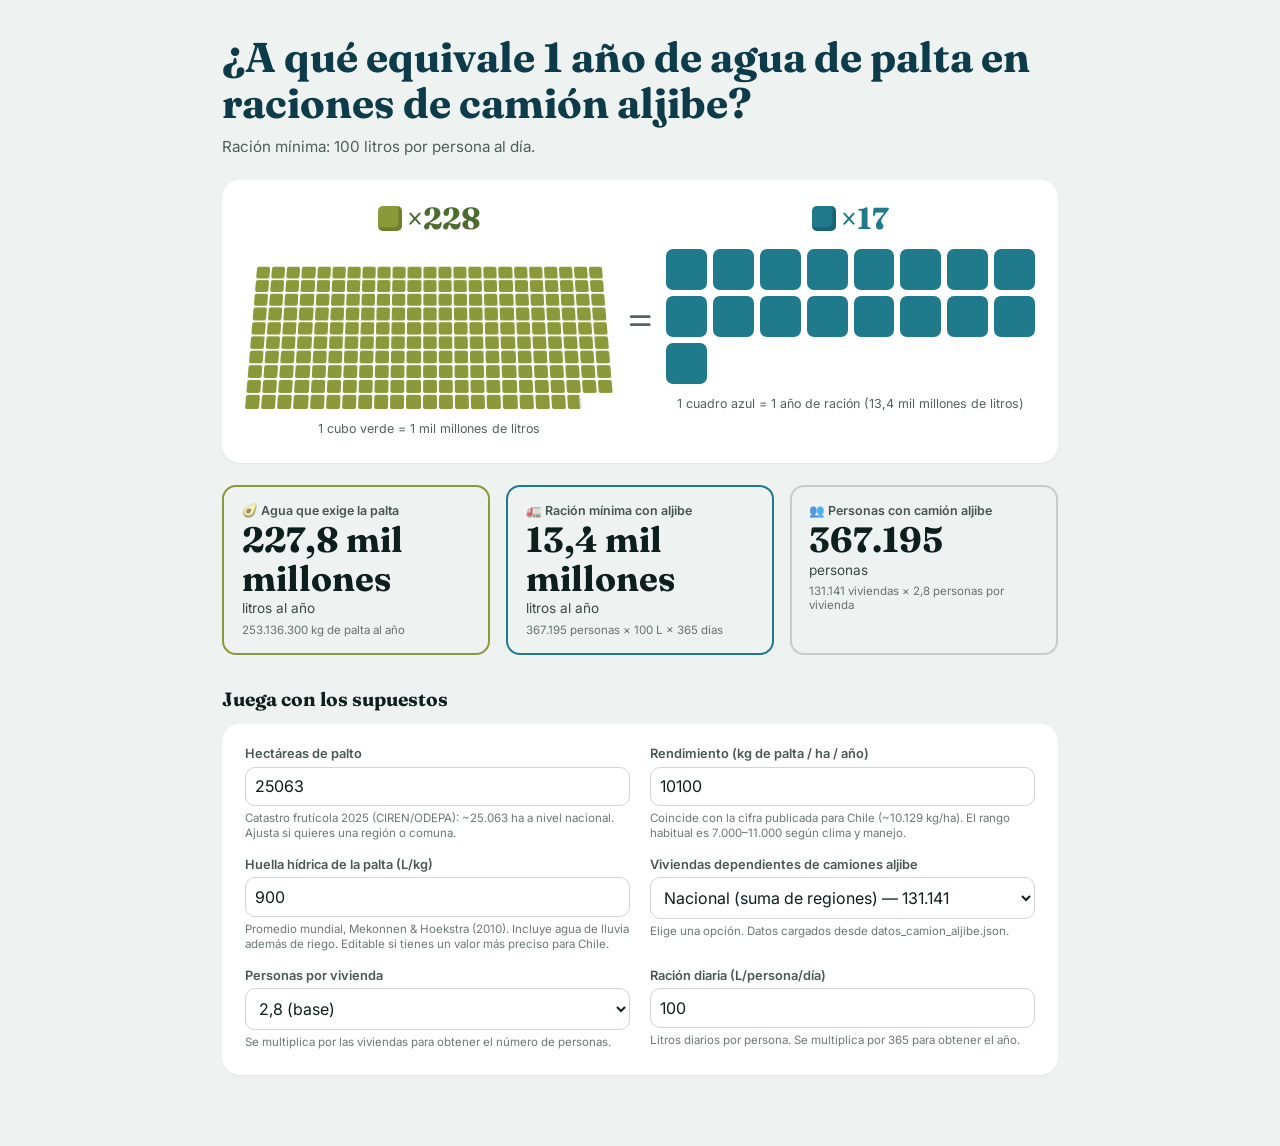
<file: visualizaciones/balanza/index.html>
<!DOCTYPE html>
<html lang="es">
<head>
<meta charset="UTF-8">
<meta name="viewport" content="width=device-width, initial-scale=1, viewport-fit=cover">
<script>if (window.parent !== window) document.documentElement.classList.add('embed');</script>
<title>¿Cuánta agua usa el palto frente al agua de camiones aljibe?</title>
<link rel="preconnect" href="https://fonts.googleapis.com">
<link rel="preconnect" href="https://fonts.gstatic.com" crossorigin>
<link href="https://fonts.googleapis.com/css2?family=Fraunces:opsz,wght@9..144,500;9..144,700&family=Inter:wght@400;500;600&display=swap" rel="stylesheet">
<style>
  :root{
    --agua-1:#0d3b4a; --agua-2:#1f7a8c; --agua-3:#bfe3e8;
    --palta-1:#4c6b2f; --palta-2:#8a9a3a; --palta-cell:#b9c77a;
    --bg:#eef3f1; --ink:#0d1f1c; --card:#ffffff;
    padding-top: env(safe-area-inset-top, 0px);
    padding-bottom: env(safe-area-inset-bottom, 0px);
  }
  @media (prefers-color-scheme: dark){
    :root:not([data-theme="light"]){ --bg:#0e1513; --ink:#eef3f1; --card:#152220; --agua-3:#4dc2d7; --palta-cell:#5d7a34; }
  }
  :root[data-theme="dark"]{ --bg:#0e1513; --ink:#eef3f1; --card:#152220; --agua-3:#4dc2d7; --palta-cell:#5d7a34; }
  *{box-sizing:border-box;}
  html,body{height:100%;}
  body{margin:0; background:var(--bg); color:var(--ink); font-family:'Inter',system-ui,-apple-system,sans-serif; -webkit-font-smoothing:antialiased;}
  .wrap{max-width:880px;margin:0 auto;padding:2.2rem 1.4rem 3rem;}
  h1{font-family:'Fraunces',Georgia,serif; font-weight:700; font-size:clamp(1.7rem,4vw,2.5rem); line-height:1.1; margin:0 0 .4rem; color:var(--agua-1);}
  @media (prefers-color-scheme: dark){ :root:not([data-theme="light"]) h1{color:var(--agua-3);} }
  :root[data-theme="dark"] h1{color:var(--agua-3);}
  .subtitulo{font-size:.95rem;opacity:.7;line-height:1.4;margin:0 0 1.4rem;max-width:60ch;}
  h1{font-size:clamp(1.7rem,5vw,2.6rem) !important; margin-bottom:.6rem !important;}
  h1 b{color:var(--agua-2);} 
  @media (prefers-color-scheme: dark){ :root:not([data-theme="light"]) h1 b{color:#4dc2d7;} }
  :root[data-theme="dark"] h1 b{color:#4dc2d7;}
  h2{font-family:'Fraunces',Georgia,serif;font-size:1.2rem;margin:2rem 0 .8rem;}
  .hero{display:flex;flex-direction:column;align-items:center;gap:1rem;padding:1.6rem 1.2rem;}
  .panel{background:var(--card); border-radius:18px; padding:1.4rem 1.4rem 1.6rem; box-shadow:0 1px 2px rgba(0,0,0,.06); margin-bottom:1.4rem;}
  .controls{display:grid; grid-template-columns:1fr 1fr; gap:1rem 1.2rem;}
  @media (max-width:520px){ .controls{grid-template-columns:1fr;} }
  label{display:block; font-size:.8rem; font-weight:600; margin-bottom:.35rem; opacity:.75;}
  input, select{width:100%; padding:.55rem .6rem; border-radius:10px; border:1px solid rgba(128,128,128,.35); font-size:1rem; font-family:inherit; background:transparent; color:inherit;}
  input:focus, select:focus{outline:2px solid var(--agua-2); outline-offset:1px;}
  .hint{font-size:.72rem; opacity:.6; margin-top:.3rem; line-height:1.3;}

  /* Tarjetas de litros */
  .duo{display:grid; grid-template-columns:repeat(auto-fit,minmax(200px,1fr)); gap:1rem; margin:0 0 1.4rem;}
  @media (max-width:520px){ .duo{grid-template-columns:1fr;} }
  .stat{border-radius:14px; padding:1rem 1.1rem; border:2px solid; }
  .stat.palta{border-color:var(--palta-2);}
  .stat.aljibe{border-color:var(--agua-2);}
  .stat{border-color:rgba(128,128,128,.35);}
  .stat .t{font-size:.78rem; font-weight:600; opacity:.75; margin:0 0 .2rem;}
  .stat .n{font-family:'Fraunces',serif; font-weight:700; font-size:clamp(1.6rem,5vw,2.2rem); line-height:1.1; margin:0;}
  .stat .u{font-size:.85rem; opacity:.8; margin:.1rem 0 0;}
  .stat .l{font-size:.72rem; opacity:.6; margin:.4rem 0 0;}

  /* Gráfico de 100 cuadros */
  .igualdad{display:grid; grid-template-columns:1fr auto 1fr; gap:.8rem; align-items:start; width:100%;}
  @media (max-width:560px){ .igualdad{grid-template-columns:1fr;} }
  .lado{display:flex;flex-direction:column;align-items:center;text-align:center;gap:.35rem;min-width:0;}
  .gran{font-family:'Fraunces',serif;font-weight:700;font-size:clamp(1.3rem,4.5vw,1.9rem);line-height:1.1;margin:0;}
  .verde .gran{color:var(--palta-1);} .azul .gran{color:var(--agua-2);}
  @media (prefers-color-scheme: dark){ :root:not([data-theme="light"]) .verde .gran{color:#a9c26a;} :root:not([data-theme="light"]) .azul .gran{color:#4dc2d7;} }
  :root[data-theme="dark"] .verde .gran{color:#a9c26a;} :root[data-theme="dark"] .azul .gran{color:#4dc2d7;}
  .ico{display:inline-block;width:.8em;height:.8em;border-radius:.16em;margin-right:.18em;vertical-align:-.04em;box-shadow:inset -.12em -.12em 0 rgba(0,0,0,.18);}
  .ico.v{background:var(--palta-2);} .ico.a{background:var(--agua-2);}
  .gran{margin-bottom:.5rem !important;}
  .peq{font-size:.82rem;opacity:.7;margin:0 0 .4rem;line-height:1.3;}
  .igual{font-family:'Fraunces',serif;font-weight:700;font-size:3rem;line-height:1;align-self:center;opacity:.7;text-align:center;}
  .cubos{display:grid;width:100%;transform-origin:50% 100%;}
  .cubos.v{grid-template-columns:repeat(auto-fill,minmax(14px,1fr));gap:2px;}
  .cubos.v i{aspect-ratio:1;border-radius:2px;background:rgba(128,128,128,.22);}
  .cubos.a{grid-template-columns:repeat(auto-fill,minmax(36px,1fr));gap:6px;}
  .cubos.a i{aspect-ratio:1;border-radius:7px;background:rgba(128,128,128,.22);}
  .cap{font-size:.78rem;opacity:.7;margin:.4rem 0 0;line-height:1.3;}
  .leyenda{display:flex;gap:1.4rem;flex-wrap:wrap;justify-content:center;font-size:1.05rem;font-weight:600;}
  .leyenda span{display:inline-block; width:.9rem; height:.9rem; border-radius:3px; margin-right:.45rem; vertical-align:-2px;}
  .leyenda span.az{background:transparent; border:3px solid var(--agua-2);}
  .leyenda{flex-direction:column;align-items:center;gap:.4rem;font-size:.95rem;}
  .resultado{text-align:center; font-family:'Fraunces',serif; font-weight:600; font-size:clamp(1.05rem,3vw,1.3rem); line-height:1.35; margin:0 0 .2rem;}
  .resultado b{color:var(--agua-2);}
  @media (prefers-color-scheme: dark){ :root:not([data-theme="light"]) .resultado b{color:var(--agua-3);} }
  :root[data-theme="dark"] .resultado b{color:var(--agua-3);}
  .sub{text-align:center; font-size:.9rem; opacity:.7; margin:.3rem 0 0;}
  .fuentes{font-size:.72rem; opacity:.55; line-height:1.5; margin-top:1.6rem;}
  /* Modo embebido (dentro del iframe del index): sin márgenes propios ni fondo */
  .embed body{background:transparent;}
  .embed .wrap{max-width:none;padding:0 0 1rem;}
  .embed h1{font-size:clamp(1.3rem,3.5vw,1.8rem) !important;}
</style>
</head>
<body>
<div class="wrap">
  <h1 id="titular">¿A qué equivale 1 año de agua de palta en raciones de camión aljibe?</h1>
  <p class="subtitulo" id="subtitulo"></p>

  <div class="panel hero">
    <div class="igualdad">
      <div class="lado verde">
        <p class="gran" id="g-n">–</p>
        <div class="cubos v" id="cubosV" role="img" aria-label="Cubos verdes de agua de la palta"></div>
        <p class="cap" id="g-cap"></p>
      </div>
      <div class="igual">=</div>
      <div class="lado azul">
        <p class="gran" id="a-n">–</p>
        <div class="cubos a" id="cubosA" role="img" aria-label="Cuadros azules, cada uno es un año de ración de agua"></div>
        <p class="cap" id="a-cap"></p>
      </div>
    </div>
  </div>

  <div class="duo">
    <div class="stat palta">
      <p class="t">🥑 Agua que exige la palta</p>
      <p class="n" id="pool-palta">–</p>
      <p class="u">litros al año</p>
      <p class="l" id="l-palta"></p>
    </div>
    <div class="stat aljibe">
      <p class="t">🚛 Ración mínima con aljibe</p>
      <p class="n" id="pool-aljibe">–</p>
      <p class="u">litros al año</p>
      <p class="l" id="l-aljibe"></p>
    </div>
    <div class="stat">
      <p class="t">👥 Personas con camión aljibe</p>
      <p class="n" id="eq-n">–</p>
      <p class="u">personas</p>
      <p class="l" id="eq-l"></p>
    </div>
  </div>

  <h2>Juega con los supuestos</h2>
  <div class="panel">
    <div class="controls">
      <div>
        <label for="ha">Hectáreas de palto</label>
        <input type="number" id="ha" value="25063" min="0" step="100">
        <div class="hint">Catastro frutícola 2025 (CIREN/ODEPA): ~25.063 ha a nivel nacional. Ajusta si quieres una región o comuna.</div>
      </div>
      <div>
        <label for="rendimiento">Rendimiento (kg de palta / ha / año)</label>
        <input type="number" id="rendimiento" value="10100" min="0" step="50">
        <div class="hint">Coincide con la cifra publicada para Chile (~10.129 kg/ha). El rango habitual es 7.000–11.000 según clima y manejo.</div>
      </div>
      <div>
        <label for="huella">Huella hídrica de la palta (L/kg)</label>
        <input type="number" id="huella" value="900" min="0" step="1">
        <div class="hint">Promedio mundial, Mekonnen &amp; Hoekstra (2010). Incluye agua de lluvia además de riego. Editable si tienes un valor más preciso para Chile.</div>
      </div>
      <div>
        <label for="viviendas">Viviendas dependientes de camiones aljibe</label>
        <select id="viviendas" aria-label="Viviendas dependientes de camiones aljibe"></select>
        <div class="hint">Elige una opción. <span id="estado-datos">Cargando datos…</span></div>
      </div>
      <div>
        <label for="pph">Personas por vivienda</label>
        <select id="pph">
          <option value="2">2,0</option>
          <option value="2.5">2,5</option>
          <option value="2.8" selected>2,8 (base)</option>
          <option value="3">3,0</option>
          <option value="3.5">3,5</option>
          <option value="4">4,0</option>
        </select>
        <div class="hint">Se multiplica por las viviendas para obtener el número de personas.</div>
      </div>
      <div>
        <label for="consumo">Ración diaria (L/persona/día)</label>
        <input type="number" id="consumo" value="100" min="1" step="1">
        <div class="hint">Litros diarios por persona. Se multiplica por 365 para obtener el año.</div>
      </div>
    </div>
  </div>

</div>

<script>
  const $ = id => document.getElementById(id);
  const haInput=$('ha'), rendInput=$('rendimiento'), huellaInput=$('huella'),
        viviendasSelect=$('viviendas'), pphSelect=$('pph'), consumoInput=$('consumo');

  const cubosV = $('cubosV'), cubosA = $('cubosA');
  function nice(x){ if (!(x > 0)) return 1; const e = Math.pow(10, Math.floor(Math.log10(x))); const m = x / e; return (m <= 1 ? 1 : m <= 2 ? 2 : m <= 5 ? 5 : 10) * e; }
  function fmt(n){ return Math.round(n).toLocaleString('es-CL'); }
  function fmtCompacto(n){ return new Intl.NumberFormat('es-CL',{notation:'compact',maximumFractionDigits:1}).format(n); }
  function pctMayorEnPalta(a,b){ return b > 0 ? (a / b) * 100 : 0; }
  function fmtLitros(n){
    if (n >= 1e12) return fmtDec(n/1e12) + ' billones';
    if (n >= 1e9) return fmtDec(n/1e9) + ' mil millones';
    if (n >= 1e6) return fmtDec(n/1e6) + ' millones';
    return fmt(n);
  }
  function fmtDec(n){ return n.toLocaleString('es-CL',{maximumFractionDigits:1}); }

  // Valores de respaldo si no se puede leer datos_camion_aljibe.json
  // OJO: Coquimbo y La Araucanía tienen el mismo valor (16.817); revisar con el dataset original.
  const DATOS_RESPALDO = {
    "Antofagasta":7523,"Arica y Parinacota":3989,"Atacama":10192,
    "Aysén del General Carlos Ibáñez del Campo":61,"Biobío":7432,"Coquimbo":16817,
    "La Araucanía":16817,"Libertador General Bernardo O'Higgins":4272,"Los Lagos":4159,
    "Los Ríos":1909,"Magallanes y de la Antártica Chilena":1169,"Maule":5731,
    "Metropolitana de Santiago":10155,"Tarapacá":11306,"Valparaíso":24560,"Ñuble":5049
  };
  const estadoDatos = $('estado-datos');

  function normalizar(json){
    const out = {};
    const pares = Array.isArray(json) ? json.map(it => [it && it.region, it && it.cantidad]) : Object.entries(json || {});
    pares.forEach(([nombre, valor]) => {
      const n = Number(valor);
      if (typeof nombre === 'string' && Number.isFinite(n) && n >= 0) out[nombre] = n;
    });
    return out;
  }

  function poblarSelect(datos){
    const entradas = Object.entries(datos);
    if (!entradas.some(([k]) => k.trim().toLowerCase() === 'nacional')){
      entradas.unshift(['Nacional (suma de regiones)', entradas.reduce((a,[,v]) => a+v, 0)]);
    }
    viviendasSelect.textContent = '';
    entradas.forEach(([nombre, valor]) => {
      const op = document.createElement('option');
      op.value = valor;
      op.textContent = nombre + ' — ' + fmt(valor);
      viviendasSelect.appendChild(op);
    });
    viviendasSelect.selectedIndex = 0;
    calcular();
  }

  async function cargarDatosAljibe(){
    let datos = DATOS_RESPALDO;
    let msg = 'Usando valores de respaldo (no se pudo leer datos_camion_aljibe.json).';
    try{
      const r = await fetch('datos_camion_aljibe.json', {cache:'no-cache'});
      if (!r.ok) throw new Error('HTTP ' + r.status);
      const limpio = normalizar(await r.json());
      if (Object.keys(limpio).length){ datos = limpio; msg = 'Datos cargados desde datos_camion_aljibe.json.'; }
    }catch(e){}
    estadoDatos.textContent = msg;
    poblarSelect(datos);
  }

  function calcular(){
    const ha = Math.max(0, parseFloat(haInput.value) || 0);
    const rend = Math.max(0, parseFloat(rendInput.value) || 0);
    const huella = Math.max(0, parseFloat(huellaInput.value) || 0);
    const viviendas = Math.max(0, parseFloat(viviendasSelect.value) || 0);
    const pph = Math.max(0, parseFloat(pphSelect.value) || 0);
    const consumo = Math.max(1, parseFloat(consumoInput.value) || 1);
    const personas = viviendas * pph;

    const litrosPalta = ha * rend * huella;            // L por año
    const litrosAljibe = personas * consumo * 365;     // L por año

    $('pool-palta').textContent = fmtLitros(litrosPalta);
    $('pool-aljibe').textContent = fmtLitros(litrosAljibe);
    $('l-palta').textContent = fmt(ha * rend) + ' kg de palta al año';
    $('l-aljibe').textContent = fmt(personas) + ' personas × ' + fmt(consumo) + ' L × 365 días';

    const años = litrosAljibe > 0 ? litrosPalta / litrosAljibe : 0;

    // Lado verde: cubos de una cantidad "redonda" de litros (máx. ~300 cubos)
    const unidadV = litrosPalta > 0 ? nice(litrosPalta / 300) : 0;
    const nV = unidadV > 0 ? litrosPalta / unidadV : 0;
    cubosV.textContent = '';
    for (let k = 0; k < Math.ceil(nV); k++){
      const c = document.createElement('i');
      const f = Math.min(1, nV - k);
      c.style.background = f >= 1 ? 'var(--palta-2)' : 'linear-gradient(to right, var(--palta-2) ' + (f*100) + '%, rgba(128,128,128,.22) ' + (f*100) + '%)';
      cubosV.appendChild(c);
    }
    cubosV.style.transform = nV > 150 ? 'perspective(700px) rotateX(18deg)' : 'none';
    $('g-n').innerHTML = nV > 0 ? '<span class="ico v"></span>×' + (nV >= 10 ? fmt(nV) : fmtDec(nV)) : '–';
    $('g-cap').innerHTML = unidadV > 0 ? '1 cubo verde = ' + fmtLitros(unidadV) + (unidadV >= 1e6 ? ' de' : '') + ' litros' : '';

    // Lado azul: 1 cuadro = 1 año de ración (o 10, 100… si son muchos)
    let unidadA = 1;
    while (años / unidadA > 60) unidadA *= 10;
    const nA = años / unidadA;
    cubosA.textContent = '';
    for (let k = 0; k < Math.ceil(nA); k++){
      const c = document.createElement('i');
      const f = Math.min(1, nA - k);
      c.style.background = f >= 1 ? 'var(--agua-2)' : 'linear-gradient(to right, var(--agua-2) ' + (f*100) + '%, rgba(128,128,128,.22) ' + (f*100) + '%)';
      cubosA.appendChild(c);
    }
    if (litrosAljibe > 0){
      $('a-n').innerHTML = '<span class="ico a"></span>×' + fmtDec(nA);
      $('a-cap').innerHTML = '1 cuadro azul = ' + (unidadA === 1 ? '1 año' : fmt(unidadA) + ' años') + ' de ración (' + fmtLitros(litrosAljibe * unidadA) + (litrosAljibe * unidadA >= 1e6 ? ' de' : '') + ' litros)';
    } else {
      $('a-n').textContent = '–'; $('a-cap').textContent = 'Elige una opción de viviendas';
    }

    $('eq-n').textContent = fmt(personas);
    $('eq-l').textContent = fmt(viviendas) + ' viviendas × ' + fmtDec(pph) + ' personas por vivienda';
    $('subtitulo').textContent = 'Ración mínima: ' + fmt(consumo) + ' litros por persona al día.';
  }

  [haInput, rendInput, huellaInput, consumoInput].forEach(el => el.addEventListener('input', calcular));
  [viviendasSelect, pphSelect].forEach(el => el.addEventListener('change', calcular));
  calcular();
  cargarDatosAljibe();

  // Informa su altura a la página que la incrusta (iframe)
  (function(){
    if (window.parent === window) return;
    const wrap = document.querySelector('.wrap');
    function enviarAltura(){
      window.parent.postMessage({tipo:'balanza-altura', altura: Math.ceil(wrap.getBoundingClientRect().height)}, '*');
    }
    if ('ResizeObserver' in window) new ResizeObserver(enviarAltura).observe(wrap);
    window.addEventListener('load', enviarAltura);
    enviarAltura();
  })();
</script>
</body>
</html>
</file>
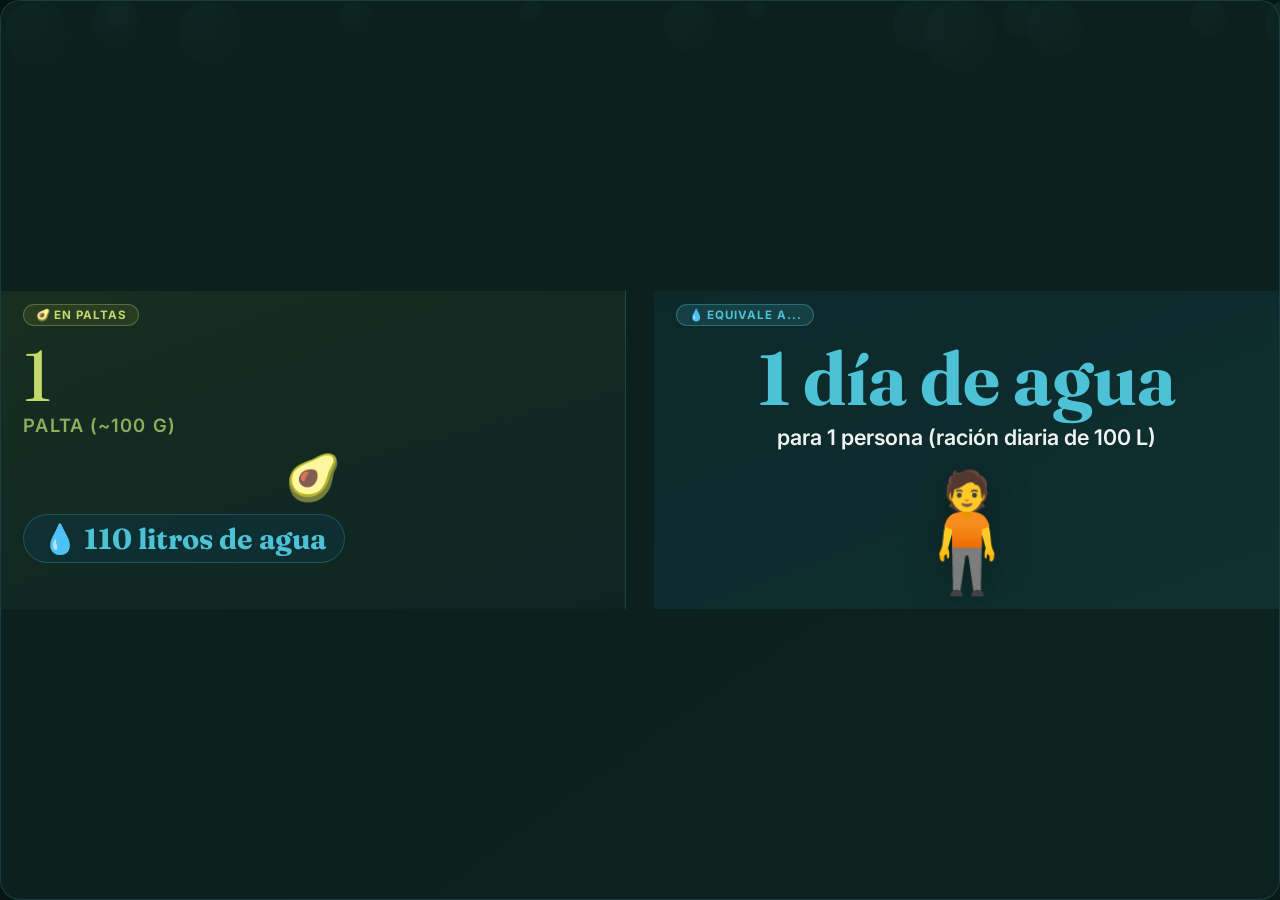
<file: visualizaciones/escala_agua/index.html>
<!DOCTYPE html>
<html lang="es">
<head>
<meta charset="UTF-8">
<meta name="viewport" content="width=device-width, initial-scale=1">
<title>Escala Hídrica de la Palta</title>
<link rel="preconnect" href="https://fonts.googleapis.com">
<link rel="preconnect" href="https://fonts.gstatic.com" crossorigin>
<link href="https://fonts.googleapis.com/css2?family=Fraunces:opsz,wght@9..144,500;9..144,700&family=Inter:wght@400;500;600;700&display=swap" rel="stylesheet">
<style>
  :root {
    --agua-1: #0d3b4a;
    --agua-2: #1f7a8c;
    --agua-3: #4dc2d7;
    --agua-4: #a8e6ef;
    --palta-1: #4c6b2f;
    --palta-2: #8a9a3a;
    --palta-3: #c5d96a;
    --bg: #071512;
    --card: #0e2420;
    --card2: #091714;
    --ink: #eef3f1;
    --ink-dim: rgba(238,243,241,0.68);
    --sep: rgba(77,194,215,0.18);
  }

  * { box-sizing: border-box; margin: 0; padding: 0; }

  html, body { height: 100%; }

  body {
    background: linear-gradient(145deg, #071512 0%, #0a1f1a 100%);
    color: var(--ink);
    font-family: 'Inter', system-ui, sans-serif;
    -webkit-font-smoothing: antialiased;
    min-height: 100%;
  }

  /* ─── BURBUJAS ─── */
  .bg-particles { position: fixed; inset: 0; pointer-events: none; z-index: 0; overflow: hidden; }
  .bubble {
    position: absolute; border-radius: 50%;
    background: radial-gradient(circle at 30% 30%, rgba(77,194,215,0.14), rgba(31,122,140,0.02));
    animation: float-up linear infinite;
  }
  @keyframes float-up {
    0%   { transform: translateY(100vh) scale(0.5); opacity: 0; }
    10%  { opacity: 0.8; }
    90%  { opacity: 0.4; }
    100% { transform: translateY(-20vh) scale(1.1); opacity: 0; }
  }

  /* ─── WRAP ─── */
  .wrap {
    position: relative; z-index: 1;
    max-width: 1300px; width: 100%; margin: 0 auto;
    padding: 0;
    box-sizing: border-box;
    height: 100%;
    display: flex;
    flex-direction: column;
    justify-content: center;
  }

  /* ─── PANEL PRINCIPAL: panorámico, ancho y bajo ─── */
  .panel {
    background: rgba(14,36,32,0.82);
    border-radius: 20px;
    border: 1px solid var(--sep);
    overflow: hidden;
    box-shadow: 0 8px 48px rgba(0,0,0,0.4);
    display: flex;
    flex-direction: column;
    justify-content: center;
    min-height: 0;
    height: 100%;
  }

  /* ─── LAYOUT TV: paltas | centro vital (sin botones internos) ─── */
  .bipart {
    display: grid;
    grid-template-columns: minmax(0, 1fr) minmax(0, 1fr);
    gap: clamp(1rem, 2.2vw, 2rem);
    align-items: stretch;
    justify-content: center;
    width: 100%;
    max-width: 100%;
    min-height: 0;
  }
  .bipart .lado-paltas,
  .bipart .lado-equiv {
    width: 100%;
    min-width: 0;
    min-height: 0;
    overflow: hidden;
  }

  /* TAGS DE COLUMNA */
  .lado-tag {
    display: inline-flex;
    align-items: center;
    gap: .35rem;
    font-size: .72rem;
    font-weight: 700;
    text-transform: uppercase;
    letter-spacing: .08em;
    padding: .2rem .7rem;
    border-radius: 999px;
    margin-bottom: .5rem;
  }
  .tag-palta {
    background: rgba(138,154,58,0.15);
    border: 1px solid rgba(197,217,106,0.3);
    color: var(--palta-3);
  }
  .tag-equiv {
    background: rgba(77,194,215,0.15);
    border: 1px solid rgba(77,194,215,0.35);
    color: var(--agua-3);
  }

  /* LADO IZQUIERDO — paltas (tags pegados arriba, resto agrandado) */
  .lado-paltas {
    background: linear-gradient(160deg, rgba(76,107,47,0.18) 0%, rgba(13,59,74,0.12) 100%);
    border-right: 1px solid var(--sep);
    padding: clamp(0.6rem, 1.5vh, 1rem) clamp(0.8rem, 2vw, 1.4rem);
    display: flex;
    flex-direction: column;
    align-items: flex-start;
    justify-content: flex-start;
    position: relative;
    min-height: 0;
    min-width: 0;
    overflow: hidden;
  }
  .lado-paltas .lado-tag { align-self: flex-start; margin-bottom: 0.9rem; }
  .lado-equiv .lado-tag { align-self: flex-start; margin-bottom: 0.9rem; }
  .lado-paltas .sector-num {
    font-family: 'Fraunces', Georgia, serif;
    font-size: clamp(2.6rem, 5.5vw, 5rem);
    color: var(--palta-3);
    line-height: 1;
    margin-bottom: .2rem;
    transition: all .3s cubic-bezier(.34,1.56,.64,1);
  }
  .lado-paltas .sector-label {
    font-size: clamp(0.95rem, 1.6vw, 1.15rem);
    color: #8dae5a;
    font-weight: 600;
    letter-spacing: .06em;
    text-transform: uppercase;
    margin-bottom: .9rem;
    min-height: 1.2rem;
  }

  /* Grid de emojis (llena el ancho disponible) */
  .avo-field {
    width: 100%;
    max-width: 460px;
    min-height: 0;
    max-height: clamp(140px, 28vh, 250px);
    display: flex;
    flex-wrap: wrap;
    align-items: center;
    justify-content: center;
    gap: 5px;
    overflow: hidden;
    position: relative;
    margin: 0 auto;
  }
  .avo-field.dense { gap: 3px; }
  .avo-emoji {
    font-size: clamp(2.2rem, 5vh, 3.6rem);
    line-height: 1.15;
    animation: pop-in .25s ease backwards;
    display: inline-block;
  }
  .avo-field.dense .avo-emoji { font-size: clamp(1.7rem, 3.8vh, 2.7rem); }
  .avo-field.very-dense .avo-emoji { font-size: clamp(1.3rem, 2.8vh, 2rem); }
  @keyframes pop-in {
    from { transform: scale(0) rotate(-20deg); opacity: 0; }
    to   { transform: scale(1) rotate(0deg); opacity: 1; }
  }
  /* Fade bottom para muchas paltas */
  .avo-field.faded::after {
    content: '';
    position: absolute;
    bottom: 0; left: 0; right: 0;
    height: 80px;
    background: linear-gradient(transparent, var(--card2));
    pointer-events: none;
  }

  /* LADO DERECHO — equivalencia (centro vital, protagonista) */
  .lado-equiv {
    background: linear-gradient(160deg, rgba(13,59,74,0.28) 0%, rgba(31,122,140,0.16) 100%);
    padding: clamp(0.6rem, 1.5vh, 1rem) clamp(0.8rem, 2vw, 1.4rem);
    display: flex;
    flex-direction: column;
    align-items: center;
    justify-content: flex-start;
    text-align: center;
    position: relative;
    min-height: 0;
    min-width: 0;
    overflow: hidden;
  }

  /* Equivalencia visual: Número y textos arriba */
  .equiv-valor {
    font-family: 'Fraunces', Georgia, serif;
    font-size: clamp(2.8rem, 5.8vw, 5.2rem);
    font-weight: 700;
    color: var(--agua-3);
    line-height: 1.02;
    margin-bottom: .35rem;
    transition: all .25s ease;
  }
  .equiv-desc {
    font-size: clamp(1rem, 2vw, 1.35rem);
    color: var(--ink);
    font-weight: 600;
    line-height: 1.4;
    max-width: 32ch;
    margin: 0 auto;
  }

  /* Icono / Emoji en el centro */
  .equiv-visual {
    display: flex;
    align-items: center;
    justify-content: center;
    padding: .7rem 0 0;
  }
  .equiv-icon {
    font-size: clamp(4.5rem, 9vw, 7.5rem);
    display: inline-block;
    line-height: 1.15;
    white-space: nowrap;
    filter: drop-shadow(0 6px 20px rgba(0,0,0,0.35));
    transition: transform .25s ease;
  }
  .equiv-icon:hover {
    transform: scale(1.1) rotate(4deg);
  }

  /* Mini fila de litros integrada bajo las paltas */
  .litros-mini {
    margin-top: .7rem;
    font-family: 'Fraunces', Georgia, serif;
    font-size: clamp(1.1rem, 2.4vw, 1.8rem);
    font-weight: 700;
    color: var(--agua-3);
    background: rgba(13,59,74,0.4);
    border: 1px solid rgba(77,194,215,0.25);
    border-radius: 999px;
    padding: .4rem 1.1rem;
    white-space: nowrap;
    max-width: 100%;
  }

  /* ─── RESPONSIVE ─── */
  /* El iframe hereda el ancho del contenedor padre: usamos container queries
     implícitas vía aspect-ratio + clamp para no deformar en pantallas chicas */
  @media (max-width: 720px) {
    .bipart { grid-template-columns: 1fr; overflow-y: auto; }
    .lado-paltas { border-right: none; border-bottom: 1px solid var(--sep); }
    .lado-equiv { border-bottom: none; }
    .avo-emoji { font-size: clamp(0.9rem, 3vw, 1.2rem); }
    .equiv-valor { font-size: clamp(1.8rem, 8vw, 2.4rem); }
    .litros-mini { white-space: normal; text-align: center; }
  }
  /* Ventana del iframe angosta (el padre le da poco ancho): compactar */
  @media (max-width: 560px) {
    .lado-paltas .sector-num { font-size: clamp(1.4rem, 7vw, 2rem); }
    .equiv-valor { font-size: clamp(1.5rem, 7vw, 2rem); }
    .equiv-icon { font-size: clamp(2.2rem, 10vw, 3rem); }
  }
</style>
</head>
<body>

<div class="bg-particles" id="bg-particles"></div>

<div class="wrap">

  <!-- PANEL PRINCIPAL TRIPARTITO -->
  <div class="panel">

    <!-- TRIPARTITO: paltas | centro vital | botones -->
    <div class="bipart">

      <!-- IZQUIERDA: paltas en litros -->
      <div class="lado-paltas">
        <span class="lado-tag tag-palta">🥑 En paltas</span>
        <div class="sector-num" id="num-paltas">1</div>
        <div class="sector-label" id="label-paltas">palta</div>
        <div class="avo-field" id="avo-field"></div>
        <div class="litros-mini">💧 <span id="litros-val">100 litros</span> de agua</div>
      </div>

      <!-- CENTRO: información vital -->
      <div class="lado-equiv">
        <span class="lado-tag tag-equiv">💧 Equivale a...</span>
        <div class="equiv-valor" id="equiv-valor">1 día de agua</div>
        <div class="equiv-desc" id="equiv-desc">para 1 persona (ración diaria de 100 L)</div>
        <div class="equiv-visual">
          <span class="equiv-icon" id="equiv-icon">🧍</span>
        </div>
      </div>

    </div>

  </div><!-- /panel -->

</div><!-- /wrap -->

<script>
// ─── DATOS (fuente única de verdad) ─────────────────────────────────
// Base: ~1.100 L por kilo de palta (≈10 paltas de ~100 g) → 1 palta ≈ 110 L ≈ 1 ración diaria
// Estándar legal: 1 ración diaria = 100 L/día por persona (Corte Suprema y Contraloría)
// Requerimiento hídrico: ~1.100 m³ por tonelada de palta (coherente con mapa del proyecto)
// → 1 palta ≈ 110 L ≈ 1 día de agua para 1 persona
// → 1 ton = 1.100.000 L = 11.000 raciones = 11.000 días-persona ≈ 30 años para 1 persona
//    ≈ 1 día de agua para un pueblo de ~11.000 personas (ej. Petorca, región de Valparaíso)
// → Chile 2025-26: 265.000 ton (Diario Frutícola / Paltas de Chile)
//    = 291.500.000 m³ = 2.915 millones de raciones ≈ 364 días ≈ 12 meses para Santiago RM (~8 M personas)

const ESCALAS = [
  {
    key: "1palta",
    btnLabel: "🧍 1 palta",
    numPaltas: "1",
    labelPaltas: "palta (~100 g)",
    litros: 110,
    avos: 1,
    avoDense: false,
    icon: "🧍",
    valor: "1 día de agua",
    desc: "para 1 persona (ración diaria de 100 L)"
  },
  {
    key: "1ton",
    btnLabel: "🏘️ 1 tonelada",
    numPaltas: "≈10.000",
    labelPaltas: "paltas (1 tonelada)",
    litros: 1100000,
    avos: 220,
    avoDense: true,
    icon: "🏘️💧",
    valor: "30 años de agua",
    desc: "para 1 persona · o 1 día para Petorca entero"
  },
  {
    key: "265mil",
    btnLabel: "🏘️🏘️🏘️ Chile 25–26",
    numPaltas: "~2.650 millones",
    labelPaltas: "de paltas (cosecha 2025–26 · 265 mil ton)",
    litros: 291500000000,
    avos: 300,
    avoDense: true,
    icon: "🏘️🏘️🏘️",
    valor: "12 meses de agua",
    desc: "para todo Santiago"
  }
];

// ─── ESTADO ─────────────────────────────────────────────────────
let current = 0;

// ─── HELPERS ────────────────────────────────────────────────────
function formatLitros(l) {
  if (l >= 1e9)  return (l/1e9).toLocaleString('es-CL', {maximumFractionDigits:1}) + ' mil millones de litros';
  if (l >= 1e6)  return (l === 1e6 ? '1 millón de litros' : (l/1e6).toLocaleString('es-CL', {maximumFractionDigits:0}) + ' millones de litros');
  return l.toLocaleString('es-CL') + ' litros';
}

// ─── RENDER PALTAS ───────────────────────────────────────────────
function renderAvos(count, dense) {
  const field = document.getElementById('avo-field');
  field.innerHTML = '';

  // clases de densidad
  field.className = 'avo-field';
  if (count > 150) field.classList.add('very-dense');
  else if (count > 60) field.classList.add('dense');
  if (count > 100) field.classList.add('faded');

  const BATCH = 30; // animamos en lotes
  let rendered = 0;

  function addBatch() {
    const end = Math.min(rendered + BATCH, count);
    for (let i = rendered; i < end; i++) {
      const s = document.createElement('span');
      s.className = 'avo-emoji';
      s.textContent = '🥑';
      s.style.animationDelay = (i % BATCH) * 12 + 'ms';
      field.appendChild(s);
    }
    rendered = end;
    if (rendered < count) requestAnimationFrame(addBatch);
  }
  requestAnimationFrame(addBatch);
}

// ─── RENDER ESCALA (la TV solo muestra; el remoto vive en el index padre) ──
function setScale(idx) {
  current = idx;
  const d = ESCALAS[idx];

  // Animar — ocultar durante transición para evitar flash
  const animIds = ['num-paltas','label-paltas',
                   'equiv-valor','equiv-desc','equiv-icon'];
  animIds.forEach(id => {
    const el = document.getElementById(id);
    if (!el) return;
    el.style.transition = 'opacity .15s ease, transform .15s ease';
    el.style.transform = 'scale(0.85)';
    el.style.opacity = '0';
  });

  setTimeout(() => {
    document.getElementById('num-paltas').textContent = d.numPaltas;
    document.getElementById('label-paltas').textContent = d.labelPaltas;
    document.getElementById('equiv-valor').textContent = d.valor;
    document.getElementById('equiv-desc').textContent = d.desc;
    document.getElementById('equiv-icon').textContent = d.icon;
    document.getElementById('litros-val').textContent = formatLitros(d.litros);
    renderAvos(d.avos, d.avoDense);
    // Fade in
    animIds.forEach(id => {
      const el = document.getElementById(id);
      if (!el) return;
      el.style.transform = '';
      el.style.opacity = '';
    });
  }, 160);
}

// ─── CONTROL REMOTO EXTERNO (vive en index.html, fuera de la TV) ────
window.addEventListener('message', function(e) {
  const idx = e && e.data && e.data.escala;
  if (typeof idx === 'number' && ESCALAS[idx]) setScale(idx);
});

// ─── BURBUJAS ───────────────────────────────────────────────────
(function() {
  const c = document.getElementById('bg-particles');
  for (let i = 0; i < 14; i++) {
    const b = document.createElement('div');
    b.className = 'bubble';
    const s = Math.random() * 55 + 18;
    b.style.cssText = `width:${s}px;height:${s}px;left:${Math.random()*100}%;animation-duration:${Math.random()*22+14}s;animation-delay:${Math.random()*18}s;`;
    c.appendChild(b);
  }
})();

// ─── INIT ────────────────────────────────────────────────────────
setScale(0);

// Retransmitir wheel al parent para que el scroll del mouse funcione sobre este iframe
window.addEventListener('wheel', function(e) {
  if (window.parent !== window) {
    window.parent.postMessage({ tipo: 'wheel-scroll', deltaY: e.deltaY }, '*');
  }
}, { passive: true });
</script>
</body>
</html>
</file>
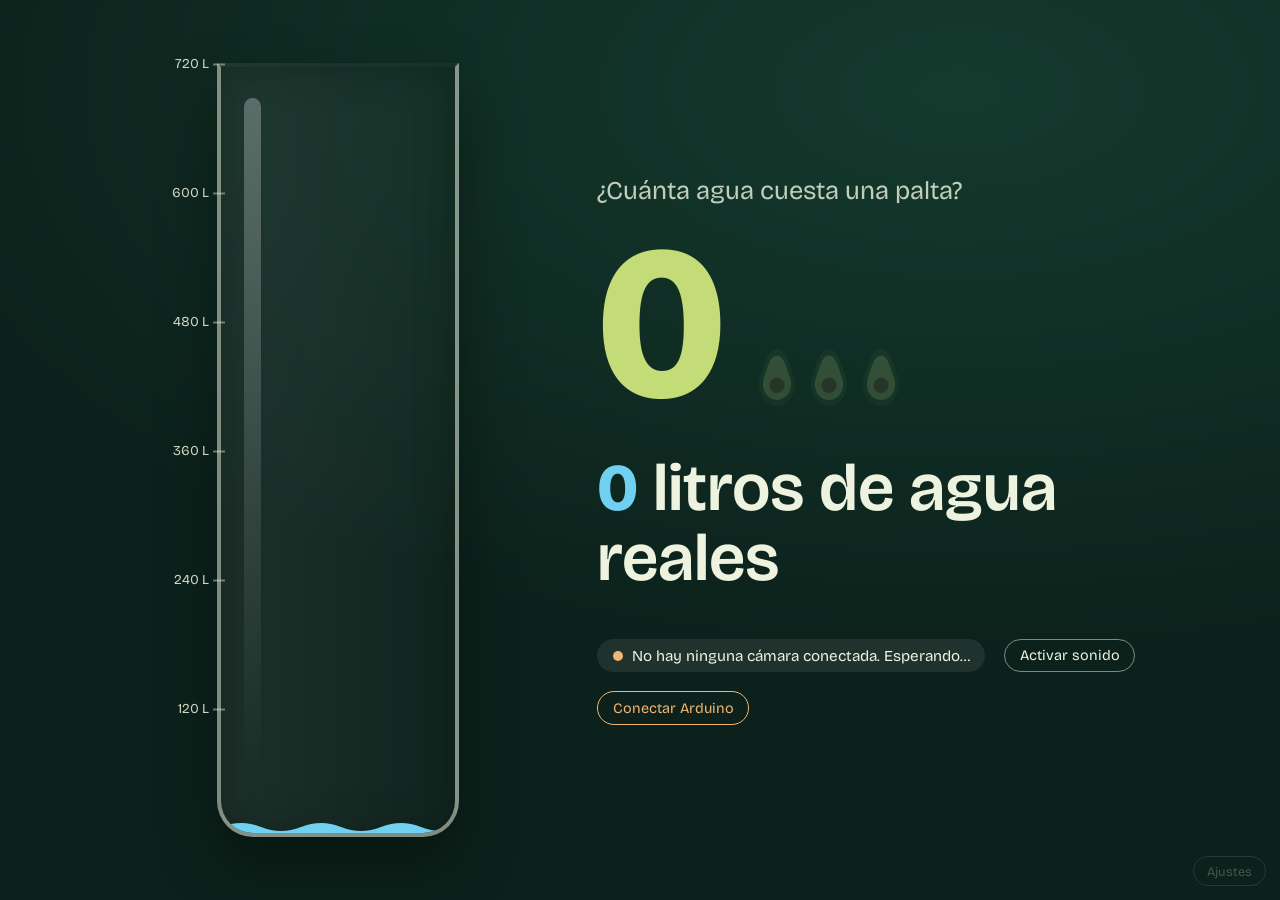
<file: fisicalizacion/bomba_web.html>
<!DOCTYPE html>
<html lang="es">
<head>
<meta charset="utf-8">
<meta name="viewport" content="width=device-width, initial-scale=1">
<title>¿Cuánta agua cuesta una palta?</title>
<!--
  TODO EN UNA PÁGINA: cámara + detección de paltas + bomba por USB (Web Serial).
  No necesita Python, servidor ni IP Webcam.

  Cómo usarla:
  1. Ábrela en Chrome o Edge desde una dirección segura (https://, por ejemplo GitHub Pages,
     o http://localhost). Web Serial y la cámara no funcionan en otras direcciones.
  2. Cámara: cualquier webcam, o el celular como "cámara conectada" de Windows 11
     (Configuración > Bluetooth y dispositivos > Dispositivos móviles).
  3. Pulsa "Conectar Arduino" una sola vez y elige el puerto. Después se reconecta solo,
     también al recargar la página o al desenchufar y volver a enchufar el USB.
  4. Teclas: A = ajustes · R = vaciar vaso (reiniciar nivel) · F = pantalla completa.

  El Arduino usa el mismo bomba_palta.ino: recibe '1' / '0' y apaga la bomba si pasa 1 s sin datos.
  Cierra el Monitor Serie del Arduino IDE (y test.py) antes: un puerto solo lo puede usar un programa.
-->
<link rel="stylesheet" href="https://fonts.googleapis.com/css2?family=Bricolage+Grotesque:opsz,wght@12..96,400;12..96,600;12..96,800&display=swap">
<style>
  :root {
    --fondo-1: #0c211b;
    --fondo-2: #143a2e;
    --crema: #eef3df;
    --palta: #c3dc77;
    --piel: #2f5d3a;
    --carne: #cfe58a;
    --carozo: #8a5a33;
    --agua-1: #6fd0f2;
    --agua-2: #2a8cbd;
    --vidrio: rgba(238, 243, 223, .5);
    --alerta: #f2b56f;
  }
  * { box-sizing: border-box; margin: 0; }
  html, body { height: 100%; }
  body {
    color: var(--crema);
    font-family: "Bricolage Grotesque", system-ui, sans-serif;
    background: radial-gradient(120% 90% at 75% 10%, var(--fondo-2), var(--fondo-1) 70%);
    display: grid; grid-template-columns: minmax(280px, 38%) 1fr;
    gap: 7vw; align-items: center; padding: 4vh 7vw; overflow: hidden;
  }

  /* ---------- VASO ---------- */
  .vaso-caja { position: relative; height: 86vh; max-height: 780px; width: min(100%, 320px); justify-self: center; }
  .vaso {
    position: absolute; inset: 0 0 0 78px; overflow: hidden;
    border: 4px solid var(--vidrio); border-top-color: transparent;
    border-radius: 0 0 36px 36px; background: linear-gradient(90deg, rgba(255,255,255,.07), rgba(255,255,255,.02));
    box-shadow: inset 0 0 40px rgba(0,0,0,.25), 0 30px 60px rgba(0,0,0,.35);
  }
  .vaso::after {
    content: ""; position: absolute; top: 4%; bottom: 8%; left: 10%; width: 7%;
    background: linear-gradient(rgba(255,255,255,.28), rgba(255,255,255,0)); border-radius: 20px; pointer-events: none;
  }
  .agua {
    position: absolute; left: 0; right: 0; bottom: 0; height: 0%;
    background: linear-gradient(var(--agua-1), var(--agua-2));
    transition: height .3s linear;
  }
  .ola {
    position: absolute; left: 0; right: 0; top: -14px; height: 16px;
    background: url("data:image/svg+xml,%3Csvg xmlns='http://www.w3.org/2000/svg' viewBox='0 0 80 16'%3E%3Cpath d='M0 16 V8 Q20 0 40 8 T80 8 V16Z' fill='%236fd0f2'/%3E%3C/svg%3E") repeat-x;
    background-size: 80px 16px; animation: ola 3s linear infinite;
  }
  .burbuja {
    position: absolute; bottom: 0; width: 9px; height: 9px; border-radius: 50%;
    border: 2px solid rgba(255,255,255,.7); opacity: 0; animation: sube 2.4s ease-in infinite; animation-play-state: paused;
  }
  .regando .burbuja { animation-play-state: running; }
  .burbuja:nth-child(1) { left: 20%; } .burbuja:nth-child(2) { left: 50%; animation-delay: .8s; } .burbuja:nth-child(3) { left: 75%; animation-delay: 1.5s; }
  @keyframes ola { to { background-position-x: 80px; } }
  @keyframes sube { 0% { transform: translateY(0); opacity: 0; } 15% { opacity: .9; } 100% { transform: translateY(-260px); opacity: 0; } }

  .marca { position: absolute; left: 0; width: 70px; text-align: right; transform: translateY(50%); font-size: .85rem; opacity: .85; }
  .marca b { display: block; font-size: .7rem; font-weight: 400; opacity: .7; margin-bottom: -2px; }
  .marca::after { content: ""; position: absolute; left: 74px; width: 12px; top: 50%; border-top: 2px solid var(--vidrio); }

  /* ---------- TEXTO ---------- */
  h1 { font-size: clamp(1.1rem, 2.2vw, 1.6rem); font-weight: 400; opacity: .8; margin-bottom: 3vh; }
  .paltas-fila { display: flex; align-items: flex-end; gap: 3vw; flex-wrap: wrap; }
  .numero { font-size: clamp(6rem, 17vw, 14rem); font-weight: 800; line-height: .85; letter-spacing: -.05em; color: var(--palta); }
  .iconos { display: flex; flex-wrap: wrap; gap: 6px; max-width: 360px; padding-bottom: .6em; }
  .iconos svg { width: clamp(30px, 4vw, 46px); height: auto; animation: pop .35s ease-out; }
  .iconos .fantasma { opacity: .18; animation: none; }
  .iconos .mas { align-self: center; font-weight: 600; font-size: 1.2rem; }
  @keyframes pop { from { transform: scale(.3); opacity: 0; } }

  .real { margin-top: 4vh; font-size: clamp(2.2rem, 5.2vw, 4.4rem); font-weight: 600; line-height: 1.05; }
  .real span { color: var(--agua-1); font-weight: 800; }
  .detalle { margin-top: 1.6vh; font-size: 1.1rem; line-height: 1.5; max-width: 38ch; opacity: .85; }

  .pie { margin-top: 5vh; display: flex; align-items: center; gap: 1.2rem; flex-wrap: wrap; }
  .estado {
    display: inline-flex; align-items: center; gap: .6em; padding: .5em 1em; border-radius: 99px;
    background: rgba(255,255,255,.08); font-size: .95rem;
  }
  .punto { width: 10px; height: 10px; border-radius: 50%; background: #738579; }
  .regando .punto { background: var(--agua-1); animation: latido 1s ease-in-out infinite; }
  .estado.problema .punto { background: var(--alerta); animation: latido 1.4s ease-in-out infinite; }
  @keyframes latido { 50% { transform: scale(1.7); opacity: .5; } }
  .boton {
    font: inherit; font-size: .9rem; color: var(--crema); background: none; cursor: pointer;
    border: 1px solid var(--vidrio); border-radius: 99px; padding: .5em 1em;
  }
  .boton:hover { background: rgba(255,255,255,.1); }
  .boton.fuerte { border-color: var(--alerta); color: var(--alerta); }
  [hidden] { display: none !important; }

  /* ---------- PANEL DE AJUSTES (tecla A) ---------- */
  #abrirAjustes { position: fixed; right: 14px; bottom: 14px; opacity: .25; font-size: .8rem; }
  #abrirAjustes:hover { opacity: 1; }
  #panel {
    position: fixed; top: 0; right: 0; bottom: 0; width: min(380px, 100vw); overflow-y: auto;
    background: rgba(8, 24, 19, .96); border-left: 1px solid rgba(238,243,223,.15);
    padding: 18px 18px 30px; font-size: .9rem; z-index: 10; box-shadow: -20px 0 40px rgba(0,0,0,.4);
  }
  #panel h2 { font-size: 1.2rem; margin-bottom: 12px; display: flex; justify-content: space-between; align-items: center; }
  #panel h3 { font-size: .8rem; text-transform: uppercase; letter-spacing: .08em; opacity: .6; margin: 18px 0 8px; font-weight: 600; }
  #panel canvas { width: 100%; display: block; border-radius: 8px; background: #000; margin-bottom: 8px; }
  #panel select { width: 100%; font: inherit; padding: .4em; border-radius: 8px; background: #143a2e; color: var(--crema); border: 1px solid var(--vidrio); }
  #panel label { display: block; margin: 10px 0 2px; }
  #panel label span { float: right; font-variant-numeric: tabular-nums; color: var(--palta); }
  #panel input[type=range] { width: 100%; accent-color: var(--palta); }
  #panel .fila { display: flex; gap: 8px; flex-wrap: wrap; margin-top: 8px; }
  #panel .info { opacity: .75; line-height: 1.45; margin-top: 4px; }
  #panel .ayuda { opacity: .6; line-height: 1.5; margin-top: 18px; font-size: .82rem; }
  #panel kbd { border: 1px solid var(--vidrio); border-radius: 4px; padding: 0 .35em; font: inherit; }

  /* el video tiene que estar en pantalla (no display:none) para que el navegador lo siga decodificando */
  #video { position: fixed; left: 0; top: 0; width: 2px; height: 2px; opacity: 0; pointer-events: none; }

  @media (prefers-reduced-motion: reduce) { * { animation: none !important; transition: none !important; } }
  @media (max-width: 760px) { body { grid-template-columns: 1fr; gap: 3vh; overflow: auto; } .vaso-caja { height: 44vh; } }
</style>
</head>
<body>
  <svg width="0" height="0" style="position:absolute" aria-hidden="true">
    <symbol id="palta" viewBox="0 0 60 80">
      <path d="M30 3C42 3 46 21 52 39C58 57 46 77 30 77C14 77 2 57 8 39C14 21 18 3 30 3Z" fill="var(--piel)"/>
      <path d="M30 11C39 11 42 26 47 40C52 55 43 69 30 69C17 69 8 55 13 40C18 26 21 11 30 11Z" fill="var(--carne)"/>
      <circle cx="30" cy="50" r="10" fill="var(--carozo)"/>
    </symbol>
  </svg>

  <video id="video" playsinline muted autoplay></video>

  <div class="vaso-caja" id="caja" aria-hidden="true">
    <div class="vaso">
      <div class="agua" id="agua">
        <div class="ola"></div>
        <div class="burbuja"></div><div class="burbuja"></div><div class="burbuja"></div>
      </div>
    </div>
  </div>

  <main id="principal">
    <h1>¿Cuánta agua cuesta una palta?</h1>
    <div class="paltas-fila">
      <div class="numero" id="paltas">0</div>
      <div class="iconos" id="iconos"></div>
    </div>
    <div class="real"><span id="litros">0</span> litros de agua reales</div>
    <div class="pie">
      <div class="estado" id="estado"><span class="punto"></span><span id="textoEstado">Iniciando…</span></div>
      <button class="boton" id="sonido">Activar sonido</button>
      <button class="boton fuerte" id="conectarPie" hidden>Conectar Arduino</button>
    </div>
  </main>

  <button class="boton" id="abrirAjustes" title="Ajustes (tecla A)">Ajustes</button>

  <aside id="panel" hidden>
    <h2>Ajustes <button class="boton" id="cerrarAjustes">Cerrar</button></h2>

    <h3>Cámara</h3>
    <select id="camaras"><option value="">(cámara por defecto)</option></select>
    <p class="info" id="infoCamara">—</p>

    <h3>Arduino</h3>
    <div class="fila">
      <button class="boton fuerte" id="conectar">Conectar Arduino</button>
      <button class="boton" id="olvidar" title="Quita el permiso del puerto para elegir otro">Olvidar puerto</button>
    </div>
    <p class="info" id="infoArduino">—</p>

    <h3>Lo que ve la cámara</h3>
    <canvas id="vista"></canvas>
    <canvas id="mascara"></canvas>
    <p class="info" id="infoDeteccion">—</p>

    <h3>Detección</h3>
    <label>Oscuridad (sube = detecta más) <span id="vOsc"></span></label>
    <input type="range" id="osc" min="0" max="255" value="30">
    <label>Color (sube = detecta menos) <span id="vCol"></span></label>
    <input type="range" id="col" min="0" max="255" value="90">
    <label>Tamaño mínimo (sube = ignora chicos) <span id="vTam"></span></label>
    <input type="range" id="tam" min="0" max="30000" step="50" value="3000">

    <div class="fila">
      <button class="boton" id="vaciar">Vaciar vaso (R)</button>
      <button class="boton" id="completa">Pantalla completa (F)</button>
    </div>
    <p class="ayuda">
      <kbd>A</kbd> abre/cierra este panel · <kbd>R</kbd> reinicia el nivel a 0 (después de vaciar el tupper a mano) ·
      <kbd>F</kbd> pantalla completa. Los ajustes se guardan en este navegador.<br><br>
      Tamaño mínimo está en píxeles de la imagen procesada (640 px de ancho).
    </p>
  </aside>

<script>
// ===================== CONFIGURACIÓN =====================
// VERTIDO POR PALTA. La bomba la maneja el ARDUINO (bomba_palta.ino): la página solo le manda
// cuántas paltas ve ('0'…'9', o 'x' si la cámara no entrega imagen). Cada palta NUEVA suma
// SEGUNDOS_POR_PALTA de chorro continuo, que sigue aunque saquen la palta.
// La pantalla (vaso, textos) es solo una animación que imita al Arduino: NO influye en la bomba.
// ⚠ Estos dos valores deben ser IGUALES a los del .ino (aquí solo se usan para la animación);
//   si los cambias, cámbialos también en el .ino y vuelve a cargarlo.
const SEGUNDOS_POR_PALTA = 15;  // = MS_POR_PALTA / 1000 del .ino
const ESPERA_QUITAR_S = 2;      // = ESPERA_QUITAR_MS / 1000 del .ino
const MAX_PENDIENTE_S = 180;    // = MAX_PENDIENTE_MS / 1000 del .ino
const L_POR_PALTA = 120;        // litros de agua que representa cada palta (lo que muestra la pantalla)
const L_POR_SEGUNDO = L_POR_PALTA / SEGUNDOS_POR_PALTA;  // litros que suma la pantalla por segundo de chorro (120 ÷ 15 = 8)
const PALTAS_EN_VASO = 6;       // el vaso de la pantalla tiene marcas hasta esta cantidad de paltas
const CAPACIDAD = L_POR_PALTA * PALTAS_EN_VASO;  // litros que caben en el vaso de la pantalla (solo visual)
const L_POR_DUCHA = 60;         // litros de una ducha de ~5 min (verifica y cita tu fuente)
const MARGEN = 30;              // px del borde que se ignoran
const MODO_SIN_ARDUINO = false; // true = la animación corre aunque no haya Arduino conectado (para probar)

const ANCHO_PROCESO = 640;      // la imagen se analiza a este ancho
const CUADROS_POR_SEG = 15;     // cuántas veces por segundo se analiza
const ENVIO_MS = 200;           // cada cuánto se le habla al Arduino (su watchdog corta a 1 s)
const ORDEN_VIGENTE_MS = 1000;  // si la detección se detiene más que esto, la bomba se apaga
const MAX_ICONOS = 8;
// ================================================================================

const $ = (id) => document.getElementById(id);
const guardar = (k, v) => { try { localStorage.setItem("palta." + k, JSON.stringify(v)); } catch (e) {} };
const leer = (k, def) => { try { const v = localStorage.getItem("palta." + k); return v === null ? def : JSON.parse(v); } catch (e) { return def; } };

// ---------------------------------------------------------------- estado general
let nivel = 0, paltas = 0, paltasAntes = -1;   // nivel = litros reales que muestra la pantalla
let bombaFluye = false;         // animación: la bomba "está encendida" en la pantalla
let ultimaDeteccion = 0;        // última vez que la cámara entregó un conteo
let ultimoControl = 0;          // última vez que corrió el bucle de envío/animación
const sim = { contadas: 0, bajando: false, desde: 0, pendiente: 0 };  // copia de la lógica del Arduino, solo para la animación
const historial = [];

// ================================================================ SONIDO
let audio = null;
$("sonido").onclick = (ev) => {
  audio = audio || new (window.AudioContext || window.webkitAudioContext)();
  ev.target.textContent = "Sonido activado";
  pip(660, 0.15);
};
function pip(freq, dur) {
  if (!audio) return;
  const o = audio.createOscillator(), g = audio.createGain();
  o.type = "sine"; o.frequency.value = freq;
  g.gain.setValueAtTime(0.25, audio.currentTime);
  g.gain.exponentialRampToValueAtTime(0.001, audio.currentTime + dur);
  o.connect(g); g.connect(audio.destination);
  o.start(); o.stop(audio.currentTime + dur);
}

// ================================================================ VISTA (vaso, números)
const agua = $("agua"), caja = $("caja"), principal = $("principal");

(function hacerMarcas() {
  for (let k = 1; k <= PALTAS_EN_VASO; k++) {
    const d = document.createElement("div");
    d.className = "marca";
    d.style.bottom = (k / PALTAS_EN_VASO * 100) + "%";
    d.textContent = (k * L_POR_PALTA).toLocaleString("es-CL") + " L";
    caja.appendChild(d);
  }
})();

function dibujarIconos(n) {
  const cont = $("iconos");
  cont.innerHTML = "";
  if (n === 0) {
    for (let i = 0; i < 3; i++) cont.insertAdjacentHTML("beforeend", '<svg class="fantasma" viewBox="0 0 60 80"><use href="#palta"/></svg>');
    return;
  }
  for (let i = 0; i < Math.min(n, MAX_ICONOS); i++)
    cont.insertAdjacentHTML("beforeend", '<svg viewBox="0 0 60 80"><use href="#palta"/></svg>');
  if (n > MAX_ICONOS) cont.insertAdjacentHTML("beforeend", '<span class="mas">+' + (n - MAX_ICONOS) + "</span>");
}

function mostrar() {
  if (paltas !== paltasAntes) {
    if (paltasAntes >= 0) {
      if (paltas > paltasAntes) pip(440 + 110 * paltas, 0.25);
      else pip(300, 0.3);
    }
    dibujarIconos(paltas);
    paltasAntes = paltas;
  }
  agua.style.height = Math.min(100, nivel / CAPACIDAD * 100) + "%";
  $("paltas").textContent = paltas;
  $("litros").textContent = Math.round(nivel).toLocaleString("es-CL");
  for (const el of [principal, caja]) el.classList.toggle("regando", bombaFluye);
  mostrarEstado();
}

function mostrarEstado() {
  let texto, problema = false;
  if (!window.isSecureContext) { texto = "Abre la página desde https:// o localhost"; problema = true; }
  else if (!camara.ok) { texto = camara.mensaje; problema = true; }
  else if (!serial.soportado && !MODO_SIN_ARDUINO) { texto = "Este navegador no puede hablar con el Arduino: usa Chrome o Edge"; problema = true; }
  else if (!serial.ok && !MODO_SIN_ARDUINO) { texto = serial.mensaje; problema = true; }
  else texto = bombaFluye ? "Bombeando agua" : "Bomba en reposo";
  $("textoEstado").textContent = texto;
  const est = $("estado");
  est.classList.toggle("problema", problema);
  est.classList.toggle("regando", !problema && bombaFluye);
  $("conectarPie").hidden = !(serial.soportado && serial.sinPermiso);
}

// ================================================================ CÁMARA
const video = $("video");
const camara = { ok: false, mensaje: "Conectando la cámara…", stream: null, reintento: null, timerMute: null };

async function iniciarCamara() {
  detenerCamara();
  clearTimeout(camara.reintento);
  if (!navigator.mediaDevices || !navigator.mediaDevices.getUserMedia) {
    camara.mensaje = "Este navegador no permite usar la cámara aquí";
    return;
  }
  const id = $("camaras").value || leer("camara", "");
  // No se pide resolución: las cámaras virtuales (DroidCam, Iriun…) entregan una imagen VERDE
  // vacía si se les pide una distinta a la que están enviando. La detección trabaja a 640 px igual.
  const pedir = (video) => navigator.mediaDevices.getUserMedia({ audio: false, video });
  let aviso = "";
  try {
    let stream;
    if (!id) {
      stream = await pedir(true);
    } else {
      try {
        stream = await pedir({ deviceId: { exact: id } });
      } catch (e) {
        console.warn("No se pudo abrir la cámara elegida:", e);
        // Solo si la cámara elegida ya no existe se usa otra; si existe pero falla, se avisa y se reintenta ESA
        if (e.name !== "NotFoundError" && e.name !== "OverconstrainedError") throw e;
        stream = await pedir(true);
        aviso = " (la cámara elegida no está conectada: usando otra)";
      }
    }
    camara.stream = stream;
    video.srcObject = stream;
    await video.play().catch(() => {});
    const pista = stream.getVideoTracks()[0];
    // Si la cámara se desconecta o deja de mandar imagen, se vuelve a pedir sola
    pista.onended = () => perderCamara("La cámara se desconectó. Reconectando…");
    pista.onmute = () => { camara.timerMute = setTimeout(() => perderCamara("La cámara dejó de enviar imagen. Reconectando…"), 3000); };
    pista.onunmute = () => clearTimeout(camara.timerMute);
    camara.ok = true;
    $("infoCamara").textContent = "Usando: " + (pista.label || "cámara") + " · " + (pista.getSettings().width || "?") + "×" + (pista.getSettings().height || "?") + aviso;
    await listarCamaras(pista.getSettings().deviceId);
  } catch (e) {
    console.warn("No se pudo abrir la cámara:", e);
    camara.ok = false;
    const nombre = id && $("camaras").selectedOptions[0] ? "«" + $("camaras").selectedOptions[0].textContent + "» " : "";
    camara.mensaje = e.name === "NotAllowedError" ? "Permite el acceso a la cámara (icono en la barra de direcciones)"
                   : e.name === "NotFoundError" ? "No hay ninguna cámara conectada. Esperando…"
                   : e.name === "NotReadableError" ? "La cámara " + nombre + "no entrega imagen: ¿está ocupada por otra app o detenida (DroidCam: pulsa Start)? Reintentando…"
                   : "No se pudo abrir la cámara " + nombre + "(" + e.name + ": " + e.message + "). Reintentando…";
    $("infoCamara").textContent = camara.mensaje;
    camara.reintento = setTimeout(iniciarCamara, 3000);
  }
  mostrarEstado();
}

function detenerCamara() {
  clearTimeout(camara.timerMute);
  if (camara.stream) camara.stream.getTracks().forEach(t => { t.onended = t.onmute = t.onunmute = null; t.stop(); });
  camara.stream = null;
  camara.ok = false;
  recorte = null;   // la próxima cámara puede tener otros bordes
}

function perderCamara(msg) {
  detenerCamara();
  camara.mensaje = msg;
  $("infoCamara").textContent = msg;
  mostrarEstado();
  clearTimeout(camara.reintento);
  camara.reintento = setTimeout(iniciarCamara, 1500);
}

async function listarCamaras(actual) {
  const sel = $("camaras");
  const dispositivos = (await navigator.mediaDevices.enumerateDevices()).filter(d => d.kind === "videoinput");
  sel.innerHTML = "";
  dispositivos.forEach((d, i) => {
    const o = document.createElement("option");
    o.value = d.deviceId; o.textContent = d.label || "Cámara " + (i + 1);
    sel.appendChild(o);
  });
  if (actual) sel.value = actual;
}

$("camaras").onchange = () => { guardar("camara", $("camaras").value); iniciarCamara(); };
if (navigator.mediaDevices) navigator.mediaDevices.addEventListener("devicechange", () => { if (!camara.ok) iniciarCamara(); else listarCamaras($("camaras").value); });

// ================================================================ DETECCIÓN DE PALTAS
// Misma idea que test.py: desenfocar → máscara (con color O oscuro) → abrir/cerrar 7×7 →
// borrar márgenes → contar manchas con área entre "tamaño mínimo" y 40 % de la imagen.
const proc = document.createElement("canvas");
const pctx = proc.getContext("2d", { willReadFrequently: true });
let mascara, tmpA, tmpB, etiquetas, pila;

function buffers(n) {
  if (mascara && mascara.length === n) return;
  mascara = new Uint8Array(n); tmpA = new Uint8Array(n); tmpB = new Uint8Array(n);
  etiquetas = new Int32Array(n); pila = new Int32Array(n);
}

// Erosión (erosionar=true) o dilatación de una máscara 0/1 con un cuadrado de lado 2r+1 (separable).
function morfologia(src, dst, w, h, r, erosionar) {
  const t = tmpB;
  for (let y = 0; y < h; y++) {              // horizontal
    const o = y * w; let s = 0;
    for (let x = 0; x <= r && x < w; x++) s += src[o + x];
    for (let x = 0; x < w; x++) {
      const n = Math.min(w - 1, x + r) - Math.max(0, x - r) + 1;
      t[o + x] = erosionar ? (s === n ? 1 : 0) : (s > 0 ? 1 : 0);
      if (x - r >= 0) s -= src[o + x - r];
      if (x + r + 1 < w) s += src[o + x + r + 1];
    }
  }
  for (let x = 0; x < w; x++) {              // vertical
    let s = 0;
    for (let y = 0; y <= r && y < h; y++) s += t[y * w + x];
    for (let y = 0; y < h; y++) {
      const n = Math.min(h - 1, y + r) - Math.max(0, y - r) + 1;
      dst[y * w + x] = erosionar ? (s === n ? 1 : 0) : (s > 0 ? 1 : 0);
      if (y - r >= 0) s -= t[(y - r) * w + x];
      if (y + r + 1 < h) s += t[(y + r + 1) * w + x];
    }
  }
}

// Bordes negros: DroidCam (y otras cámaras virtuales) pueden poner franjas negras alrededor de
// la imagen. Como lo oscuro cuenta como "palta", esas franjas se detectarían como una palta enorme.
// Cada 2 s se buscan filas/columnas del borde completamente negras y se recortan.
const borde = document.createElement("canvas");
const bctx = borde.getContext("2d", { willReadFrequently: true });
let recorte = null, ultimoBorde = 0;

function medirBordes() {
  const vw = video.videoWidth, vh = video.videoHeight;
  const W = 160, H = Math.max(1, Math.round(160 * vh / vw));
  if (borde.width !== W || borde.height !== H) { borde.width = W; borde.height = H; }
  bctx.drawImage(video, 0, 0, W, H);
  const d = bctx.getImageData(0, 0, W, H).data;
  const UMBRAL = 24;  // más oscuro que esto en TODA la fila/columna = franja negra
  const hayImagen = (x0, y0, dx, dy, pasos) => {
    for (let i = 0, x = x0, y = y0; i < pasos; i++, x += dx, y += dy) {
      const p = (y * W + x) * 4;
      if (d[p] > UMBRAL || d[p + 1] > UMBRAL || d[p + 2] > UMBRAL) return true;
    }
    return false;
  };
  let arriba = 0, abajo = H - 1, izq = 0, der = W - 1;
  while (arriba < H && !hayImagen(0, arriba, 1, 0, W)) arriba++;
  while (abajo > arriba && !hayImagen(0, abajo, 1, 0, W)) abajo--;
  while (izq < W && !hayImagen(izq, 0, 0, 1, H)) izq++;
  while (der > izq && !hayImagen(der, 0, 0, 1, H)) der--;

  const nada = arriba === 0 && abajo === H - 1 && izq === 0 && der === W - 1;
  // Si casi toda la imagen es negra (cámara tapada, oscuridad) no se recorta nada
  if (nada || der - izq < W * 0.3 || abajo - arriba < H * 0.3) { recorte = { sx: 0, sy: 0, sw: vw, sh: vh }; return; }
  const fx = vw / W, fy = vh / H, m = 1;  // m: un poquito hacia adentro para no tomar el borde difuso
  const a = Math.min(arriba + (arriba ? m : 0), H - 1), b = Math.max(abajo - (abajo < H - 1 ? m : 0), a + 1);
  const l = Math.min(izq + (izq ? m : 0), W - 1), r = Math.max(der - (der < W - 1 ? m : 0), l + 1);
  recorte = { sx: l * fx, sy: a * fy, sw: (r - l + 1) * fx, sh: (b - a + 1) * fy };
}

function detectar() {
  const vw = video.videoWidth, vh = video.videoHeight;
  if (!vw || !vh) return null;
  const ahora = performance.now();
  if (!recorte || ahora - ultimoBorde > 2000) { medirBordes(); ultimoBorde = ahora; }
  const { sx, sy, sw, sh } = recorte;
  const w = ANCHO_PROCESO, h = Math.round(ANCHO_PROCESO * sh / sw), n = w * h;
  if (proc.width !== w || proc.height !== h) { proc.width = w; proc.height = h; }
  buffers(n);

  pctx.filter = "blur(1.7px)";                 // ≈ GaussianBlur 9×9 de OpenCV
  pctx.drawImage(video, sx, sy, sw, sh, 0, 0, w, h);
  pctx.filter = "none";
  const px = pctx.getImageData(0, 0, w, h).data;

  const vMax = +$("osc").value, sMin = +$("col").value, areaMin = +$("tam").value, areaMax = n * 0.4;

  // HSV como OpenCV: V = máx(R,G,B), S = 255·(máx−mín)/máx
  for (let i = 0, p = 0; i < n; i++, p += 4) {
    const r = px[p], g = px[p + 1], b = px[p + 2];
    const mx = r > g ? (r > b ? r : b) : (g > b ? g : b);
    const mn = r < g ? (r < b ? r : b) : (g < b ? g : b);
    const s = mx === 0 ? 0 : Math.round(255 * (mx - mn) / mx);
    mascara[i] = (s >= sMin || mx <= vMax) ? 1 : 0;
  }
  morfologia(mascara, tmpA, w, h, 3, true);  morfologia(tmpA, mascara, w, h, 3, false); // abrir
  morfologia(mascara, tmpA, w, h, 3, false); morfologia(tmpA, mascara, w, h, 3, true);  // cerrar

  for (let y = 0; y < h; y++) for (let x = 0; x < w; x++)
    if (y < MARGEN || y >= h - MARGEN || x < MARGEN || x >= w - MARGEN) mascara[y * w + x] = 0;

  // Manchas conectadas (8 vecinos)
  etiquetas.fill(0);
  const cajas = [];
  let et = 0;
  for (let i = 0; i < n; i++) {
    if (!mascara[i] || etiquetas[i]) continue;
    et++;
    let sp = 0, area = 0, x0 = w, y0 = h, x1 = 0, y1 = 0;
    pila[sp++] = i; etiquetas[i] = et;
    while (sp) {
      const j = pila[--sp], x = j % w, y = (j - x) / w;
      area++;
      if (x < x0) x0 = x; if (x > x1) x1 = x; if (y < y0) y0 = y; if (y > y1) y1 = y;
      for (let dy = -1; dy <= 1; dy++) {
        const yy = y + dy; if (yy < 0 || yy >= h) continue;
        for (let dx = -1; dx <= 1; dx++) {
          const xx = x + dx; if (xx < 0 || xx >= w) continue;
          const k = yy * w + xx;
          if (mascara[k] && !etiquetas[k]) { etiquetas[k] = et; pila[sp++] = k; }
        }
      }
    }
    const cw = x1 - x0 + 1, ch = y1 - y0 + 1;
    // una palta nunca ocupa casi todo el ancho o alto de la imagen: eso es un borde, una sombra o la mesa
    const gigante = cw > (w - 2 * MARGEN) * 0.85 || ch > (h - 2 * MARGEN) * 0.85;
    if (area > areaMin && area < areaMax && !gigante) cajas.push({ x: x0, y: y0, w: cw, h: ch });
  }
  return { cajas, w, h };
}

function moda(lista) {
  const cuenta = new Map(); let mejor = 0, veces = -1;
  for (const v of lista) { const c = (cuenta.get(v) || 0) + 1; cuenta.set(v, c); if (c > veces) { veces = c; mejor = v; } }
  return mejor;
}

// Vista previa en el panel (solo si está abierto, para ahorrar CPU)
let imgMascara = null;
function dibujarVista(r) {
  const vista = $("vista"), vctx = vista.getContext("2d");
  if (vista.width !== r.w || vista.height !== r.h) { vista.width = r.w; vista.height = r.h; }
  vctx.drawImage(video, recorte.sx, recorte.sy, recorte.sw, recorte.sh, 0, 0, r.w, r.h);
  vctx.strokeStyle = "#ff3b3b"; vctx.lineWidth = 3;
  r.cajas.forEach(c => vctx.strokeRect(c.x, c.y, c.w, c.h));
  vctx.fillStyle = "#ff3b3b"; vctx.font = "bold 28px sans-serif";
  vctx.fillText("Paltas: " + paltas, 12, 38);

  const cm = $("mascara"), mctx = cm.getContext("2d");
  if (cm.width !== r.w || cm.height !== r.h) { cm.width = r.w; cm.height = r.h; imgMascara = null; }
  if (!imgMascara) imgMascara = mctx.createImageData(r.w, r.h);
  const d = imgMascara.data;
  for (let i = 0, p = 0; i < mascara.length; i++, p += 4) { const v = mascara[i] * 255; d[p] = d[p + 1] = d[p + 2] = v; d[p + 3] = 255; }
  mctx.putImageData(imgMascara, 0, 0);
  const recortado = recorte.sw < video.videoWidth - 1 || recorte.sh < video.videoHeight - 1;
  $("infoDeteccion").textContent = "Manchas en este cuadro: " + r.cajas.length + " · estable: " + paltas +
    (recortado ? " · bordes negros recortados (" + Math.round(recorte.sw) + "×" + Math.round(recorte.sh) + " de " + video.videoWidth + "×" + video.videoHeight + ")" : "");
}

// ================================================================ BUCLE PRINCIPAL
let ultimoProceso = 0;
function bucle(t) {
  requestAnimationFrame(bucle);
  if (t - ultimoProceso < 1000 / CUADROS_POR_SEG) return;
  if (!camara.ok || video.readyState < 2) { mostrarEstado(); return; }
  ultimoProceso = t;

  const r = detectar();
  if (!r) return;

  // estabilizar: la cantidad más repetida en los últimos 15 cuadros
  historial.push(r.cajas.length);
  if (historial.length > 15) historial.shift();
  paltas = moda(historial);
  ultimaDeteccion = performance.now();

  if (!$("panel").hidden) dibujarVista(r);
}

// ================================================================ CONTROL DE LA BOMBA (vertido por palta)
// La página solo le dice al Arduino CUÁNTAS paltas ve; el Arduino decide cuánto verter.
// Aquí además se anima el vaso imitando al Arduino, pero la animación NO cambia lo que se envía.

// Lo que se le manda: '0'…'9' = paltas que ve la cámara; 'x' = la cámara no está entregando imagen
// (el Arduino pausa el vertido, pero NO lo toma como que sacaron las paltas: al volver no cobra de nuevo)
function codigoParaArduino() {
  if (performance.now() - ultimaDeteccion >= ORDEN_VIGENTE_MS) return "x";
  return String(Math.min(9, paltas));
}

let tControl = performance.now(), codigoEnviado = null;
function controlBomba() {
  const ahora = performance.now();
  const dtMs = Math.min(ahora - tControl, ORDEN_VIGENTE_MS);
  tControl = ahora;
  ultimoControl = ahora;

  const cod = codigoParaArduino();
  if (cod !== codigoEnviado) { enviarYa = true; tickSerial(); }   // al cambiar, avisar de inmediato

  // ---- solo animación: misma lógica que el .ino (no afecta al Arduino) ----
  if (bombaFluye) {
    nivel += L_POR_SEGUNDO * dtMs / 1000;   // 15 s de chorro = 120 L (el vaso dibujado se topa en CAPACIDAD, el número no)
    sim.pendiente = Math.max(0, sim.pendiente - dtMs);
  }
  const activo = (serial.ok || MODO_SIN_ARDUINO) && cod !== "x";
  if (activo) {
    const n = +cod;
    if (n > sim.contadas) {
      sim.pendiente = Math.min(MAX_PENDIENTE_S * 1000, sim.pendiente + (n - sim.contadas) * SEGUNDOS_POR_PALTA * 1000);
      sim.contadas = n; sim.bajando = false;
    } else if (n < sim.contadas) {
      if (!sim.bajando) { sim.bajando = true; sim.desde = ahora; }
      else if (ahora - sim.desde >= ESPERA_QUITAR_S * 1000) { sim.contadas = n; sim.bajando = false; }
    } else sim.bajando = false;
  }
  bombaFluye = activo && sim.pendiente > 0;
  mostrar();
}
setInterval(controlBomba, 50);

// ================================================================ ARDUINO (Web Serial)
// Un temporizador propio, independiente de la cámara y de la animación, le manda la cantidad de
// paltas cada 200 ms (y al instante cuando cambia). Si el USB se cae, se cierra el puerto y se
// vuelve a abrir solo en cuanto reaparece; mientras tanto el Arduino detiene la bomba (su watchdog).
const serial = {
  soportado: "serial" in navigator,
  puerto: null, escritor: null, listo: false, ok: false,
  ocupado: false, sinPermiso: false, ultimoIntento: 0,
  mensaje: "Conectando con el Arduino…",
};

function avisoArduino(msg) {
  serial.mensaje = msg;
  $("infoArduino").textContent = msg;
}

function elegirPuerto(puertos) {
  const pref = leer("puerto", null);
  if (pref) {
    const igual = puertos.find(p => { const i = p.getInfo(); return i.usbVendorId === pref.usbVendorId && i.usbProductId === pref.usbProductId; });
    if (igual) return igual;
  }
  return puertos[0];
}

async function abrirPuerto(puertoPedido) {
  if (serial.ocupado || serial.puerto) return;
  serial.ocupado = true;
  serial.ultimoIntento = performance.now();
  let p = null;
  try {
    const puertos = puertoPedido ? [puertoPedido] : await navigator.serial.getPorts();
    if (!puertos.length) {
      serial.sinPermiso = true;
      avisoArduino("Arduino sin conectar: pulsa «Conectar Arduino» y elige el puerto");
      return;
    }
    serial.sinPermiso = false;
    p = elegirPuerto(puertos);
    avisoArduino("Abriendo el puerto del Arduino…");
    await p.open({ baudRate: 9600 });
    serial.puerto = p;
    serial.escritor = p.writable.getWriter();
    avisoArduino("Puerto abierto, esperando que el Arduino arranque…");
    setTimeout(() => {               // algunos Arduino se reinician al abrir el puerto (~2 s)
      if (serial.puerto === p) { serial.listo = true; }
    }, 2000);
  } catch (e) {
    if (p && e.name === "InvalidStateError") { try { await p.close(); } catch (_) {} } // quedó abierto: soltarlo
    avisoArduino(e.name === "NetworkError"
      ? "No se pudo abrir el puerto: ¿está abierto el Monitor Serie del Arduino IDE o test.py? Reintentando…"
      : "No se pudo abrir el puerto (" + e.message + "). Reintentando…");
  } finally {
    serial.ocupado = false;
    mostrarEstado();
  }
}

async function cerrarPuerto(msg) {
  const p = serial.puerto, w = serial.escritor;
  serial.puerto = null; serial.escritor = null; serial.listo = false; serial.ok = false;
  try { if (w) w.releaseLock(); } catch (_) {}
  try { if (p) await p.close(); } catch (_) {}   // CLAVE: soltar el puerto para poder reabrirlo
  if (msg) avisoArduino(msg);
  mostrarEstado();
}

let enviando = false, enviarYa = false;
async function tickSerial() {
  if (!serial.soportado) return;
  if (!serial.puerto) {
    if (performance.now() - serial.ultimoIntento > 1000) abrirPuerto();
    return;
  }
  if (!serial.listo || enviando) return;
  enviando = true;
  try {
    do {
      enviarYa = false;
      // si el control dejó de correr (pestaña congelada), se manda 'x' para que el Arduino pause
      const cod = (performance.now() - ultimoControl < 500) ? codigoParaArduino() : "x";
      await serial.escritor.write(new Uint8Array([cod.charCodeAt(0)]));   // '0'…'9' o 'x'
      codigoEnviado = cod;
    } while (enviarYa);               // si cambió mientras se enviaba, mandar el valor nuevo
    if (!serial.ok) { serial.ok = true; avisoArduino("Arduino conectado ✔"); mostrarEstado(); }
  } catch (e) {
    await cerrarPuerto("Se cayó la conexión con el Arduino. Reconectando…");
  } finally {
    enviando = false;
  }
}

async function pedirPuerto() {
  if (!serial.soportado) { alert("Este navegador no tiene Web Serial. Usa Chrome o Edge en el computador."); return; }
  try {
    const p = await navigator.serial.requestPort();     // muestra la lista de puertos
    const i = p.getInfo();
    guardar("puerto", { usbVendorId: i.usbVendorId, usbProductId: i.usbProductId });
    await cerrarPuerto();
    await abrirPuerto(p);
  } catch (e) { /* el usuario cerró la lista sin elegir */ }
}

$("conectar").onclick = pedirPuerto;
$("conectarPie").onclick = pedirPuerto;
$("olvidar").onclick = async () => {
  const p = serial.puerto;
  await cerrarPuerto("Puerto olvidado. Pulsa «Conectar Arduino» para elegir otro.");
  guardar("puerto", null);
  if (p && p.forget) { try { await p.forget(); } catch (_) {} }
};

if (serial.soportado) {
  navigator.serial.addEventListener("connect", (e) => { if (!serial.puerto) abrirPuerto(e.target); });
  navigator.serial.addEventListener("disconnect", (e) => {
    if (e.target === serial.puerto) cerrarPuerto("Se desconectó el USB del Arduino. Esperando que vuelva…");
  });
  setInterval(tickSerial, ENVIO_MS);
} else {
  avisoArduino("Este navegador no tiene Web Serial: usa Chrome o Edge en el computador.");
}

// Al cerrar la página: intentar apagar la bomba (si no alcanza, el Arduino la apaga solo a 1 s)
window.addEventListener("pagehide", () => { try { serial.escritor && serial.escritor.write(new Uint8Array([0x30])); } catch (_) {} });

// ================================================================ PANEL, TECLAS, AJUSTES
for (const [id, etiqueta] of [["osc", "vOsc"], ["col", "vCol"], ["tam", "vTam"]]) {
  const el = $(id);
  el.value = leer(id, el.value);
  const ver = () => { $(etiqueta).textContent = el.value; guardar(id, +el.value); };
  el.oninput = ver; ver();
}

function alternarPanel() { $("panel").hidden = !$("panel").hidden; }
function vaciar() { nivel = 0; mostrar(); }   // solo la animación del vaso; el Arduino no cambia
function pantallaCompleta() {
  if (document.fullscreenElement) document.exitFullscreen();
  else document.documentElement.requestFullscreen().catch(() => {});
}
$("abrirAjustes").onclick = alternarPanel;
$("cerrarAjustes").onclick = alternarPanel;
$("vaciar").onclick = vaciar;
$("completa").onclick = pantallaCompleta;
document.addEventListener("keydown", (e) => {
  if (e.target.tagName === "INPUT" || e.target.tagName === "SELECT") return;
  const k = e.key.toLowerCase();
  if (k === "a") alternarPanel();
  else if (k === "r") vaciar();
  else if (k === "f") pantallaCompleta();
});

// ================================================================ ARRANQUE
dibujarIconos(0); paltasAntes = 0;
mostrar();
if (window.isSecureContext) iniciarCamara();
requestAnimationFrame(bucle);
</script>
</body>
</html>
</file>
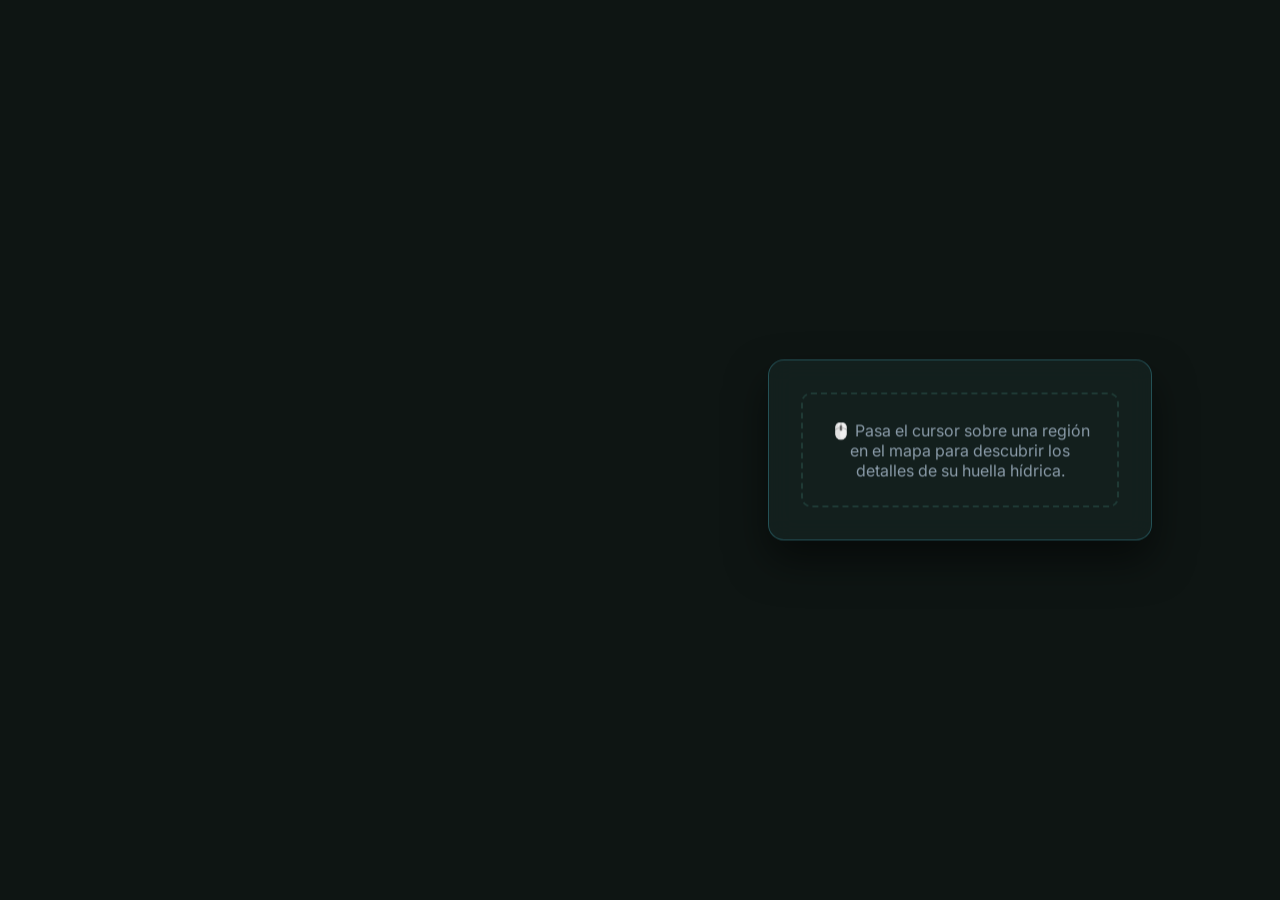
<file: visualizaciones/mapa_interactivo_agua.html>
<html>
<head><meta charset="utf-8" />
<link href="https://fonts.googleapis.com/css2?family=Fraunces:opsz,wght@9..144,700&family=Inter:wght@400;600&display=swap" rel="stylesheet">
<style>
    body { margin: 0; padding: 0; background-color: #0e1513; overflow: hidden; font-family: 'Inter', system-ui, sans-serif; width: 100%; height: 100vh; }
    #mi-mapa-plotly { width: 100% !important; height: 100% !important; position: absolute; left: 0; top: 0; }
    
    g.choroplethlayer path {
        transition: opacity 0.3s ease, stroke-width 0.3s ease, stroke 0.3s ease !important;
    }

    #caja-flotante {
        position: absolute; 
        right: clamp(5%, 10vw, 15%);
        top: 50%; transform: translateY(-50%);
        width: clamp(280px, 30vw, 480px); /* Ajustamos el mínimo por si la pantalla es muy angosta */
        max-width: 90vw; /* Seguridad: jamás será más ancha que la pantalla de ellos */
        max-height: 90vh; /* Seguridad: jamás será más alta que la pantalla de ellos */
        overflow-y: auto; /* Si su pantalla es diminuta, aparecerá un scroll en vez de cortar el texto */
        background-color: rgba(21, 34, 32, 0.85);
        backdrop-filter: blur(12px);
        border: 1px solid rgba(77, 194, 215, 0.3);
        border-radius: 16px;
        padding: clamp(1.5rem, 2.5vw, 3rem);
        box-sizing: border-box;
        box-shadow: 0 20px 40px rgba(0,0,0,0.5);
        pointer-events: none;
        z-index: 10;
        transition: all 0.3s ease;
    }
    
    /* Pequeño ajuste para esconder el scrollbar visualmente pero mantener la función */
    #caja-flotante::-webkit-scrollbar { width: 6px; }
    #caja-flotante::-webkit-scrollbar-thumb { background: rgba(77, 194, 215, 0.3); border-radius: 4px; }
    
    .instruccion { 
        color: #8a9ba8; 
        text-align: center; 
        font-size: clamp(1rem, 1.2vw, 1.3rem); 
        border: 2px dashed #1f3a35; 
        padding: clamp(1.5rem, 2vw, 2.5rem); 
        border-radius: 10px; 
    }
</style>
</head>
<body>
    <div>                        <script>window.PlotlyConfig = {MathJaxConfig: 'local'};</script>
        <script charset="utf-8" src="https://cdn.plot.ly/plotly-3.5.0.min.js" integrity="sha256-fHbNLP+GlIXN+efbQec78UkemUz3NJp7UmfGxC1tNxs=" crossorigin="anonymous"></script>                <div id="mi-mapa-plotly" class="plotly-graph-div" style="height:100%; width:100%;"></div>            <script>                window.PLOTLYENV=window.PLOTLYENV || {};                                if (document.getElementById("mi-mapa-plotly")) {                    Plotly.newPlot(                        "mi-mapa-plotly",                        [{"colorbar":{"len":0.7,"orientation":"v","thickness":12,"tickfont":{"color":"#eef3f1","size":13},"title":{"text":"\u003cspan style='font-size: 13px; color: #8a9ba8;'\u003eVolumen m\u00b3\u003cbr\u003e \u003c\u002fspan\u003e"},"x":0.42,"xanchor":"center","y":0.5,"yanchor":"middle"},"colorscale":[[0.0,"#152220"],[0.1,"#153230"],[1.0,"#4dc2d7"]],"customdata":[["\u003ch2 style='color: #4dc2d7; margin-top:0; font-size: clamp(2rem, 3vw, 3rem); margin-bottom: 0.5rem; font-family: Fraunces, serif;'\u003eArica y Parinacota\u003c\u002fh2\u003e\u003cdiv style='background: rgba(14, 21, 19, 0.6); padding: clamp(1rem, 2vw, 1.8rem); border-radius: 12px; margin-bottom: 1.5rem; border: 1px solid rgba(77, 194, 215, 0.2);'\u003e  \u003cspan style='font-size: clamp(0.9rem, 1vw, 1.2rem); color: #8a9ba8; text-transform: uppercase; letter-spacing: 1px;'\u003eAgua total en producci\u00f3n:\u003c\u002fspan\u003e\u003cbr\u003e  \u003cspan style='font-size: clamp(2.2rem, 3.5vw, 3.5rem); color: #ffffff; font-weight: bold;'\u003e649.400 \u003cspan style='font-size: clamp(1rem, 1.5vw, 1.5rem); color: #4dc2d7;'\u003em\u00b3\u003c\u002fspan\u003e\u003c\u002fspan\u003e\u003c\u002fdiv\u003e\u003cul style='color: #eef3f1; font-size: clamp(1rem, 1.2vw, 1.3rem); line-height: 2; list-style-type: none; padding: 0; margin: 0;'\u003e  \u003cli style='border-bottom: 1px solid rgba(255,255,255,0.05); padding-bottom: 0.5rem; margin-bottom: 0.5rem;'\u003e\u003cspan style='color: #8a9ba8'\u003eReq. h\u00eddrico:\u003c\u002fspan\u003e \u003cb\u003e1.000 m\u00b3\u002fton\u003c\u002fb\u003e\u003c\u002fli\u003e  \u003cli style='border-bottom: 1px solid rgba(255,255,255,0.05); padding-bottom: 0.5rem; margin-bottom: 0.5rem;'\u003e\u003cspan style='color: #8a9ba8'\u003ePalta producida:\u003c\u002fspan\u003e \u003cb\u003e649 ton\u003c\u002fb\u003e\u003c\u002fli\u003e  \u003cli style='border-bottom: 1px solid rgba(255,255,255,0.05); padding-bottom: 0.5rem; margin-bottom: 0.5rem;'\u003e\u003cspan style='color: #8a9ba8'\u003eExportada (55%):\u003c\u002fspan\u003e \u003cb\u003e357 ton\u003c\u002fb\u003e\u003c\u002fli\u003e  \u003cli style='color: #4dc2d7; font-size: clamp(1.1rem, 1.4vw, 1.4rem); padding-top: 0.5rem;'\u003e\u003cspan style='color: #eef3f1'\u003eAgua exportada:\u003c\u002fspan\u003e \u003cb\u003e357.170 m\u00b3\u003c\u002fb\u003e\u003c\u002fli\u003e\u003c\u002ful\u003e"],["\u003ch2 style='color: #4dc2d7; margin-top:0; font-size: clamp(2rem, 3vw, 2.8rem); font-family: Fraunces, serif;'\u003eTarapac\u00e1\u003c\u002fh2\u003e\u003ch3 style='color: #ffffff; font-size: clamp(1.2rem, 2vw, 1.8rem);'\u003eSin palto en el catastro\u003c\u002fh3\u003e"],["\u003ch2 style='color: #4dc2d7; margin-top:0; font-size: clamp(2rem, 3vw, 2.8rem); font-family: Fraunces, serif;'\u003eAntofagasta\u003c\u002fh2\u003e\u003ch3 style='color: #ffffff; font-size: clamp(1.2rem, 2vw, 1.8rem);'\u003eSin palto en el catastro\u003c\u002fh3\u003e"],["\u003ch2 style='color: #4dc2d7; margin-top:0; font-size: clamp(2rem, 3vw, 3rem); margin-bottom: 0.5rem; font-family: Fraunces, serif;'\u003eAtacama\u003c\u002fh2\u003e\u003cdiv style='background: rgba(14, 21, 19, 0.6); padding: clamp(1rem, 2vw, 1.8rem); border-radius: 12px; margin-bottom: 1.5rem; border: 1px solid rgba(77, 194, 215, 0.2);'\u003e  \u003cspan style='font-size: clamp(0.9rem, 1vw, 1.2rem); color: #8a9ba8; text-transform: uppercase; letter-spacing: 1px;'\u003eAgua total en producci\u00f3n:\u003c\u002fspan\u003e\u003cbr\u003e  \u003cspan style='font-size: clamp(2.2rem, 3.5vw, 3.5rem); color: #ffffff; font-weight: bold;'\u003e3.359.000 \u003cspan style='font-size: clamp(1rem, 1.5vw, 1.5rem); color: #4dc2d7;'\u003em\u00b3\u003c\u002fspan\u003e\u003c\u002fspan\u003e\u003c\u002fdiv\u003e\u003cul style='color: #eef3f1; font-size: clamp(1rem, 1.2vw, 1.3rem); line-height: 2; list-style-type: none; padding: 0; margin: 0;'\u003e  \u003cli style='border-bottom: 1px solid rgba(255,255,255,0.05); padding-bottom: 0.5rem; margin-bottom: 0.5rem;'\u003e\u003cspan style='color: #8a9ba8'\u003eReq. h\u00eddrico:\u003c\u002fspan\u003e \u003cb\u003e1.000 m\u00b3\u002fton\u003c\u002fb\u003e\u003c\u002fli\u003e  \u003cli style='border-bottom: 1px solid rgba(255,255,255,0.05); padding-bottom: 0.5rem; margin-bottom: 0.5rem;'\u003e\u003cspan style='color: #8a9ba8'\u003ePalta producida:\u003c\u002fspan\u003e \u003cb\u003e3.359 ton\u003c\u002fb\u003e\u003c\u002fli\u003e  \u003cli style='border-bottom: 1px solid rgba(255,255,255,0.05); padding-bottom: 0.5rem; margin-bottom: 0.5rem;'\u003e\u003cspan style='color: #8a9ba8'\u003eExportada (55%):\u003c\u002fspan\u003e \u003cb\u003e1.847 ton\u003c\u002fb\u003e\u003c\u002fli\u003e  \u003cli style='color: #4dc2d7; font-size: clamp(1.1rem, 1.4vw, 1.4rem); padding-top: 0.5rem;'\u003e\u003cspan style='color: #eef3f1'\u003eAgua exportada:\u003c\u002fspan\u003e \u003cb\u003e1.847.450 m\u00b3\u003c\u002fb\u003e\u003c\u002fli\u003e\u003c\u002ful\u003e"],["\u003ch2 style='color: #4dc2d7; margin-top:0; font-size: clamp(2rem, 3vw, 3rem); margin-bottom: 0.5rem; font-family: Fraunces, serif;'\u003eCoquimbo\u003c\u002fh2\u003e\u003cdiv style='background: rgba(14, 21, 19, 0.6); padding: clamp(1rem, 2vw, 1.8rem); border-radius: 12px; margin-bottom: 1.5rem; border: 1px solid rgba(77, 194, 215, 0.2);'\u003e  \u003cspan style='font-size: clamp(0.9rem, 1vw, 1.2rem); color: #8a9ba8; text-transform: uppercase; letter-spacing: 1px;'\u003eAgua total en producci\u00f3n:\u003c\u002fspan\u003e\u003cbr\u003e  \u003cspan style='font-size: clamp(2.2rem, 3.5vw, 3.5rem); color: #ffffff; font-weight: bold;'\u003e110.394.400 \u003cspan style='font-size: clamp(1rem, 1.5vw, 1.5rem); color: #4dc2d7;'\u003em\u00b3\u003c\u002fspan\u003e\u003c\u002fspan\u003e\u003c\u002fdiv\u003e\u003cul style='color: #eef3f1; font-size: clamp(1rem, 1.2vw, 1.3rem); line-height: 2; list-style-type: none; padding: 0; margin: 0;'\u003e  \u003cli style='border-bottom: 1px solid rgba(255,255,255,0.05); padding-bottom: 0.5rem; margin-bottom: 0.5rem;'\u003e\u003cspan style='color: #8a9ba8'\u003eReq. h\u00eddrico:\u003c\u002fspan\u003e \u003cb\u003e1.000 m\u00b3\u002fton\u003c\u002fb\u003e\u003c\u002fli\u003e  \u003cli style='border-bottom: 1px solid rgba(255,255,255,0.05); padding-bottom: 0.5rem; margin-bottom: 0.5rem;'\u003e\u003cspan style='color: #8a9ba8'\u003ePalta producida:\u003c\u002fspan\u003e \u003cb\u003e110.394 ton\u003c\u002fb\u003e\u003c\u002fli\u003e  \u003cli style='border-bottom: 1px solid rgba(255,255,255,0.05); padding-bottom: 0.5rem; margin-bottom: 0.5rem;'\u003e\u003cspan style='color: #8a9ba8'\u003eExportada (55%):\u003c\u002fspan\u003e \u003cb\u003e60.717 ton\u003c\u002fb\u003e\u003c\u002fli\u003e  \u003cli style='color: #4dc2d7; font-size: clamp(1.1rem, 1.4vw, 1.4rem); padding-top: 0.5rem;'\u003e\u003cspan style='color: #eef3f1'\u003eAgua exportada:\u003c\u002fspan\u003e \u003cb\u003e60.716.920 m\u00b3\u003c\u002fb\u003e\u003c\u002fli\u003e\u003c\u002ful\u003e"],["\u003ch2 style='color: #4dc2d7; margin-top:0; font-size: clamp(2rem, 3vw, 3rem); margin-bottom: 0.5rem; font-family: Fraunces, serif;'\u003eValpara\u00edso\u003c\u002fh2\u003e\u003cdiv style='background: rgba(14, 21, 19, 0.6); padding: clamp(1rem, 2vw, 1.8rem); border-radius: 12px; margin-bottom: 1.5rem; border: 1px solid rgba(77, 194, 215, 0.2);'\u003e  \u003cspan style='font-size: clamp(0.9rem, 1vw, 1.2rem); color: #8a9ba8; text-transform: uppercase; letter-spacing: 1px;'\u003eAgua total en producci\u00f3n:\u003c\u002fspan\u003e\u003cbr\u003e  \u003cspan style='font-size: clamp(2.2rem, 3.5vw, 3.5rem); color: #ffffff; font-weight: bold;'\u003e801.413.700 \u003cspan style='font-size: clamp(1rem, 1.5vw, 1.5rem); color: #4dc2d7;'\u003em\u00b3\u003c\u002fspan\u003e\u003c\u002fspan\u003e\u003c\u002fdiv\u003e\u003cul style='color: #eef3f1; font-size: clamp(1rem, 1.2vw, 1.3rem); line-height: 2; list-style-type: none; padding: 0; margin: 0;'\u003e  \u003cli style='border-bottom: 1px solid rgba(255,255,255,0.05); padding-bottom: 0.5rem; margin-bottom: 0.5rem;'\u003e\u003cspan style='color: #8a9ba8'\u003eReq. h\u00eddrico:\u003c\u002fspan\u003e \u003cb\u003e1.000 m\u00b3\u002fton\u003c\u002fb\u003e\u003c\u002fli\u003e  \u003cli style='border-bottom: 1px solid rgba(255,255,255,0.05); padding-bottom: 0.5rem; margin-bottom: 0.5rem;'\u003e\u003cspan style='color: #8a9ba8'\u003ePalta producida:\u003c\u002fspan\u003e \u003cb\u003e801.414 ton\u003c\u002fb\u003e\u003c\u002fli\u003e  \u003cli style='border-bottom: 1px solid rgba(255,255,255,0.05); padding-bottom: 0.5rem; margin-bottom: 0.5rem;'\u003e\u003cspan style='color: #8a9ba8'\u003eExportada (55%):\u003c\u002fspan\u003e \u003cb\u003e440.778 ton\u003c\u002fb\u003e\u003c\u002fli\u003e  \u003cli style='color: #4dc2d7; font-size: clamp(1.1rem, 1.4vw, 1.4rem); padding-top: 0.5rem;'\u003e\u003cspan style='color: #eef3f1'\u003eAgua exportada:\u003c\u002fspan\u003e \u003cb\u003e440.777.535 m\u00b3\u003c\u002fb\u003e\u003c\u002fli\u003e\u003c\u002ful\u003e"],["\u003ch2 style='color: #4dc2d7; margin-top:0; font-size: clamp(2rem, 3vw, 3rem); margin-bottom: 0.5rem; font-family: Fraunces, serif;'\u003eMetropolitana\u003c\u002fh2\u003e\u003cdiv style='background: rgba(14, 21, 19, 0.6); padding: clamp(1rem, 2vw, 1.8rem); border-radius: 12px; margin-bottom: 1.5rem; border: 1px solid rgba(77, 194, 215, 0.2);'\u003e  \u003cspan style='font-size: clamp(0.9rem, 1vw, 1.2rem); color: #8a9ba8; text-transform: uppercase; letter-spacing: 1px;'\u003eAgua total en producci\u00f3n:\u003c\u002fspan\u003e\u003cbr\u003e  \u003cspan style='font-size: clamp(2.2rem, 3.5vw, 3.5rem); color: #ffffff; font-weight: bold;'\u003e182.673.000 \u003cspan style='font-size: clamp(1rem, 1.5vw, 1.5rem); color: #4dc2d7;'\u003em\u00b3\u003c\u002fspan\u003e\u003c\u002fspan\u003e\u003c\u002fdiv\u003e\u003cul style='color: #eef3f1; font-size: clamp(1rem, 1.2vw, 1.3rem); line-height: 2; list-style-type: none; padding: 0; margin: 0;'\u003e  \u003cli style='border-bottom: 1px solid rgba(255,255,255,0.05); padding-bottom: 0.5rem; margin-bottom: 0.5rem;'\u003e\u003cspan style='color: #8a9ba8'\u003eReq. h\u00eddrico:\u003c\u002fspan\u003e \u003cb\u003e1.000 m\u00b3\u002fton\u003c\u002fb\u003e\u003c\u002fli\u003e  \u003cli style='border-bottom: 1px solid rgba(255,255,255,0.05); padding-bottom: 0.5rem; margin-bottom: 0.5rem;'\u003e\u003cspan style='color: #8a9ba8'\u003ePalta producida:\u003c\u002fspan\u003e \u003cb\u003e182.673 ton\u003c\u002fb\u003e\u003c\u002fli\u003e  \u003cli style='border-bottom: 1px solid rgba(255,255,255,0.05); padding-bottom: 0.5rem; margin-bottom: 0.5rem;'\u003e\u003cspan style='color: #8a9ba8'\u003eExportada (55%):\u003c\u002fspan\u003e \u003cb\u003e100.470 ton\u003c\u002fb\u003e\u003c\u002fli\u003e  \u003cli style='color: #4dc2d7; font-size: clamp(1.1rem, 1.4vw, 1.4rem); padding-top: 0.5rem;'\u003e\u003cspan style='color: #eef3f1'\u003eAgua exportada:\u003c\u002fspan\u003e \u003cb\u003e100.470.150 m\u00b3\u003c\u002fb\u003e\u003c\u002fli\u003e\u003c\u002ful\u003e"],["\u003ch2 style='color: #4dc2d7; margin-top:0; font-size: clamp(2rem, 3vw, 3rem); margin-bottom: 0.5rem; font-family: Fraunces, serif;'\u003e\u00d1uble\u003c\u002fh2\u003e\u003cdiv style='background: rgba(14, 21, 19, 0.6); padding: clamp(1rem, 2vw, 1.8rem); border-radius: 12px; margin-bottom: 1.5rem; border: 1px solid rgba(77, 194, 215, 0.2);'\u003e  \u003cspan style='font-size: clamp(0.9rem, 1vw, 1.2rem); color: #8a9ba8; text-transform: uppercase; letter-spacing: 1px;'\u003eAgua total en producci\u00f3n:\u003c\u002fspan\u003e\u003cbr\u003e  \u003cspan style='font-size: clamp(2.2rem, 3.5vw, 3.5rem); color: #ffffff; font-weight: bold;'\u003e1.425.700 \u003cspan style='font-size: clamp(1rem, 1.5vw, 1.5rem); color: #4dc2d7;'\u003em\u00b3\u003c\u002fspan\u003e\u003c\u002fspan\u003e\u003c\u002fdiv\u003e\u003cul style='color: #eef3f1; font-size: clamp(1rem, 1.2vw, 1.3rem); line-height: 2; list-style-type: none; padding: 0; margin: 0;'\u003e  \u003cli style='border-bottom: 1px solid rgba(255,255,255,0.05); padding-bottom: 0.5rem; margin-bottom: 0.5rem;'\u003e\u003cspan style='color: #8a9ba8'\u003eReq. h\u00eddrico:\u003c\u002fspan\u003e \u003cb\u003e1.000 m\u00b3\u002fton\u003c\u002fb\u003e\u003c\u002fli\u003e  \u003cli style='border-bottom: 1px solid rgba(255,255,255,0.05); padding-bottom: 0.5rem; margin-bottom: 0.5rem;'\u003e\u003cspan style='color: #8a9ba8'\u003ePalta producida:\u003c\u002fspan\u003e \u003cb\u003e1.426 ton\u003c\u002fb\u003e\u003c\u002fli\u003e  \u003cli style='border-bottom: 1px solid rgba(255,255,255,0.05); padding-bottom: 0.5rem; margin-bottom: 0.5rem;'\u003e\u003cspan style='color: #8a9ba8'\u003eExportada (55%):\u003c\u002fspan\u003e \u003cb\u003e784 ton\u003c\u002fb\u003e\u003c\u002fli\u003e  \u003cli style='color: #4dc2d7; font-size: clamp(1.1rem, 1.4vw, 1.4rem); padding-top: 0.5rem;'\u003e\u003cspan style='color: #eef3f1'\u003eAgua exportada:\u003c\u002fspan\u003e \u003cb\u003e784.135 m\u00b3\u003c\u002fb\u003e\u003c\u002fli\u003e\u003c\u002ful\u003e"],["\u003ch2 style='color: #4dc2d7; margin-top:0; font-size: clamp(2rem, 3vw, 3rem); margin-bottom: 0.5rem; font-family: Fraunces, serif;'\u003eMaule\u003c\u002fh2\u003e\u003cdiv style='background: rgba(14, 21, 19, 0.6); padding: clamp(1rem, 2vw, 1.8rem); border-radius: 12px; margin-bottom: 1.5rem; border: 1px solid rgba(77, 194, 215, 0.2);'\u003e  \u003cspan style='font-size: clamp(0.9rem, 1vw, 1.2rem); color: #8a9ba8; text-transform: uppercase; letter-spacing: 1px;'\u003eAgua total en producci\u00f3n:\u003c\u002fspan\u003e\u003cbr\u003e  \u003cspan style='font-size: clamp(2.2rem, 3.5vw, 3.5rem); color: #ffffff; font-weight: bold;'\u003e1.416.000 \u003cspan style='font-size: clamp(1rem, 1.5vw, 1.5rem); color: #4dc2d7;'\u003em\u00b3\u003c\u002fspan\u003e\u003c\u002fspan\u003e\u003c\u002fdiv\u003e\u003cul style='color: #eef3f1; font-size: clamp(1rem, 1.2vw, 1.3rem); line-height: 2; list-style-type: none; padding: 0; margin: 0;'\u003e  \u003cli style='border-bottom: 1px solid rgba(255,255,255,0.05); padding-bottom: 0.5rem; margin-bottom: 0.5rem;'\u003e\u003cspan style='color: #8a9ba8'\u003eReq. h\u00eddrico:\u003c\u002fspan\u003e \u003cb\u003e1.000 m\u00b3\u002fton\u003c\u002fb\u003e\u003c\u002fli\u003e  \u003cli style='border-bottom: 1px solid rgba(255,255,255,0.05); padding-bottom: 0.5rem; margin-bottom: 0.5rem;'\u003e\u003cspan style='color: #8a9ba8'\u003ePalta producida:\u003c\u002fspan\u003e \u003cb\u003e1.416 ton\u003c\u002fb\u003e\u003c\u002fli\u003e  \u003cli style='border-bottom: 1px solid rgba(255,255,255,0.05); padding-bottom: 0.5rem; margin-bottom: 0.5rem;'\u003e\u003cspan style='color: #8a9ba8'\u003eExportada (55%):\u003c\u002fspan\u003e \u003cb\u003e779 ton\u003c\u002fb\u003e\u003c\u002fli\u003e  \u003cli style='color: #4dc2d7; font-size: clamp(1.1rem, 1.4vw, 1.4rem); padding-top: 0.5rem;'\u003e\u003cspan style='color: #eef3f1'\u003eAgua exportada:\u003c\u002fspan\u003e \u003cb\u003e778.800 m\u00b3\u003c\u002fb\u003e\u003c\u002fli\u003e\u003c\u002ful\u003e"],["\u003ch2 style='color: #4dc2d7; margin-top:0; font-size: clamp(2rem, 3vw, 3rem); margin-bottom: 0.5rem; font-family: Fraunces, serif;'\u003eO'Higgins\u003c\u002fh2\u003e\u003cdiv style='background: rgba(14, 21, 19, 0.6); padding: clamp(1rem, 2vw, 1.8rem); border-radius: 12px; margin-bottom: 1.5rem; border: 1px solid rgba(77, 194, 215, 0.2);'\u003e  \u003cspan style='font-size: clamp(0.9rem, 1vw, 1.2rem); color: #8a9ba8; text-transform: uppercase; letter-spacing: 1px;'\u003eAgua total en producci\u00f3n:\u003c\u002fspan\u003e\u003cbr\u003e  \u003cspan style='font-size: clamp(2.2rem, 3.5vw, 3.5rem); color: #ffffff; font-weight: bold;'\u003e95.473.100 \u003cspan style='font-size: clamp(1rem, 1.5vw, 1.5rem); color: #4dc2d7;'\u003em\u00b3\u003c\u002fspan\u003e\u003c\u002fspan\u003e\u003c\u002fdiv\u003e\u003cul style='color: #eef3f1; font-size: clamp(1rem, 1.2vw, 1.3rem); line-height: 2; list-style-type: none; padding: 0; margin: 0;'\u003e  \u003cli style='border-bottom: 1px solid rgba(255,255,255,0.05); padding-bottom: 0.5rem; margin-bottom: 0.5rem;'\u003e\u003cspan style='color: #8a9ba8'\u003eReq. h\u00eddrico:\u003c\u002fspan\u003e \u003cb\u003e1.000 m\u00b3\u002fton\u003c\u002fb\u003e\u003c\u002fli\u003e  \u003cli style='border-bottom: 1px solid rgba(255,255,255,0.05); padding-bottom: 0.5rem; margin-bottom: 0.5rem;'\u003e\u003cspan style='color: #8a9ba8'\u003ePalta producida:\u003c\u002fspan\u003e \u003cb\u003e95.473 ton\u003c\u002fb\u003e\u003c\u002fli\u003e  \u003cli style='border-bottom: 1px solid rgba(255,255,255,0.05); padding-bottom: 0.5rem; margin-bottom: 0.5rem;'\u003e\u003cspan style='color: #8a9ba8'\u003eExportada (55%):\u003c\u002fspan\u003e \u003cb\u003e52.510 ton\u003c\u002fb\u003e\u003c\u002fli\u003e  \u003cli style='color: #4dc2d7; font-size: clamp(1.1rem, 1.4vw, 1.4rem); padding-top: 0.5rem;'\u003e\u003cspan style='color: #eef3f1'\u003eAgua exportada:\u003c\u002fspan\u003e \u003cb\u003e52.510.205 m\u00b3\u003c\u002fb\u003e\u003c\u002fli\u003e\u003c\u002ful\u003e"]],"featureidkey":"properties.Region_std","geojson":{"type":"FeatureCollection","features":[{"type":"Feature","geometry":{"type":"Polygon","coordinates":[[[-68.95020116247055,-18.93666603287476],[-68.95815387132404,-18.945805956638427],[-68.9794136577562,-18.946884029058626],[-68.98846870276957,-18.955129488064212],[-68.9899020070262,-18.955604828128376],[-69.0083356055396,-18.95022429331354],[-69.02183233094947,-18.965033061278177],[-69.02191881086353,-18.965148218027803],[-69.0276061859628,-18.9743033430347],[-69.01099312937386,-18.986158304534104],[-69.00980829373493,-18.997509984473744],[-69.03159835388266,-19.009368237501022],[-69.0474849707491,-19.031329805689754],[-69.07100996966292,-19.028958466396222],[-69.07417238711105,-19.04601116971034],[-69.0884387459372,-19.046096440191942],[-69.10301812362239,-19.060728736564062],[-69.10307104337578,-19.063639319624865],[-69.13136525832013,-19.087376420817435],[-69.14386588053895,-19.087162543761007],[-69.15993205805428,-19.104799187192388],[-69.1694722238638,-19.09749774076609],[-69.19119383059027,-19.095201205876098],[-69.20355226926256,-19.10989201535382],[-69.21806305069435,-19.096497321710267],[-69.2316002074785,-19.093925641784175],[-69.26311929793604,-19.108613801621587],[-69.28875624416767,-19.114144350749083],[-69.29047806483567,-19.11432639476825],[-69.30236669090259,-19.13217542981785],[-69.31224498977157,-19.125756610001705],[-69.31493688943681,-19.10309795714923],[-69.33321859451377,-19.09105845042721],[-69.35424916681802,-19.084821831830542],[-69.36803876995994,-19.07400445292875],[-69.37016152311229,-19.07215924809499],[-69.3941807193999,-19.055608443124672],[-69.40243561432847,-19.03450622364306],[-69.42554803320198,-19.024712029745775],[-69.45279299253829,-19.02626416085398],[-69.47510916720182,-19.036261831685366],[-69.4869691675539,-19.03001183177668],[-69.52838256755373,-19.025357840502235],[-69.53942433203936,-19.02910995633188],[-69.5707637549485,-19.027652395195997],[-69.6009229802205,-19.02186983115251],[-69.61318248114236,-19.02422903052987],[-69.61506405999712,-19.024176367677487],[-69.6166714218232,-19.023878396900443],[-69.64171979727058,-19.02110692792166],[-69.64338788431154,-19.021084109841446],[-69.66590987109154,-19.027714975130007],[-69.71479987014933,-19.02611454939094],[-69.73669416092118,-19.03348325595541],[-69.78875149390666,-19.04025752555619],[-69.79311916659843,-19.045731832578355],[-69.82821334707087,-19.04715488930191],[-69.88646335211304,-19.034675323405747],[-69.91639249458629,-19.050200343228603],[-69.95381009387926,-19.05173762122221],[-69.97930682028156,-19.064209914841925],[-69.98405705041854,-19.06901973196897],[-69.9900614185237,-19.070887096994213],[-70.05301560067149,-19.101026543105505],[-70.0629065837523,-19.104978666978063],[-70.06515912819185,-19.105878609481138],[-70.08994201374351,-19.115779273283344],[-70.0949549184561,-19.117782059383046],[-70.1308863503329,-19.15471516730174],[-70.14294773949695,-19.1604414780383],[-70.1517962438602,-19.164606812823596],[-70.28530398086198,-19.22934160831709],[-70.28331443079827,-19.21670518462629],[-70.2672064681475,-19.19782580579582],[-70.27494577501875,-19.18336756589609],[-70.27048753507835,-19.142258631777434],[-70.2847326891722,-19.122520458905438],[-70.28178145756254,-19.10605519952381],[-70.29745279047621,-19.075517479649076],[-70.29734706864873,-19.064223486833654],[-70.31057907312075,-19.04170322368223],[-70.31650216884552,-19.018411981259554],[-70.30651637846795,-18.99072626174471],[-70.31099719307144,-18.954604057326513],[-70.32005972015281,-18.943448204463117],[-70.31733733885336,-18.93168486745957],[-70.32796929010976,-18.904469959754696],[-70.3292303451056,-18.87506276009224],[-70.33552380184896,-18.8581567801181],[-70.3505686865144,-18.83716125183041],[-70.34921361024766,-18.8192508421964],[-70.35815655000515,-18.799630513405926],[-70.35112073808742,-18.765205268632776],[-70.34017016697616,-18.76088812233747],[-70.33731345879565,-18.746125675809118],[-70.34251156108553,-18.712492686164662],[-70.33502116659973,-18.693069191333258],[-70.33667921317075,-18.676995775881476],[-70.34985318647544,-18.64923327132403],[-70.33935009764825,-18.625629445602332],[-70.33702716840955,-18.591584424200036],[-70.33872574337293,-18.56511461320193],[-70.31667905700643,-18.51511557976754],[-70.32946324591943,-18.491869565326503],[-70.3256594807658,-18.47817585544498],[-70.30835314306812,-18.46690022982177],[-70.3026478618503,-18.448713748113263],[-70.31139843547456,-18.42985412450811],[-70.32263426031606,-18.419113897286998],[-70.3596561400483,-18.370241353326243],[-70.37736060209672,-18.351595603686363],[-70.35653888899435,-18.329049999657368],[-70.32830588255851,-18.31399625796341],[-70.30195833300454,-18.308988888684343],[-70.27472569406234,-18.309873055481493],[-70.19768600012478,-18.322332555915697],[-70.1494971109934,-18.319386249863264],[-70.05044013883675,-18.26926558264308],[-69.9852496106706,-18.26978361101518],[-69.96590302828281,-18.262184055069135],[-69.90650761106625,-18.20331355560538],[-69.86053758494116,-18.17052955074076],[-69.81620397126011,-18.116435444121517],[-69.75469138841227,-17.989296110103798],[-69.75024472236599,-17.947341111349587],[-69.78039843827037,-17.91060711042409],[-69.79916555609594,-17.865518556461712],[-69.80328991739808,-17.78794677817804],[-69.8007962498649,-17.762207777869648],[-69.82224433396038,-17.743994000077027],[-69.82605727720127,-17.706021778434685],[-69.79625600002727,-17.645914000341158],[-69.66644444414406,-17.660316667480707],[-69.6192972216532,-17.622544443925072],[-69.55239444436839,-17.575313889626212],[-69.46847500013246,-17.498399999303828],[-69.46787222249198,-17.60485277842824],[-69.34271679282985,-17.724695198130867],[-69.33615472454518,-17.733889942732347],[-69.33765169330432,-17.753667527984696],[-69.33034555316476,-17.77089162423944],[-69.31309486160737,-17.789351263902635],[-69.30796434855948,-17.806485814383475],[-69.3057849413571,-17.84460485248044],[-69.2996085961807,-17.86041737912271],[-69.3063148988657,-17.868279728197837],[-69.30850615305006,-17.895446655429474],[-69.29563691883247,-17.947300974043028],[-69.28082045148928,-17.969400962305237],[-69.26742134420472,-17.967775703751506],[-69.2479573520093,-17.982028676310343],[-69.22097562240745,-17.980766101311787],[-69.1994552005754,-17.990747504081902],[-69.17017277144488,-17.992926607375267],[-69.12094172339617,-18.00444319794463],[-69.10870494266447,-18.01840189591439],[-69.09674835635138,-18.02134707581199],[-69.08684299842942,-18.04071674098524],[-69.07369137790396,-18.041991280167625],[-69.057030824691,-18.061204970503425],[-69.0674514409886,-18.0671419959429],[-69.08190937273561,-18.097128635261118],[-69.09994635157635,-18.103409927332955],[-69.09888375329137,-18.114501731704255],[-69.12744340153755,-18.127494831382446],[-69.14061004189456,-18.145315572730716],[-69.14236959449944,-18.160514480644647],[-69.13648566891433,-18.176345238378783],[-69.12513216387228,-18.182934180187914],[-69.10251785184066,-18.210194444428325],[-69.0871900607428,-18.213743153524742],[-69.0639332098396,-18.230960933975027],[-69.06986842293922,-18.25067024616862],[-69.07443888940807,-18.286616667117706],[-69.05895514179375,-18.30769685642322],[-69.03819219917219,-18.322118084975486],[-69.05197463285984,-18.337611954317556],[-69.04869654923405,-18.36515455506161],[-69.05680910251257,-18.374942119378584],[-69.04595876003083,-18.384893024117293],[-69.04830015054694,-18.42658118252929],[-69.03987685833353,-18.432306164813742],[-69.03025431791076,-18.455534464379095],[-69.00428488093794,-18.475507659613243],[-69.01689827765757,-18.57240555664089],[-69.0074250004041,-18.601508332279963],[-69.02852652254779,-18.601614621140723],[-69.03647529498373,-18.623618020983027],[-69.01412720677139,-18.63331922504434],[-68.98415028650146,-18.678640030550905],[-68.98589830922967,-18.71005779296175],[-68.97813840219233,-18.718633969859205],[-68.97772164139268,-18.738971886944334],[-68.92566046900767,-18.84272107242887],[-68.91870768388006,-18.872745111557],[-68.92522458577056,-18.90845698479074],[-68.93946053572603,-18.918451604832523],[-68.95020116247055,-18.93666603287476]]]},"properties":{"objectid":1084,"cir_sena":1,"codregion":15,"area_km":16866.81984442,"st_area_sh":18868687743.9,"st_length_":750529.550114,"Region":"Regi\u00f3n de Arica y Parinacota","Region_std":"Arica y Parinacota"}},{"type":"Feature","geometry":{"type":"Polygon","coordinates":[[[-70.13758344887951,-20.192656202932096],[-70.15162839364937,-20.158139161326307],[-70.14058931422812,-20.14758114782055],[-70.12144973961439,-20.0881212362551],[-70.13185458778379,-20.06881360088334],[-70.12777731347391,-20.04590832792561],[-70.1281166529708,-20.019153119445946],[-70.12369859197813,-19.989472944163715],[-70.13642683022198,-19.967910299874564],[-70.13777905793094,-19.924057529926547],[-70.14335305037,-19.89352275699787],[-70.13171058425048,-19.88336458012861],[-70.14846630228969,-19.838784871398474],[-70.15629059787166,-19.825913275086847],[-70.14645679435532,-19.785063830388513],[-70.15866163908034,-19.76544141332652],[-70.15055493832588,-19.734348289024776],[-70.15543305621998,-19.716214187935744],[-70.17333177086377,-19.696865851595327],[-70.16371002365338,-19.686058777841268],[-70.1735273754236,-19.67259971203525],[-70.16923876435831,-19.661044097747382],[-70.20213542220236,-19.62165817271204],[-70.22358324668471,-19.609433260439236],[-70.22297156224819,-19.59951129445546],[-70.20584777569098,-19.59011760441912],[-70.20406124757645,-19.573581924210252],[-70.21225932047003,-19.53407209329283],[-70.20229072384699,-19.518967904881745],[-70.2183151584477,-19.46716341115099],[-70.2148727531935,-19.454523109153847],[-70.22847201680146,-19.426136789281806],[-70.2254500392699,-19.4074435575575],[-70.23531592881157,-19.402900495754185],[-70.23537867703247,-19.38672345870532],[-70.26148547539536,-19.352428161631007],[-70.25829896063976,-19.327805483654398],[-70.27199427660945,-19.321218401888988],[-70.28353467704468,-19.292910308692882],[-70.27794686671993,-19.256703010217674],[-70.28530398086198,-19.22934160831709],[-70.1517962438602,-19.164606812823596],[-70.14294773949695,-19.1604414780383],[-70.1308863503329,-19.15471516730174],[-70.0949549184561,-19.117782059383046],[-70.08994201374351,-19.115779273283344],[-70.06515912819185,-19.105878609481138],[-70.0629065837523,-19.104978666978063],[-70.05301560067149,-19.101026543105505],[-69.9900614185237,-19.070887096994213],[-69.98405705041854,-19.06901973196897],[-69.97930682028156,-19.064209914841925],[-69.95381009387926,-19.05173762122221],[-69.91639249458629,-19.050200343228603],[-69.88646335211304,-19.034675323405747],[-69.82821334707087,-19.04715488930191],[-69.79311916659843,-19.045731832578355],[-69.78875149390666,-19.04025752555619],[-69.73669416092118,-19.03348325595541],[-69.71479987014933,-19.02611454939094],[-69.66590987109154,-19.027714975130007],[-69.64338788431154,-19.021084109841446],[-69.64171979727058,-19.02110692792166],[-69.6166714218232,-19.023878396900443],[-69.61506405999712,-19.024176367677487],[-69.61318248114236,-19.02422903052987],[-69.6009229802205,-19.02186983115251],[-69.5707637549485,-19.027652395195997],[-69.53942433203936,-19.02910995633188],[-69.52838256755373,-19.025357840502235],[-69.4869691675539,-19.03001183177668],[-69.47510916720182,-19.036261831685366],[-69.45279299253829,-19.02626416085398],[-69.42554803320198,-19.024712029745775],[-69.40243561432847,-19.03450622364306],[-69.3941807193999,-19.055608443124672],[-69.37016152311229,-19.07215924809499],[-69.36803876995994,-19.07400445292875],[-69.35424916681802,-19.084821831830542],[-69.33321859451377,-19.09105845042721],[-69.31493688943681,-19.10309795714923],[-69.31224498977157,-19.125756610001705],[-69.30236669090259,-19.13217542981785],[-69.29047806483567,-19.11432639476825],[-69.28875624416767,-19.114144350749083],[-69.26311929793604,-19.108613801621587],[-69.2316002074785,-19.093925641784175],[-69.21806305069435,-19.096497321710267],[-69.20355226926256,-19.10989201535382],[-69.19119383059027,-19.095201205876098],[-69.1694722238638,-19.09749774076609],[-69.15993205805428,-19.104799187192388],[-69.14386588053895,-19.087162543761007],[-69.13136525832013,-19.087376420817435],[-69.10307104337578,-19.063639319624865],[-69.10301812362239,-19.060728736564062],[-69.0884387459372,-19.046096440191942],[-69.07417238711105,-19.04601116971034],[-69.07100996966292,-19.028958466396222],[-69.0474849707491,-19.031329805689754],[-69.03159835388266,-19.009368237501022],[-69.00980829373493,-18.997509984473744],[-69.01099312937386,-18.986158304534104],[-69.0276061859628,-18.9743033430347],[-69.02191881086353,-18.965148218027803],[-69.02183233094947,-18.965033061278177],[-69.0083356055396,-18.95022429331354],[-68.9899020070262,-18.955604828128376],[-68.98846870276957,-18.955129488064212],[-68.9794136577562,-18.946884029058626],[-68.95815387132404,-18.945805956638427],[-68.95020116247055,-18.93666603287476],[-68.91999722265695,-18.97669166638433],[-68.88964444457717,-19.043425000993025],[-68.87089722174021,-19.06037499942445],[-68.8523277781929,-19.06424166659341],[-68.80595555655218,-19.083552778138323],[-68.7524223454538,-19.132040156820704],[-68.73781729840935,-19.153136400331785],[-68.71305833229874,-19.170255556281095],[-68.62827500071194,-19.25106944392629],[-68.61977500045809,-19.276486110689444],[-68.54274999936533,-19.296700000459502],[-68.45146111161006,-19.3680972214295],[-68.40487066672893,-19.416181306532803],[-68.41239166591814,-19.431041666906907],[-68.44063611060248,-19.440411111183803],[-68.55686666652578,-19.596402777833998],[-68.57247499969023,-19.605494444486137],[-68.59875277799442,-19.640677777893618],[-68.59748627471637,-19.655618256526786],[-68.60710155226008,-19.671427351531904],[-68.61898691654417,-19.675993472655392],[-68.6242185520453,-19.702073756406524],[-68.68174772824224,-19.71847765073358],[-68.68997060631577,-19.750746296104392],[-68.66598906381161,-19.752169130126624],[-68.65705843995666,-19.768255974812337],[-68.62585894761932,-19.784626666860273],[-68.59934716896342,-19.827999993250117],[-68.52819530738412,-19.84552130188522],[-68.54230000000184,-19.890019444174495],[-68.52161819681001,-19.924269274542],[-68.5513055559279,-20.021730556706988],[-68.56624999996141,-20.050077777963686],[-68.64043611185566,-20.048858333507354],[-68.69297777781479,-20.068263889260916],[-68.76212841751989,-20.078153919257907],[-68.77389363752462,-20.12966730373576],[-68.76028134026024,-20.133074246504552],[-68.74175833332492,-20.125194444253644],[-68.7355703316094,-20.133508907180666],[-68.70433149665588,-20.13374617679824],[-68.70339231611116,-20.159454499455094],[-68.69373814061736,-20.175067220464808],[-68.70733480360255,-20.179637836365078],[-68.71272979683977,-20.19454117284346],[-68.70881796256081,-20.209246241966344],[-68.71498552580701,-20.22689232416581],[-68.71004182910053,-20.252050118904734],[-68.70106161734358,-20.248959999780947],[-68.6929899499869,-20.295312006444565],[-68.68017340555399,-20.29510060574608],[-68.66051014546898,-20.319044091188164],[-68.66095272654483,-20.33928854530272],[-68.67433127588409,-20.3567640482777],[-68.71052528442014,-20.366312361601576],[-68.74151346605319,-20.369023424333292],[-68.73875000030424,-20.4568055558925],[-68.66625367335833,-20.51656347729526],[-68.61353613702951,-20.536332192353175],[-68.60861543270273,-20.5454753092204],[-68.58155811705625,-20.5595360275768],[-68.57219729989319,-20.575500900116285],[-68.5349873075506,-20.56948217320847],[-68.52133638811887,-20.584902074640837],[-68.51600866612002,-20.604061228710332],[-68.48342923843708,-20.606878284487806],[-68.45820685931918,-20.63142430298872],[-68.45049722200514,-20.647674999658413],[-68.47716964817994,-20.66577500037374],[-68.50207454201518,-20.6697914589231],[-68.52886965290497,-20.70252570347396],[-68.53211047890434,-20.722584561073685],[-68.55284034286218,-20.728366650991706],[-68.55286084780685,-20.749997517007124],[-68.54138085817617,-20.77578692896067],[-68.54576382648229,-20.78292531189676],[-68.54073862113852,-20.807071813399062],[-68.54906703508826,-20.855184795191736],[-68.55568290706856,-20.866072470563346],[-68.53308686227824,-20.91050008413202],[-68.51192525721507,-20.93679538820445],[-68.49240447173074,-20.946018553148278],[-68.4807704731311,-20.94514829512379],[-68.52056477840895,-21.031685719371698],[-68.52241556301577,-21.03583357884309],[-68.53575997637424,-21.064680021735054],[-68.57992301705082,-21.094009036731933],[-68.85967972971702,-21.28498313372236],[-69.11230257500314,-21.347984802390144],[-69.31306999983357,-21.398170000257977],[-69.40428122014768,-21.487177482714483],[-69.41399935479141,-21.496969188055203],[-69.55138173941263,-21.630078852653384],[-69.55300099313644,-21.62849242112261],[-69.55327044280592,-21.628175218571574],[-69.5531329044477,-21.62754275125604],[-69.55359533020652,-21.626605732438094],[-69.55740523714175,-21.624954173504218],[-69.55752113777972,-21.624808468055473],[-69.55765861235753,-21.624551056602062],[-69.57867781648186,-21.60557823070759],[-69.5782667518994,-21.59586003566918],[-69.59823397223218,-21.561406534322124],[-69.62602016113728,-21.54550611390111],[-69.62876395557814,-21.521711567664045],[-69.64273969773177,-21.499788564764415],[-69.66264836048441,-21.480999705652955],[-69.6665252026881,-21.463222842761656],[-69.72227886321755,-21.45260695838578],[-69.76808760491824,-21.423687470834814],[-69.80165899276209,-21.441512900403733],[-69.81850682045724,-21.43677736233956],[-69.8312509633732,-21.4430492775855],[-69.8315262323291,-21.442855261490138],[-69.86971427621705,-21.434026695547278],[-69.87009100359607,-21.43385793705292],[-69.8703622840321,-21.4339831402394],[-69.87117676494066,-21.434485502196686],[-69.87165317387515,-21.43498954733019],[-69.87202700149243,-21.43530417861907],[-69.87226596144285,-21.435682862939153],[-69.87253946700584,-21.436187961697883],[-69.87274388403863,-21.43644015839279],[-69.87321947191296,-21.4368176448769],[-69.873558008316,-21.43687915777419],[-69.87423424928211,-21.436875628298388],[-69.87463969490244,-21.436810232221912],[-69.87511000337786,-21.43630117800634],[-69.87544740700532,-21.436172782621718],[-69.87612372253157,-21.436169244767097],[-69.87686792284556,-21.43622870178524],[-69.87713925358725,-21.436353911299534],[-69.87829268592047,-21.436981019195244],[-69.87883595376664,-21.437358060275162],[-69.87927753681421,-21.43751424629813],[-69.87944570952025,-21.43754483495177],[-69.87978352996599,-21.437479714274197],[-69.8801216118215,-21.437477937419143],[-69.88045939274136,-21.4374128836051],[-69.88113525551672,-21.43734597514178],[-69.88147303463998,-21.437280918760415],[-69.88208092998262,-21.437151086027246],[-69.88261887710736,-21.436641655051],[-69.88279819341449,-21.436424009382073],[-69.88331497263788,-21.435392992566207],[-69.88612056128883,-21.434153754922185],[-69.88652629886164,-21.434151604251426],[-69.88652637791338,-21.434151604251426],[-69.8872284750883,-21.433903283511977],[-69.88795673300095,-21.43326286611448],[-69.88936521590796,-21.432667828706208],[-69.88978122032614,-21.432273885168428],[-69.89009205358413,-21.43178258604734],[-69.89119087283964,-21.431874656624796],[-69.89166149662375,-21.431872151371973],[-69.89232906705072,-21.431967989804132],[-69.89321011222349,-21.432279906622234],[-69.89401581389679,-21.432006435704807],[-69.89510837548804,-21.43107030102498],[-69.89631583789235,-21.431440177747714],[-69.896767604242,-21.431711753224164],[-69.89685877695513,-21.4317537898347],[-69.8973305811255,-21.431498021151448],[-69.89897492749016,-21.430510944833866],[-69.9000148675687,-21.429526025123746],[-69.89964486946948,-21.428891496389124],[-69.90032290257457,-21.428594035557587],[-69.90050225032273,-21.428516543216197],[-69.90146981852874,-21.428000230104182],[-69.90188569808109,-21.427606333341636],[-69.90239533210472,-21.426823146754085],[-69.90276680883088,-21.4263039401474],[-69.90323787728104,-21.42583927254313],[-69.90401657020698,-21.425440281454193],[-69.90493504817765,-21.425441907097074],[-69.90547872745223,-21.425882212304398],[-69.90595483006123,-21.426322806356108],[-69.90622843084563,-21.42682792161662],[-69.90677180648963,-21.427204871016684],[-69.90704306446777,-21.427330032244875],[-69.90771925512824,-21.42732636957833],[-69.90805699921715,-21.42726126106606],[-69.90839470288192,-21.427196084790417],[-69.9087331889793,-21.427257593380435],[-69.90908598434082,-21.427439292555846],[-69.91022441840208,-21.42781929426173],[-69.9109090882605,-21.429361036930217],[-69.91138695426241,-21.429902478374096],[-69.91206362911478,-21.429962146997738],[-69.91285217027118,-21.42935911782001],[-69.91355724446296,-21.42910992929817],[-69.91537042469368,-21.428867713559885],[-69.91605215167121,-21.42844929116968],[-69.91653101659972,-21.42796748199855],[-69.91663230344464,-21.427428288675944],[-69.9173094885401,-21.427008389564353],[-69.91782863123102,-21.426393451969748],[-69.91918858714638,-21.42585086023392],[-69.91955123972153,-21.42589435190591],[-69.91995213178167,-21.42618323515506],[-69.92062910756968,-21.426306145288784],[-69.92130616510437,-21.426429052810317],[-69.92164421821379,-21.42642719303394],[-69.92184552168581,-21.42617282574134],[-69.92211520042567,-21.426044711620087],[-69.92272539545546,-21.426294610316656],[-69.92387534412201,-21.426351620364684],[-69.92448354938344,-21.426284915888534],[-69.92509335005282,-21.426471529962907],[-69.92556392442957,-21.426025689836163],[-69.92681545009688,-21.425119853845427],[-69.93028900353524,-21.42466986518364],[-69.93096517802599,-21.42466610879144],[-69.93184705503873,-21.425104371736406],[-69.9323232313096,-21.42554496228166],[-69.93272813344917,-21.4254160782722],[-69.93313102336252,-21.42497059450527],[-69.93360116564962,-21.424461456350652],[-69.93447781267078,-21.42407667931558],[-69.93515357932641,-21.424009556514275],[-69.93610110342348,-21.42413089299491],[-69.93732148449989,-21.42427793380529],[-69.93815442758415,-21.423685639455883],[-69.93862251452589,-21.423291287841817],[-69.939144532724,-21.42314153826297],[-69.94022026348011,-21.42322141843861],[-69.94083006864105,-21.42340790095617],[-69.94114294287137,-21.424893057592453],[-69.94172455261048,-21.42580897913561],[-69.94307820504751,-21.425991270494283],[-69.94463019471948,-21.425476007962597],[-69.94530637010855,-21.425472193890847],[-69.9457825868036,-21.425912744023208],[-69.9459621240963,-21.426139011866145],[-69.94652886941242,-21.42628841551612],[-69.94720471781474,-21.426221317146055],[-69.9478804871653,-21.426154143484286],[-69.94815013985404,-21.426025988371244],[-69.94882590830632,-21.42595880960218],[-69.9495017540137,-21.425891702718292],[-69.95044881008849,-21.425949608529322],[-69.95112506542763,-21.425945769382945],[-69.95186889833066,-21.425941543896755],[-69.95220735747857,-21.426002971900715],[-69.95308889043656,-21.42637784539738],[-69.953430308635,-21.42688249134373],[-69.95383889476557,-21.427323329063295],[-69.95444873226587,-21.427509835609932],[-69.95478768638552,-21.42763453247265],[-69.955736069272,-21.427882381376456],[-69.95715815896062,-21.42819086922306],[-69.95776800364744,-21.428377289367003],[-69.95837785013089,-21.428563781187698],[-69.95878728337277,-21.42913130462526],[-69.95912872582576,-21.429635864122353],[-69.96069229208678,-21.43089326235735],[-69.96225048911735,-21.431327553880642],[-69.96252187735122,-21.43145262293683],[-69.96306449841038,-21.431702759891525],[-69.96380752642291,-21.431571856875888],[-69.96851003984864,-21.431956286367235],[-69.96911991328156,-21.432142738495294],[-69.96966254691714,-21.43239285336241],[-69.97013843842204,-21.432769983226024],[-69.97102047353827,-21.433208107284642],[-69.97230781952754,-21.43358052144203],[-69.9733213293738,-21.43344800542726],[-69.97433483832174,-21.43331548343881],[-69.97501154192022,-21.433374820371995],[-69.97535002622097,-21.433436200929993],[-69.97589275417964,-21.433686295184465],[-69.9763690068073,-21.434126754469357],[-69.9767075710581,-21.434188056945846],[-69.97870358090702,-21.434666706552786],[-69.97995648908156,-21.434612309480915],[-69.98056427123649,-21.434482123176142],[-69.98090241597404,-21.4344801430918],[-69.98124048076157,-21.434478162171292],[-69.9815786246008,-21.43447618041454],[-69.98220811993447,-21.43474417388835],[-69.98434664840153,-21.433899170305267],[-69.98486696339387,-21.433504386375414],[-69.98718334211752,-21.433240228743472],[-69.98779281490182,-21.43336326254506],[-69.98894538485236,-21.43379969405031],[-69.99131162546416,-21.435278073927524],[-69.99283550595258,-21.436346306301086],[-69.99383143756536,-21.436303393030787],[-69.99498533612424,-21.436929751935118],[-69.99546173427896,-21.437370153769205],[-69.99692226108196,-21.43744820164209],[-69.99924828771175,-21.437284246709865],[-69.99992536860265,-21.437406831424894],[-70.00026394902312,-21.437468159280858],[-70.00080794719962,-21.43790806782524],[-70.00309863680107,-21.438194756619048],[-70.00520791432585,-21.438514918892633],[-70.00728411588187,-21.438414444062293],[-70.00770081469777,-21.438167118921378],[-70.00884524052198,-21.43727886847593],[-70.01176375009909,-21.435792278380024],[-70.01452834772532,-21.434747287832902],[-70.01682390799225,-21.43394991852158],[-70.01750374401611,-21.433945788592418],[-70.02129785497539,-21.433520458779775],[-70.0220870069862,-21.43271058918574],[-70.02288164231348,-21.43207622899082],[-70.0230845384985,-21.43207498890914],[-70.02369306895005,-21.432071270336344],[-70.02389596603338,-21.432070030254625],[-70.02430123738056,-21.432004201382558],[-70.02470606675662,-21.431875098137972],[-70.02490807810105,-21.431747234863636],[-70.02510832156105,-21.431366127888904],[-70.02530848507097,-21.430985022427762],[-70.0255087249377,-21.430603842385437],[-70.02591045332939,-21.43003159674278],[-70.02658493988574,-21.42977413589523],[-70.02752848803935,-21.42932519263016],[-70.02773093776167,-21.429260600117214],[-70.02833909181915,-21.429193590915666],[-70.02894760969427,-21.42918985303656],[-70.02955709415667,-21.429312733880238],[-70.0299637668757,-21.429436859741866],[-70.03043838277291,-21.429623843574092],[-70.03084461262246,-21.42968469471501],[-70.03131834098419,-21.429745053302064],[-70.03179259396202,-21.429868759018333],[-70.03199548745208,-21.42986750888338],[-70.03240119358387,-21.429865008613366],[-70.03326448804663,-21.429246606908645],[-70.03695276758398,-21.4257473160682],[-70.04286176784362,-21.42571062962899],[-70.04557814390539,-21.425301974635904],[-70.04814608324791,-21.426069365427164],[-70.0499635214931,-21.427096597277593],[-70.05036929679513,-21.42709405347636],[-70.0508430224619,-21.42715435794359],[-70.05104636421129,-21.427216431839888],[-70.05317766393527,-21.42765359836682],[-70.05490547097634,-21.427936532598522],[-70.05664659374486,-21.430079974813747],[-70.05810064728792,-21.430211184383445],[-70.0876861679953,-21.377214818660217],[-70.09747156938582,-21.337553702870018],[-70.08661509859719,-21.33716355633171],[-70.06743703925838,-21.314457171179285],[-70.06631761175191,-21.29539769768139],[-70.08607263564153,-21.25637483310213],[-70.08196475393329,-21.231462368439495],[-70.09531358161307,-21.2107240716255],[-70.09308331449427,-21.197313724801354],[-70.11067970741738,-21.175214198317953],[-70.1157560269008,-21.14846671237865],[-70.13369811669807,-21.128517407530666],[-70.1214153988177,-21.113399097709404],[-70.1245995725637,-21.087842690595814],[-70.15090040073974,-21.062673214471122],[-70.16986239369317,-21.028005910536677],[-70.17746471377178,-21.02450236591776],[-70.15872192861232,-20.979600200676884],[-70.13086920688403,-20.952426422409346],[-70.12708419046868,-20.93525900509258],[-70.1426714680212,-20.913536021821745],[-70.13675894456902,-20.893013144911013],[-70.14321113721634,-20.87577315771638],[-70.16150998214894,-20.848767970392167],[-70.1912344623493,-20.818512185563762],[-70.20691882622447,-20.810672409156428],[-70.18519965393243,-20.797818886904327],[-70.19827619236814,-20.7521269319326],[-70.18515541280303,-20.74354485967271],[-70.19828387565876,-20.715054097867593],[-70.18732642435074,-20.69312645773059],[-70.19171188997333,-20.680131733622336],[-70.18288213075512,-20.65026109927533],[-70.19818280171457,-20.62447035575979],[-70.19887699640992,-20.6095585265672],[-70.19110641109881,-20.595174926105216],[-70.19564901991238,-20.56517132117112],[-70.19482549656219,-20.52652230543272],[-70.16634808369038,-20.5008090961806],[-70.16940752725746,-20.479344518515052],[-70.158355021616,-20.461723873815394],[-70.15873304436565,-20.442544973583903],[-70.16617739659986,-20.423025174745785],[-70.15878631985188,-20.40918794721625],[-70.17913657194032,-20.37906035588761],[-70.18285242167204,-20.363680455960264],[-70.1767872097744,-20.350765435370334],[-70.15880958801438,-20.34466963674698],[-70.14551040393215,-20.332879087469788],[-70.12911165033572,-20.287343983109682],[-70.13076726157401,-20.264921926286657],[-70.15818636022645,-20.216065209357584],[-70.13758344887951,-20.192656202932096]]]},"properties":{"objectid":1085,"cir_sena":2,"codregion":1,"area_km":42284.56748354,"st_area_sh":48306372202.6,"st_length_":1213713.11532,"Region":"Regi\u00f3n de Tarapac\u00e1","Region_std":"Tarapac\u00e1"}},{"type":"Feature","geometry":{"type":"Polygon","coordinates":[[[-68.54554124641277,-25.29888668988666],[-68.5592562184192,-25.300529903877468],[-68.58362396552862,-25.287909260705213],[-68.58600699655139,-25.289497947176816],[-68.61195554949046,-25.298301921266674],[-68.61308086904688,-25.299162460472893],[-68.6362320556148,-25.313275909965245],[-68.64908114421381,-25.303936526150938],[-68.66252875154055,-25.309952291942725],[-68.6639832219019,-25.312206671883853],[-68.67294693340372,-25.332959421438783],[-68.66828995378312,-25.345029992697235],[-68.68479697503254,-25.369769210907545],[-68.69543645686596,-25.36462680420078],[-68.72693116435174,-25.390320143732236],[-68.74959294066802,-25.381358580461306],[-68.76496823198316,-25.39664062901982],[-68.78275928174352,-25.40296218226108],[-68.80072185133263,-25.38469507265597],[-68.8041124336764,-25.38049255156875],[-68.82617525558206,-25.369713904432388],[-68.84700441751477,-25.381478221562723],[-68.88022279799468,-25.375124492034054],[-68.91078002364993,-25.375524194298748],[-68.92499030783941,-25.382985581505007],[-68.96216867948401,-25.38783310360642],[-68.96281992392902,-25.38540573791143],[-68.98418064776143,-25.37549636381973],[-68.99012639630271,-25.40479055976702],[-69.0217437903001,-25.42673367170547],[-69.03586000021808,-25.442259999717212],[-69.01359027564123,-25.451986648600908],[-69.01253411648023,-25.4529874238755],[-69.00280992359824,-25.461792513400894],[-69.00238995042311,-25.46277679864255],[-68.99583453326481,-25.50549904749108],[-69.02436707754225,-25.51096935426446],[-69.02849381039671,-25.527259195363705],[-69.05212593700145,-25.54365154391355],[-69.05442847897477,-25.56498020448586],[-69.07052998184032,-25.58581301918459],[-69.06677882113141,-25.606142747844327],[-69.05079568028769,-25.636404458778205],[-69.0707212906565,-25.689796141301166],[-69.09471528740373,-25.719960703645533],[-69.0598478596753,-25.730648051949114],[-69.07085617808629,-25.74038801118284],[-69.07304231007689,-25.741371554620574],[-69.0790053287295,-25.748155343114814],[-69.07902313064349,-25.74983899755993],[-69.08699004635322,-25.767850781581515],[-69.08823782874074,-25.76976897856276],[-69.0960863860219,-25.788036763859385],[-69.09541051426338,-25.788999841908712],[-69.09823999989753,-25.80176000037524],[-69.11164542323684,-25.80462674143248],[-69.1126614375861,-25.80554494321821],[-69.11327146822418,-25.80646330610384],[-69.14897409380825,-25.820314460432837],[-69.17135764301642,-25.816449104293696],[-69.180036978442,-25.821794777177868],[-69.18162342569164,-25.82255804047865],[-69.2018723576975,-25.83355440896883],[-69.22974657521222,-25.83912305318095],[-69.24585896835397,-25.85931288519872],[-69.26795396970972,-25.866465198193527],[-69.30329043659408,-25.869751690270032],[-69.32547862827911,-25.86488346349614],[-69.34842732200556,-25.866309211689227],[-69.3677568444878,-25.880092099115803],[-69.38147512678604,-25.880106947784004],[-69.42690400688569,-25.856417083614314],[-69.44022509189455,-25.87080619501922],[-69.45094278285322,-25.893201982362815],[-69.47024929678611,-25.899590513374143],[-69.47673643749124,-25.91196998353897],[-69.5028257079263,-25.91508175934306],[-69.50299005201259,-25.948715655914338],[-69.52351064983172,-25.951074434613673],[-69.54686312010872,-25.94472567099813],[-69.64376999978563,-25.94200000005853],[-69.64567999953937,-25.941720000557307],[-69.67465686043778,-25.942988569397247],[-69.71109195523653,-25.9305160048881],[-69.73028204750857,-25.919024793572945],[-69.75655000004016,-25.9173600002556],[-69.79044474186043,-25.923804983864382],[-69.79082738823885,-25.9241469264468],[-69.81935855719557,-25.923902399188748],[-69.8433416196492,-25.942793317054576],[-69.85647348981482,-25.942867924004013],[-69.86784171644774,-25.92384485164606],[-69.88164826271424,-25.913603525444415],[-69.88182142556165,-25.913477276421165],[-69.90769999255359,-25.89461000519189],[-69.95820990020705,-25.901380247107017],[-70.02297004372396,-25.919880853150513],[-70.05073899036547,-25.94402079606071],[-70.07567446015804,-25.963905938075047],[-70.07702848719254,-25.952882777749572],[-70.09989967607292,-25.95153807035648],[-70.10168935188423,-25.951379351479403],[-70.12861073985181,-25.954642767712922],[-70.14844497448821,-25.952146413059655],[-70.16078733780851,-25.942190879493875],[-70.16277510561468,-25.941137667802803],[-70.16918154975954,-25.939998165092703],[-70.17199020975046,-25.940096397460675],[-70.17448147968014,-25.94203658444593],[-70.19964789465415,-25.941776967447627],[-70.23023085075411,-25.918098724312095],[-70.26080067348461,-25.930767795768567],[-70.2629343726087,-25.930265721779936],[-70.27339575265725,-25.908536102652914],[-70.28541636100235,-25.90159028230664],[-70.28871522715222,-25.90032061657107],[-70.29142474817006,-25.89952012958267],[-70.29430017274952,-25.89731626552216],[-70.3150798806292,-25.90460942425742],[-70.32086526462092,-25.926744302638777],[-70.32273929942393,-25.930049677740662],[-70.33718768387608,-25.926780771386166],[-70.33770989431369,-25.928102027947958],[-70.36238996678277,-25.931934825375954],[-70.39319044004732,-25.928793474882895],[-70.39907557117152,-25.939174952931516],[-70.4019679298924,-25.938676007917746],[-70.41841779583189,-25.949438977553434],[-70.41914147503152,-25.951047421482127],[-70.44681614348396,-25.957319572110542],[-70.45045847868612,-25.958556969084075],[-70.47953386410994,-25.970084941457074],[-70.48154702279764,-25.96874174057185],[-70.48764948513517,-25.973103843501693],[-70.48884537903525,-25.97474566567111],[-70.51375682967377,-26.00095612477853],[-70.51525704584265,-26.00147116180591],[-70.51644627424331,-26.001732305454684],[-70.52431219326397,-26.005059629958488],[-70.52413096174867,-26.00717707826711],[-70.52621654980109,-26.00961223060126],[-70.52769615771902,-26.009612229793934],[-70.54492681415064,-26.008040737309848],[-70.54903365830472,-26.007757696288987],[-70.56664542409729,-26.003216410209856],[-70.56918167806315,-26.002872968732195],[-70.57984549705422,-26.002818834652363],[-70.58339023030075,-26.004095132459028],[-70.60569657739508,-26.005406397837813],[-70.60603275212723,-26.006991908110848],[-70.61334642643708,-26.029817295447625],[-70.61078362725459,-26.04038936084026],[-70.61915940936926,-26.061004945986053],[-70.65729549649782,-26.061007690527294],[-70.63406330345084,-26.0475750002527],[-70.6331366984218,-26.019230372083644],[-70.62670910703685,-26.004411556569817],[-70.64001044438082,-25.977120710946615],[-70.64755767617295,-25.950007437455312],[-70.6547974469827,-25.94584180112196],[-70.67718192504887,-25.91543448226008],[-70.69474324055678,-25.89805028348848],[-70.70293889428731,-25.877016195889016],[-70.70288360208326,-25.85900337640839],[-70.7119252451309,-25.838439170085078],[-70.73625439253088,-25.822102451534327],[-70.72350552806982,-25.803659778149992],[-70.73065641327713,-25.779118721779632],[-70.7050557185588,-25.774108760116523],[-70.69940501538436,-25.752049713955024],[-70.68489386025342,-25.743063039944765],[-70.69507637449169,-25.721865086264454],[-70.69129125027851,-25.694640847228225],[-70.68130140580406,-25.666174073305392],[-70.63614306233538,-25.642639854432463],[-70.63654024525175,-25.620325797068144],[-70.64553989834808,-25.61745538838987],[-70.64056787057419,-25.59114655018623],[-70.64379914748208,-25.56651156958697],[-70.63848453729314,-25.549135872730925],[-70.64896502091452,-25.536499796488258],[-70.63318074551513,-25.526687403890083],[-70.62964515083,-25.507030571513873],[-70.57623774249896,-25.5067950734478],[-70.55752294704712,-25.48749635178463],[-70.530380355229,-25.480688996537797],[-70.5213517925502,-25.45471348736556],[-70.52727671454994,-25.431614183458965],[-70.51269147895077,-25.407020567785366],[-70.49231221577021,-25.409316472795396],[-70.47139445479768,-25.387676248104377],[-70.45078027408549,-25.377566819022746],[-70.4460261524467,-25.341345067504577],[-70.45519853180924,-25.298284510936835],[-70.4519225026305,-25.284242892442204],[-70.43442357242414,-25.25659120082082],[-70.44237540901351,-25.22043389262849],[-70.43537551443576,-25.199073287715073],[-70.44504698519374,-25.177574229220042],[-70.45740729505678,-25.164264832426376],[-70.4638294417528,-25.13599532418346],[-70.48353287539562,-25.11621318717997],[-70.50245838686705,-25.110174512495057],[-70.50625764696953,-25.09062239422709],[-70.49136673803537,-25.079073402576128],[-70.46647488324648,-25.00531965538516],[-70.4694136875625,-24.982419963457385],[-70.48972718597939,-24.95127551983538],[-70.51813498750154,-24.931729515903594],[-70.5289787255693,-24.915621730047004],[-70.5309548673791,-24.899571512507826],[-70.5215136330318,-24.866533085002395],[-70.54390265118342,-24.843369306250235],[-70.54967626454996,-24.792839649679298],[-70.54501770569107,-24.78084292027208],[-70.55781689646933,-24.762796322216726],[-70.56035416014156,-24.745420310169646],[-70.57344909697257,-24.739703451516817],[-70.57620697789542,-24.71884468749478],[-70.56527721356278,-24.70473810395727],[-70.56600962259034,-24.685929077245063],[-70.57456019260478,-24.658891821699594],[-70.55932165901186,-24.644334422695266],[-70.56178027697759,-24.620234289690675],[-70.55245975644156,-24.601935284634823],[-70.5552533310239,-24.578390803597628],[-70.58016246311065,-24.551593418503657],[-70.56803109159273,-24.509366058763167],[-70.55455890276656,-24.490317750263078],[-70.56346952832666,-24.472566047135615],[-70.54225463520083,-24.425392755291618],[-70.54876838580131,-24.395526228256657],[-70.54949545703946,-24.3729976058135],[-70.54048231034925,-24.35887430562483],[-70.54982583224813,-24.333741245550407],[-70.53353567957964,-24.310445524847495],[-70.53451913898303,-24.292517075028936],[-70.5276599798676,-24.279135320577627],[-70.53427744995078,-24.270228910697742],[-70.52134143317834,-24.243170283300692],[-70.52208250555852,-24.189334960997712],[-70.5029959827505,-24.178629694684663],[-70.50297150904892,-24.16319566995715],[-70.52013065060076,-24.12126266454337],[-70.5053844449875,-24.120214048589876],[-70.49827823120262,-24.07997785288435],[-70.50971378926106,-24.063164736483067],[-70.50870562528904,-24.03256871945083],[-70.51923208378835,-24.02150744375773],[-70.50941433586108,-23.98695400381869],[-70.51552169761018,-23.97016093405509],[-70.50768783946202,-23.944787041834253],[-70.51663820110039,-23.930827489060956],[-70.50029259542943,-23.920679912658144],[-70.4959334764958,-23.899751916550848],[-70.51406025003402,-23.88048210567351],[-70.52328943436353,-23.858113795123746],[-70.50565021425925,-23.85090501562264],[-70.5001975312145,-23.830816547297967],[-70.50749931632156,-23.810866312442204],[-70.5011728231353,-23.791407371585194],[-70.46734047200648,-23.757581258389077],[-70.44707388091878,-23.749447390264937],[-70.43387818365558,-23.712821384806887],[-70.41199904836091,-23.672615593276102],[-70.40399596647782,-23.663969208729064],[-70.39272630299789,-23.61901912098505],[-70.39755371368913,-23.5909824892668],[-70.3923870578241,-23.579635790368275],[-70.40607597778897,-23.558231045227068],[-70.39877858903692,-23.545597273585326],[-70.41547818393043,-23.514214426066758],[-70.43132937214038,-23.495399527410456],[-70.46653803301432,-23.473380460293203],[-70.49846531254705,-23.46364701536186],[-70.51342942609206,-23.46766606459943],[-70.51527100386552,-23.492352449674378],[-70.53350968323363,-23.510839909284158],[-70.52853081389055,-23.51887100199917],[-70.53896229710813,-23.53400461827654],[-70.5517378379399,-23.53341324347446],[-70.57975965404567,-23.52199777767037],[-70.59921574645651,-23.506285087294224],[-70.61550620006061,-23.508009724541186],[-70.62363917204554,-23.476799183918875],[-70.61463078552802,-23.462923143732443],[-70.60323062199011,-23.469406826823047],[-70.5996164875997,-23.444081072841186],[-70.58943390239453,-23.426552463733852],[-70.6071921528672,-23.39725189818624],[-70.59875506342934,-23.372660795912516],[-70.60351059811809,-23.359028381852326],[-70.58236806518671,-23.32564962782752],[-70.60106358997909,-23.303373674468787],[-70.60349821663851,-23.283194866178277],[-70.5960504310433,-23.260656989274107],[-70.60380028503427,-23.25651123068511],[-70.59237928327673,-23.216083819469166],[-70.56890693462171,-23.20776885706937],[-70.56078105124267,-23.189916615760875],[-70.56495063193955,-23.16804940493754],[-70.57381489904111,-23.156231157564683],[-70.56418584493422,-23.129333049903202],[-70.58218890069487,-23.104859326821106],[-70.5748088211226,-23.087098282166398],[-70.55908727957107,-23.073624238897676],[-70.55767864754372,-23.061188987569817],[-70.54382254301964,-23.049278085925547],[-70.52430307356721,-23.045275378659102],[-70.51712358150967,-23.025058910115625],[-70.50799300435055,-23.02559288289869],[-70.49985778028919,-23.047064477150666],[-70.5017576165038,-23.07152727945311],[-70.48571817464797,-23.097199003180485],[-70.46496931852396,-23.100146265543078],[-70.42245895337577,-23.091475587737136],[-70.38711521462919,-23.0710894656503],[-70.3565609731773,-23.040174722169308],[-70.33844505308431,-23.012334773014654],[-70.32361260650885,-22.97131633512998],[-70.31257188676389,-22.966370713866954],[-70.30295297194162,-22.921284954309073],[-70.28889038156464,-22.910096397031896],[-70.29092781542626,-22.88006515416336],[-70.29876861485661,-22.852997514786956],[-70.31284246292073,-22.822938949646552],[-70.31368733024209,-22.80082708620136],[-70.30703159821601,-22.784010282475034],[-70.31285162124506,-22.764677339105262],[-70.29123012367218,-22.748053810273934],[-70.27846546143851,-22.67964752248126],[-70.2861329183584,-22.646458033620274],[-70.2631044596246,-22.637484396151766],[-70.26748002850772,-22.611428681774278],[-70.27831011487812,-22.602357122023964],[-70.28134513864252,-22.574324474586614],[-70.26697845506713,-22.55069682195417],[-70.25256247464391,-22.53870398470498],[-70.24977062033534,-22.508613660801835],[-70.23888116879938,-22.499771216798806],[-70.2451677354645,-22.48071329391794],[-70.26854667010979,-22.46059832096602],[-70.26043422103581,-22.450624511435624],[-70.25574885105898,-22.427097042076998],[-70.26139136968283,-22.419271321703334],[-70.24495162506167,-22.38086477108887],[-70.25718798358518,-22.360424088611087],[-70.24656436240642,-22.3243949388446],[-70.23708423819383,-22.303818767438287],[-70.24618429958274,-22.284239552621663],[-70.23318685241793,-22.26872810851682],[-70.24078557384551,-22.24884630417537],[-70.22884692239707,-22.231131975343796],[-70.2250355440214,-22.209053748645236],[-70.2244680063912,-22.152440035369217],[-70.2141537596064,-22.130851697781704],[-70.21572795293724,-22.093510129654497],[-70.19839509517577,-22.088404251014744],[-70.18885888285182,-22.05885362879684],[-70.1947089006282,-22.047120334646745],[-70.1978888792418,-22.013625709894487],[-70.18361805668702,-21.99791664880319],[-70.18444129167801,-21.973220269341716],[-70.17425416099749,-21.962919960973007],[-70.16898653269789,-21.929307694215744],[-70.18156916301734,-21.908185255421134],[-70.15712934497098,-21.88529464612274],[-70.14947548315462,-21.872895956156206],[-70.14199537527712,-21.833355835423145],[-70.1462313756095,-21.817545337912552],[-70.1406807896735,-21.806056706300698],[-70.15963454956734,-21.760872574786987],[-70.14527027796848,-21.722699547389446],[-70.15329239874569,-21.69305382879985],[-70.15004885803754,-21.655529483456608],[-70.1422565254117,-21.63425791366292],[-70.124306160334,-21.62992101227536],[-70.10410788702197,-21.609309611655938],[-70.0926872661501,-21.586104485302197],[-70.09112970961831,-21.55495216171675],[-70.07531883600168,-21.538891262643045],[-70.07260971473416,-21.51787468930247],[-70.08300316597754,-21.493331691664288],[-70.05586736272804,-21.439979773890997],[-70.05810064728792,-21.430211184383445],[-70.05664659374486,-21.430079974813747],[-70.05490547097634,-21.427936532598522],[-70.05317766393527,-21.42765359836682],[-70.05104636421129,-21.427216431839888],[-70.0508430224619,-21.42715435794359],[-70.05036929679513,-21.42709405347636],[-70.0499635214931,-21.427096597277593],[-70.04814608324791,-21.426069365427164],[-70.04557814390539,-21.425301974635904],[-70.04286176784362,-21.42571062962899],[-70.03695276758398,-21.4257473160682],[-70.03326448804663,-21.429246606908645],[-70.03240119358387,-21.429865008613366],[-70.03199548745208,-21.42986750888338],[-70.03179259396202,-21.429868759018333],[-70.03131834098419,-21.429745053302064],[-70.03084461262246,-21.42968469471501],[-70.03043838277291,-21.429623843574092],[-70.0299637668757,-21.429436859741866],[-70.02955709415667,-21.429312733880238],[-70.02894760969427,-21.42918985303656],[-70.02833909181915,-21.429193590915666],[-70.02773093776167,-21.429260600117214],[-70.02752848803935,-21.42932519263016],[-70.02658493988574,-21.42977413589523],[-70.02591045332939,-21.43003159674278],[-70.0255087249377,-21.430603842385437],[-70.02530848507097,-21.430985022427762],[-70.02510832156105,-21.431366127888904],[-70.02490807810105,-21.431747234863636],[-70.02470606675662,-21.431875098137972],[-70.02430123738056,-21.432004201382558],[-70.02389596603338,-21.432070030254625],[-70.02369306895005,-21.432071270336344],[-70.0230845384985,-21.43207498890914],[-70.02288164231348,-21.43207622899082],[-70.0220870069862,-21.43271058918574],[-70.02129785497539,-21.433520458779775],[-70.01750374401611,-21.433945788592418],[-70.01682390799225,-21.43394991852158],[-70.01452834772532,-21.434747287832902],[-70.01176375009909,-21.435792278380024],[-70.00884524052198,-21.43727886847593],[-70.00770081469777,-21.438167118921378],[-70.00728411588187,-21.438414444062293],[-70.00520791432585,-21.438514918892633],[-70.00309863680107,-21.438194756619048],[-70.00080794719962,-21.43790806782524],[-70.00026394902312,-21.437468159280858],[-69.99992536860265,-21.437406831424894],[-69.99924828771175,-21.437284246709865],[-69.99692226108196,-21.43744820164209],[-69.99546173427896,-21.437370153769205],[-69.99498533612424,-21.436929751935118],[-69.99383143756536,-21.436303393030787],[-69.99283550595258,-21.436346306301086],[-69.99131162546416,-21.435278073927524],[-69.98894538485236,-21.43379969405031],[-69.98779281490182,-21.43336326254506],[-69.98718334211752,-21.433240228743472],[-69.98486696339387,-21.433504386375414],[-69.98434664840153,-21.433899170305267],[-69.98220811993447,-21.43474417388835],[-69.9815786246008,-21.43447618041454],[-69.98124048076157,-21.434478162171292],[-69.98090241597404,-21.4344801430918],[-69.98056427123649,-21.434482123176142],[-69.97995648908156,-21.434612309480915],[-69.97870358090702,-21.434666706552786],[-69.9767075710581,-21.434188056945846],[-69.9763690068073,-21.434126754469357],[-69.97589275417964,-21.433686295184465],[-69.97535002622097,-21.433436200929993],[-69.97501154192022,-21.433374820371995],[-69.97433483832174,-21.43331548343881],[-69.9733213293738,-21.43344800542726],[-69.97230781952754,-21.43358052144203],[-69.97102047353827,-21.433208107284642],[-69.97013843842204,-21.432769983226024],[-69.96966254691714,-21.43239285336241],[-69.96911991328156,-21.432142738495294],[-69.96851003984864,-21.431956286367235],[-69.96380752642291,-21.431571856875888],[-69.96306449841038,-21.431702759891525],[-69.96252187735122,-21.43145262293683],[-69.96225048911735,-21.431327553880642],[-69.96069229208678,-21.43089326235735],[-69.95912872582576,-21.429635864122353],[-69.95878728337277,-21.42913130462526],[-69.95837785013089,-21.428563781187698],[-69.95776800364744,-21.428377289367003],[-69.95715815896062,-21.42819086922306],[-69.955736069272,-21.427882381376456],[-69.95478768638552,-21.42763453247265],[-69.95444873226587,-21.427509835609932],[-69.95383889476557,-21.427323329063295],[-69.953430308635,-21.42688249134373],[-69.95308889043656,-21.42637784539738],[-69.95220735747857,-21.426002971900715],[-69.95186889833066,-21.425941543896755],[-69.95112506542763,-21.425945769382945],[-69.95044881008849,-21.425949608529322],[-69.9495017540137,-21.425891702718292],[-69.94882590830632,-21.42595880960218],[-69.94815013985404,-21.426025988371244],[-69.9478804871653,-21.426154143484286],[-69.94720471781474,-21.426221317146055],[-69.94652886941242,-21.42628841551612],[-69.9459621240963,-21.426139011866145],[-69.9457825868036,-21.425912744023208],[-69.94530637010855,-21.425472193890847],[-69.94463019471948,-21.425476007962597],[-69.94307820504751,-21.425991270494283],[-69.94172455261048,-21.42580897913561],[-69.94114294287137,-21.424893057592453],[-69.94083006864105,-21.42340790095617],[-69.94022026348011,-21.42322141843861],[-69.939144532724,-21.42314153826297],[-69.93862251452589,-21.423291287841817],[-69.93815442758415,-21.423685639455883],[-69.93732148449989,-21.42427793380529],[-69.93610110342348,-21.42413089299491],[-69.93515357932641,-21.424009556514275],[-69.93447781267078,-21.42407667931558],[-69.93360116564962,-21.424461456350652],[-69.93313102336252,-21.42497059450527],[-69.93272813344917,-21.4254160782722],[-69.9323232313096,-21.42554496228166],[-69.93184705503873,-21.425104371736406],[-69.93096517802599,-21.42466610879144],[-69.93028900353524,-21.42466986518364],[-69.92681545009688,-21.425119853845427],[-69.92556392442957,-21.426025689836163],[-69.92509335005282,-21.426471529962907],[-69.92448354938344,-21.426284915888534],[-69.92387534412201,-21.426351620364684],[-69.92272539545546,-21.426294610316656],[-69.92211520042567,-21.426044711620087],[-69.92184552168581,-21.42617282574134],[-69.92164421821379,-21.42642719303394],[-69.92130616510437,-21.426429052810317],[-69.92062910756968,-21.426306145288784],[-69.91995213178167,-21.42618323515506],[-69.91955123972153,-21.42589435190591],[-69.91918858714638,-21.42585086023392],[-69.91782863123102,-21.426393451969748],[-69.9173094885401,-21.427008389564353],[-69.91663230344464,-21.427428288675944],[-69.91653101659972,-21.42796748199855],[-69.91605215167121,-21.42844929116968],[-69.91537042469368,-21.428867713559885],[-69.91355724446296,-21.42910992929817],[-69.91285217027118,-21.42935911782001],[-69.91206362911478,-21.429962146997738],[-69.91138695426241,-21.429902478374096],[-69.9109090882605,-21.429361036930217],[-69.91022441840208,-21.42781929426173],[-69.90908598434082,-21.427439292555846],[-69.9087331889793,-21.427257593380435],[-69.90839470288192,-21.427196084790417],[-69.90805699921715,-21.42726126106606],[-69.90771925512824,-21.42732636957833],[-69.90704306446777,-21.427330032244875],[-69.90677180648963,-21.427204871016684],[-69.90622843084563,-21.42682792161662],[-69.90595483006123,-21.426322806356108],[-69.90547872745223,-21.425882212304398],[-69.90493504817765,-21.425441907097074],[-69.90401657020698,-21.425440281454193],[-69.90323787728104,-21.42583927254313],[-69.90276680883088,-21.4263039401474],[-69.90239533210472,-21.426823146754085],[-69.90188569808109,-21.427606333341636],[-69.90146981852874,-21.428000230104182],[-69.90050225032273,-21.428516543216197],[-69.90032290257457,-21.428594035557587],[-69.89964486946948,-21.428891496389124],[-69.9000148675687,-21.429526025123746],[-69.89897492749016,-21.430510944833866],[-69.8973305811255,-21.431498021151448],[-69.89685877695513,-21.4317537898347],[-69.896767604242,-21.431711753224164],[-69.89631583789235,-21.431440177747714],[-69.89510837548804,-21.43107030102498],[-69.89401581389679,-21.432006435704807],[-69.89321011222349,-21.432279906622234],[-69.89232906705072,-21.431967989804132],[-69.89166149662375,-21.431872151371973],[-69.89119087283964,-21.431874656624796],[-69.89009205358413,-21.43178258604734],[-69.88978122032614,-21.432273885168428],[-69.88936521590796,-21.432667828706208],[-69.88795673300095,-21.43326286611448],[-69.8872284750883,-21.433903283511977],[-69.88652637791338,-21.434151604251426],[-69.88652629886164,-21.434151604251426],[-69.88612056128883,-21.434153754922185],[-69.88331497263788,-21.435392992566207],[-69.88279819341449,-21.436424009382073],[-69.88261887710736,-21.436641655051],[-69.88208092998262,-21.437151086027246],[-69.88147303463998,-21.437280918760415],[-69.88113525551672,-21.43734597514178],[-69.88045939274136,-21.4374128836051],[-69.8801216118215,-21.437477937419143],[-69.87978352996599,-21.437479714274197],[-69.87944570952025,-21.43754483495177],[-69.87927753681421,-21.43751424629813],[-69.87883595376664,-21.437358060275162],[-69.87829268592047,-21.436981019195244],[-69.87713925358725,-21.436353911299534],[-69.87686792284556,-21.43622870178524],[-69.87612372253157,-21.436169244767097],[-69.87544740700532,-21.436172782621718],[-69.87511000337786,-21.43630117800634],[-69.87463969490244,-21.436810232221912],[-69.87423424928211,-21.436875628298388],[-69.873558008316,-21.43687915777419],[-69.87321947191296,-21.4368176448769],[-69.87274388403863,-21.43644015839279],[-69.87253946700584,-21.436187961697883],[-69.87226596144285,-21.435682862939153],[-69.87202700149243,-21.43530417861907],[-69.87165317387515,-21.43498954733019],[-69.87117676494066,-21.434485502196686],[-69.8703622840321,-21.4339831402394],[-69.87009100359607,-21.43385793705292],[-69.86971427621705,-21.434026695547278],[-69.8315262323291,-21.442855261490138],[-69.8312509633732,-21.4430492775855],[-69.81850682045724,-21.43677736233956],[-69.80165899276209,-21.441512900403733],[-69.76808760491824,-21.423687470834814],[-69.72227886321755,-21.45260695838578],[-69.6665252026881,-21.463222842761656],[-69.66264836048441,-21.480999705652955],[-69.64273969773177,-21.499788564764415],[-69.62876395557814,-21.521711567664045],[-69.62602016113728,-21.54550611390111],[-69.59823397223218,-21.561406534322124],[-69.5782667518994,-21.59586003566918],[-69.57867781648186,-21.60557823070759],[-69.55765861235753,-21.624551056602062],[-69.55752113777972,-21.624808468055473],[-69.55740523714175,-21.624954173504218],[-69.55359533020652,-21.626605732438094],[-69.5531329044477,-21.62754275125604],[-69.55327044280592,-21.628175218571574],[-69.55300099313644,-21.62849242112261],[-69.55138173941263,-21.630078852653384],[-69.41399935479141,-21.496969188055203],[-69.40428122014768,-21.487177482714483],[-69.31306999983357,-21.398170000257977],[-69.11230257500314,-21.347984802390144],[-68.85967972971702,-21.28498313372236],[-68.57992301705082,-21.094009036731933],[-68.53575997637424,-21.064680021735054],[-68.52241556301577,-21.03583357884309],[-68.52056477840895,-21.031685719371698],[-68.4807704731311,-20.94514829512379],[-68.42782346216296,-20.946108748065317],[-68.41249021559638,-20.934544567217234],[-68.29482067177565,-21.097635200097802],[-68.17911341504809,-21.301934350777714],[-68.180650044427,-21.60400862873345],[-68.13793055688613,-21.65702222158942],[-68.11782452168914,-21.678290219914334],[-68.11669690424225,-21.686592340718864],[-68.08378688036508,-21.750158649405627],[-68.0604575857241,-21.771501691838402],[-68.06276388894351,-21.852605556200768],[-68.07129693192843,-21.981661170128362],[-68.01561421584854,-22.023153357032392],[-68.00738169615708,-22.039565361475727],[-67.98869547521612,-22.042545870402975],[-67.97552801379892,-22.052903786734518],[-67.96259788907643,-22.081760382318613],[-67.9483226081829,-22.08816216546796],[-67.93915787617838,-22.107931023198],[-67.94879511034426,-22.146967131335675],[-67.95749741569165,-22.15180663091452],[-67.95528835061016,-22.177165443291724],[-67.94055571854086,-22.187127670322376],[-67.93310773531626,-22.201457575315693],[-67.93533033531412,-22.214397479611502],[-67.92441420201762,-22.247361350137748],[-67.9223507727083,-22.275406918539502],[-67.9331020777266,-22.27173852142505],[-67.93228318249675,-22.304026456014014],[-67.93939167530749,-22.312634853899223],[-67.94195602498218,-22.33602953669193],[-67.93098985732095,-22.342955491699865],[-67.94045327017429,-22.359460899581126],[-67.93216636198395,-22.37331623604282],[-67.93385887691244,-22.389292550661818],[-67.90293435079874,-22.40251693240621],[-67.90477718890855,-22.419374377449564],[-67.89248360231156,-22.447377323564353],[-67.89290410728931,-22.499106718262745],[-67.86454032770769,-22.534364552338474],[-67.84643359738008,-22.530479656977356],[-67.839785082419,-22.537983932811294],[-67.85254657449804,-22.556561320368175],[-67.84354528467125,-22.561363809790752],[-67.8373425407036,-22.579574685684705],[-67.84272991353225,-22.59313640005606],[-67.86018536707552,-22.59661757632824],[-67.8571590012738,-22.622294820487888],[-67.8833753078631,-22.628043529337937],[-67.87578685777247,-22.668036637473737],[-67.86800609993905,-22.679470517460285],[-67.8758848729531,-22.696539559862803],[-67.88785103800208,-22.705488653716245],[-67.88968651621478,-22.718192187616634],[-67.86757645101001,-22.743851434846118],[-67.87309148252538,-22.76382458876098],[-67.8831728015469,-22.83213029036803],[-67.86828875843646,-22.833669432049113],[-67.82454678328637,-22.858187379558856],[-67.79906314264281,-22.881177917636435],[-67.56850769887365,-22.898041571721908],[-67.35848333266972,-22.852751438178586],[-67.18030266854116,-22.81417151399851],[-66.99017820921081,-22.999960027587317],[-67.23283568641904,-23.75544607815183],[-67.32261666752828,-24.03416111102769],[-67.35234473559989,-24.045790376441662],[-68.06503813757864,-24.326416600207743],[-68.24579999928504,-24.395880000625148],[-68.26240817712366,-24.405391231381092],[-68.2678214501786,-24.435372439473845],[-68.29500297228616,-24.453041501744455],[-68.30976811977548,-24.48993919389195],[-68.37543257483101,-24.49247950498927],[-68.38723958446279,-24.48575770633689],[-68.40221967724004,-24.52363936189742],[-68.43059475133975,-24.577141542775642],[-68.43302180160808,-24.597949928831433],[-68.45056405666227,-24.602529575917153],[-68.46057595926854,-24.622113356186127],[-68.47492410880298,-24.621078291515936],[-68.48917081069406,-24.59937678969941],[-68.50169990950741,-24.616659941713532],[-68.48660203412167,-24.6390384520296],[-68.49636868138401,-24.67444878430417],[-68.5233877818,-24.709552599518883],[-68.53432108459654,-24.712579646731403],[-68.54392502540135,-24.73024509293211],[-68.54555246008246,-24.754167494160974],[-68.56150000069148,-24.763010000176667],[-68.56079290798525,-24.77865214641337],[-68.56809000029327,-24.795549999706164],[-68.53929000060629,-24.816510000460926],[-68.53209660891636,-24.853176865650266],[-68.51656332460398,-24.87469446165847],[-68.491074380307,-24.876524510785377],[-68.48601802498244,-24.895262765949393],[-68.44086775377492,-24.90614880044815],[-68.42998171763367,-24.93059776226252],[-68.42676944638222,-24.96135229630325],[-68.40813858681558,-24.97342292746289],[-68.41606187135197,-24.993534506116326],[-68.41271990852631,-25.019537090825597],[-68.40300871606311,-25.03147775070671],[-68.37798156241601,-25.033686901376033],[-68.36434654585975,-25.049234263299336],[-68.3714722072722,-25.064219345809278],[-68.3582504885102,-25.08416566913013],[-68.35462920442843,-25.10285882556525],[-68.34326697405002,-25.11064447639561],[-68.40854836051895,-25.144514729854123],[-68.44009442738448,-25.127260214094935],[-68.46495615806865,-25.130789831533228],[-68.46963575726808,-25.14806346864556],[-68.49874814160354,-25.1612865071638],[-68.5080955298514,-25.17262958269988],[-68.50834806154913,-25.20019103559756],[-68.50344754506173,-25.220981652271508],[-68.53574313206434,-25.237311101534385],[-68.54501999986746,-25.267379999724362],[-68.5300917632383,-25.291308090358932],[-68.54554124641277,-25.29888668988666]]]},"properties":{"objectid":1086,"cir_sena":3,"codregion":2,"area_km":126071.43198068,"st_area_sh":150845155633,"st_length_":2516112.01662,"Region":"Regi\u00f3n de Antofagasta","Region_std":"Antofagasta"}},{"type":"Feature","geometry":{"type":"Polygon","coordinates":[[[-68.54554124641277,-25.29888668988666],[-68.54405999996774,-25.313850000035583],[-68.52129353488655,-25.329633373508415],[-68.5230186433885,-25.37496210487523],[-68.55103000040945,-25.391990000420144],[-68.54948521612438,-25.399330948083065],[-68.58793422060238,-25.42362890740125],[-68.5894888405415,-25.448364052044422],[-68.56971347789553,-25.48172576378356],[-68.57110496827063,-25.498618595469807],[-68.5626366704615,-25.505891947144278],[-68.53890154572125,-25.50922319163361],[-68.54824092997994,-25.526950176915673],[-68.52509574056485,-25.55929021337189],[-68.51914708777026,-25.573091087927093],[-68.53223905477097,-25.58138034687142],[-68.5409835737502,-25.59690633029441],[-68.53866359996879,-25.611064121857908],[-68.54621838928742,-25.629385972714527],[-68.52503625322842,-25.643166214194565],[-68.51153774376444,-25.672216270710486],[-68.49476254396167,-25.678462355507524],[-68.47852272300022,-25.70600461683846],[-68.44026944435464,-25.892797221764745],[-68.41982777790625,-25.976549999712258],[-68.40421111107091,-26.065872221488583],[-68.38106511946027,-26.17790145622802],[-68.55744096397848,-26.286499994594884],[-68.56510066394588,-26.31707084812583],[-68.58801415089972,-26.492060425529473],[-68.43732777800612,-26.702061111175702],[-68.36433340081221,-26.80022127016336],[-68.34768776861613,-26.813984837899945],[-68.29946498155749,-26.87332628427045],[-68.2806132918395,-26.90442786600627],[-68.26323268862066,-26.9183353341528],[-68.2937637625214,-26.93102955374503],[-68.29101329898782,-26.948123194654716],[-68.3014323791663,-26.96781160448632],[-68.31594280935681,-26.97533289358085],[-68.31512623627196,-26.998396388760412],[-68.29982391690397,-27.016811456607286],[-68.29392768170453,-27.037972907838387],[-68.305212732427,-27.04120677932305],[-68.34635448907143,-27.033018526874276],[-68.37995281828897,-27.047494611219165],[-68.41750553318381,-27.070136490634194],[-68.42784611318287,-27.06673152990842],[-68.44164935185248,-27.07802444700497],[-68.45073539592968,-27.094877712098526],[-68.4653967053587,-27.09119464337477],[-68.48046840024378,-27.124725619662303],[-68.49364702951657,-27.136222620188178],[-68.51627593917155,-27.12712969894174],[-68.54038256848577,-27.10965209843078],[-68.55885008918094,-27.11674182872597],[-68.55447827256076,-27.131773245496486],[-68.56321060499484,-27.14048701050617],[-68.57665397945996,-27.175826866958214],[-68.60104955997014,-27.15874338701392],[-68.62165569087904,-27.169165427115285],[-68.63369576481801,-27.16107525968521],[-68.63750290224725,-27.143800372419804],[-68.6545315131984,-27.136324427121735],[-68.67033946459541,-27.09873338161427],[-68.71217012216326,-27.10440530150496],[-68.73742598867832,-27.101169285383573],[-68.75128192521746,-27.111390456942548],[-68.77822020420733,-27.09810741245236],[-68.78787999956155,-27.103729999137496],[-68.80830557269161,-27.14581488531101],[-68.8248600097167,-27.14677068430203],[-68.8587087164719,-27.191255404570438],[-68.85308554216937,-27.216332574285136],[-68.85634924286913,-27.23155127775897],[-68.8708720832853,-27.245402415787854],[-68.86792052109561,-27.262899019490437],[-68.84358844518782,-27.27604823198778],[-68.82435052750836,-27.29417583209481],[-68.84407465743703,-27.312857086010904],[-68.86952552484408,-27.317446720749015],[-68.8786393762709,-27.34038980573474],[-68.89343717302924,-27.35579198736847],[-68.88958367444654,-27.37072702570433],[-68.89274265853362,-27.392567547944637],[-68.92046236312453,-27.408975920573276],[-68.93614080979692,-27.445364444530007],[-68.95931089332515,-27.430211215159886],[-68.9797871404204,-27.4308735995505],[-68.98825548404363,-27.447123635053487],[-68.97821273598547,-27.462683726985258],[-68.94919275325844,-27.48800488154993],[-68.95083509368506,-27.500490053400874],[-68.9414373890015,-27.518053474619524],[-68.94743573659761,-27.529602750422384],[-68.98757845525502,-27.524541972946647],[-68.97310535096287,-27.54297384423215],[-68.97524973285233,-27.559530331351322],[-69.00594692770696,-27.584944516984404],[-69.0395476850707,-27.59495496522813],[-69.05169516338168,-27.616720276646422],[-69.06004508479593,-27.66067821073996],[-69.04254479813349,-27.67919504107379],[-69.04487386466221,-27.698914901485466],[-69.08528167885491,-27.71534843228273],[-69.08297146976064,-27.726883775445586],[-69.09023655509507,-27.787357560273595],[-69.11415890221528,-27.842009826339357],[-69.11365636039082,-27.857314519446955],[-69.13229610609226,-27.87324358414176],[-69.1214316205347,-27.898420048234033],[-69.15589966088105,-27.93180269220683],[-69.15620125586464,-27.9487173871445],[-69.18109551544357,-27.972268593335862],[-69.20740331724117,-27.963564116531234],[-69.22344488720591,-27.972146548467016],[-69.23492865065911,-27.96619408594027],[-69.25264102776352,-27.98941319890289],[-69.25169264218208,-28.00486883721298],[-69.26618406312286,-28.015117364679796],[-69.2636849994098,-28.047424318595986],[-69.27910139493738,-28.052579602977705],[-69.3014078812706,-28.07325565538986],[-69.29685209417181,-28.078594265786407],[-69.3075614694259,-28.128262601119573],[-69.32387891291272,-28.142742883323933],[-69.33522653758291,-28.162955712388918],[-69.36283079788004,-28.180322457294405],[-69.3805995784045,-28.181721799538206],[-69.38256859387914,-28.212783894154743],[-69.3932130218365,-28.223412153789976],[-69.43068982729322,-28.20172713215277],[-69.448051602722,-28.186551843784112],[-69.48029047638578,-28.21477042896302],[-69.47504421002361,-28.238142668077018],[-69.4903579361991,-28.258004963480104],[-69.50084846478197,-28.262661136982125],[-69.49953240324635,-28.282803911645225],[-69.5212886579933,-28.313393519747216],[-69.5240725729914,-28.33050405568892],[-69.5787841482654,-28.3506681740319],[-69.58648831034779,-28.358680921193532],[-69.58811933739172,-28.377862425696797],[-69.59698921267558,-28.392414970704902],[-69.61008522479,-28.393894552325143],[-69.63468993758991,-28.3838998854429],[-69.64949037449686,-28.396295749180158],[-69.64977179152255,-28.41687313271174],[-69.63375850860778,-28.429399975683445],[-69.64036360170299,-28.44336109166943],[-69.658517410938,-28.444328795440722],[-69.67136248586432,-28.457008414295146],[-69.67780450566734,-28.47365509727954],[-69.66524893651955,-28.48188387100724],[-69.66374623561059,-28.522647290284763],[-69.65200881756557,-28.53105853920739],[-69.66964226509583,-28.555840222518444],[-69.6704203534556,-28.5721418182441],[-69.66195423675596,-28.583554699130026],[-69.69348988046923,-28.594368436116053],[-69.7032351136918,-28.620029264893326],[-69.70159599911538,-28.640152854707498],[-69.72656691642908,-28.67032704069392],[-69.73260476025328,-28.70128119456628],[-69.72550707956529,-28.707293129553435],[-69.72901959203921,-28.738768280240894],[-69.70130037703012,-28.751109270908046],[-69.6936074447871,-28.773283010217565],[-69.70631288019575,-28.780464428351856],[-69.7054623040808,-28.805230551735],[-69.72294251878654,-28.84141579650558],[-69.74538315772764,-28.850106529718378],[-69.74620006947734,-28.8818562727691],[-69.766263932365,-28.90081137747063],[-69.76625455036017,-28.92578794862859],[-69.75442730438,-28.93578385672492],[-69.75399067104964,-28.958504414759005],[-69.76275765150422,-28.96540560189008],[-69.75504926464507,-28.98473130206062],[-69.76834927966893,-28.99001742148173],[-69.7874159173698,-29.02698269469884],[-69.79473349126627,-29.057068722285887],[-69.79324225825023,-29.07892792220303],[-69.78587792794153,-29.098948848019802],[-69.79173309396282,-29.134665384509564],[-69.83877834868576,-29.129096203312436],[-69.8836238754163,-29.14396069306307],[-69.8892808946455,-29.15560968212329],[-69.92918452399508,-29.188218052166025],[-69.9526604865725,-29.18879130546647],[-69.94432144555296,-29.204890160223815],[-69.95196341816653,-29.216706964219366],[-69.9400555645593,-29.231378520453134],[-69.93724883055634,-29.24811584997623],[-69.95029542095709,-29.265625652314505],[-69.98306691922755,-29.27533278268988],[-69.99705675954125,-29.285078769869152],[-69.9968380449224,-29.30498556791623],[-70.01600460313063,-29.31908387386615],[-70.01793642296259,-29.35444441367296],[-70.01218094209008,-29.371188044189402],[-70.02151863841435,-29.383357845078233],[-70.01059522067919,-29.394336848608017],[-69.98097432701086,-29.401358717604996],[-69.96705871898067,-29.41243190937185],[-69.96704178753419,-29.42704939603151],[-69.98124251364905,-29.45202089947669],[-69.95489274076472,-29.463447879354508],[-69.95739417513185,-29.47663500965016],[-69.94693128321866,-29.489598410295432],[-69.95163572263237,-29.500959463549787],[-69.9883123447666,-29.495254638680045],[-70.03622905155342,-29.523873777547117],[-70.04684209057812,-29.52163642571045],[-70.04868669118254,-29.521377089863567],[-70.05712787873472,-29.52341361317352],[-70.05867822089647,-29.52401511344468],[-70.08590264923694,-29.535151172487517],[-70.1025699487977,-29.52339418703441],[-70.14001188794327,-29.530510185880445],[-70.15823153380715,-29.519499861821263],[-70.16908968444534,-29.5254209904788],[-70.19282209627342,-29.51867634662423],[-70.20091013003629,-29.495539579491354],[-70.2009015026163,-29.479942040477926],[-70.2250492855503,-29.4612604501341],[-70.25375010853496,-29.416886030098304],[-70.28948702820331,-29.390448543304075],[-70.30476932681854,-29.373616416312526],[-70.36541474975294,-29.369993137318517],[-70.38111238354149,-29.37421400797551],[-70.39289127859982,-29.39815020770955],[-70.44276209870903,-29.38855500422789],[-70.4592042544084,-29.381884267937355],[-70.4691509545964,-29.350725187625294],[-70.45533516107238,-29.33538117871014],[-70.45569115802958,-29.309765355214445],[-70.4781431876085,-29.290561690516476],[-70.46320871038304,-29.264663133903188],[-70.46991943457589,-29.23558273187619],[-70.48689690623455,-29.22672945943085],[-70.49421093448062,-29.16172074319619],[-70.51497878190361,-29.13489092963264],[-70.53105248191112,-29.125807701181962],[-70.52795345587765,-29.107751473090726],[-70.5421867369384,-29.097833812233876],[-70.54137464914177,-29.082558866566764],[-70.54089220802013,-29.082172498227948],[-70.53689332609183,-29.076352256936428],[-70.53648286517726,-29.07528240775148],[-70.53531733613042,-29.060158607553284],[-70.5536714526058,-29.044204490450266],[-70.56999434706975,-29.053476387979227],[-70.60132285544817,-29.050023887038343],[-70.60685508880293,-29.037866427382543],[-70.62889923473382,-29.043714383434292],[-70.64703494201756,-29.040654162365502],[-70.64700228556202,-29.054362059323903],[-70.68724501815159,-29.04747708345788],[-70.72421032558047,-29.057472167280235],[-70.72798218976175,-29.068179913120073],[-70.71561120521818,-29.08422489557586],[-70.73169909052235,-29.10490342655561],[-70.74887448529262,-29.105894179678383],[-70.75005891489305,-29.10659791771992],[-70.78167882866482,-29.11943743109145],[-70.80210757464448,-29.13895395029412],[-70.84397901752284,-29.143978691498972],[-70.87063018147317,-29.14175453562165],[-70.90483371018921,-29.13103384483454],[-70.90713824193088,-29.130489840074535],[-70.9258889358581,-29.151209645404304],[-70.95480769731721,-29.163630060886142],[-70.96592995803881,-29.16922379347239],[-70.97421818854926,-29.177489116916718],[-70.97110439870411,-29.193683709603782],[-70.98818378692671,-29.240645722889006],[-70.98824527930284,-29.267082108001432],[-71.00891757742063,-29.2857620747628],[-71.00836390888011,-29.318931667773924],[-71.01964566458211,-29.334824944762318],[-71.0597673240343,-29.356642323102154],[-71.09265217262563,-29.356375539152666],[-71.0944118357233,-29.350987742503026],[-71.09343943817433,-29.34953476691951],[-71.0843577949437,-29.343594183429836],[-71.08517432221447,-29.308829425084223],[-71.10543528445861,-29.297160399381514],[-71.13003849347874,-29.30143753994668],[-71.15537538443915,-29.297888525352526],[-71.16831246212193,-29.286403598226777],[-71.18344128267258,-29.28393892681428],[-71.19415987284486,-29.24010261893188],[-71.20284546413808,-29.18605288234447],[-71.20385487407339,-29.18563005470782],[-71.23007539376135,-29.184505154851507],[-71.24306575321859,-29.177383052515385],[-71.2651479392085,-29.17762047194411],[-71.28001976163782,-29.186669333881426],[-71.31456578742895,-29.158537880837606],[-71.3515392973747,-29.141505741202714],[-71.37442677271117,-29.150461994524395],[-71.37606846365584,-29.152201137062512],[-71.38470580643515,-29.16952246302338],[-71.41516667879306,-29.184258750961284],[-71.44493241322452,-29.18007102564641],[-71.45496899883983,-29.183862671735383],[-71.49750067560427,-29.183154827539585],[-71.48730272920773,-29.1688034489146],[-71.49832157677214,-29.162033764115428],[-71.50371541208096,-29.144806243466363],[-71.46191932438019,-29.1032591135109],[-71.46921993449085,-29.088275432370374],[-71.49196747656059,-29.077410575313323],[-71.47885281542086,-29.059942546746406],[-71.48303576125255,-29.04068741985143],[-71.49888650030485,-29.030875767380266],[-71.50179791498788,-29.020276038582697],[-71.4921956926602,-28.997137328284467],[-71.49632178232093,-28.980679831339863],[-71.51659457897063,-28.96999702166031],[-71.50763723382923,-28.961580834595456],[-71.5050206417309,-28.94360021648928],[-71.51713625230717,-28.907785326376235],[-71.48140712732054,-28.847593487763692],[-71.46713915961173,-28.850231844250107],[-71.44457861174986,-28.83872626420126],[-71.42978330062992,-28.818252438636478],[-71.40879931765126,-28.81627709238799],[-71.37860500687918,-28.794543001619832],[-71.36571182806772,-28.747290728700943],[-71.3306394074864,-28.720405911545182],[-71.32696682151708,-28.707642332060708],[-71.29591896569802,-28.680402022909263],[-71.28155250400651,-28.625380475131667],[-71.29121626272777,-28.604292188651804],[-71.30348133050944,-28.592880017486884],[-71.31558565734743,-28.567681664931236],[-71.29634660240082,-28.568044185103656],[-71.25810982760363,-28.541504318741932],[-71.25485873386056,-28.509898082763744],[-71.26055042895803,-28.50428640865475],[-71.25637700706497,-28.47562175394013],[-71.21911077569399,-28.463857640636885],[-71.20198829259229,-28.438452390392627],[-71.20075810101466,-28.41991266276291],[-71.18910225628564,-28.403675118047907],[-71.19142742412602,-28.3853325386962],[-71.17836113546771,-28.379232961842412],[-71.16016790097152,-28.358289820555495],[-71.16588167306539,-28.334639465437096],[-71.18063552783329,-28.326423196215107],[-71.19810746276706,-28.300784925345457],[-71.18242058720236,-28.299410323693603],[-71.17838807773971,-28.27459507002024],[-71.1537645856588,-28.229194935930902],[-71.1637521942265,-28.171150088054745],[-71.16201938267099,-28.153540683888014],[-71.16665628853826,-28.125694039510556],[-71.18388055076167,-28.120290596233097],[-71.1825847237778,-28.103633860206404],[-71.14471337645168,-28.076975574877252],[-71.15325907759728,-28.043760375296387],[-71.14044217653323,-28.024520012408004],[-71.14883547579592,-27.989875809429517],[-71.13559589044121,-27.939434098987963],[-71.12314238665567,-27.90987837727902],[-71.10429544992382,-27.893429399851872],[-71.10169178009087,-27.872701651709],[-71.11063492735919,-27.854480280486477],[-71.08870979203377,-27.822921001098052],[-71.08567832919114,-27.790119234434528],[-71.06899775342882,-27.767944738781395],[-71.06573786248417,-27.753106715162627],[-71.05215203407961,-27.74607597044273],[-71.03937052304447,-27.703878863120607],[-71.03181668953331,-27.658813526118625],[-71.00750655497633,-27.689023876794614],[-70.9845997694545,-27.681786569672582],[-70.9706126618159,-27.661872591147645],[-70.94449764296984,-27.666107298378403],[-70.9338227720058,-27.65530431372591],[-70.93292129644851,-27.638871605355405],[-70.91649187436828,-27.642737363863617],[-70.8996330557856,-27.62291637885858],[-70.90760773473602,-27.59430871689555],[-70.90796452131235,-27.554442467387723],[-70.89505718954356,-27.541662888709315],[-70.90094183737418,-27.532868027457457],[-70.8985485556757,-27.512077839626834],[-70.88449264247622,-27.505638010794446],[-70.8887081890679,-27.480827076147044],[-70.90536982385244,-27.455359896009774],[-70.92588594716314,-27.436994177462836],[-70.93373239160677,-27.403975738816815],[-70.96426270373611,-27.362941504317075],[-70.93394705751862,-27.33006140040338],[-70.93093554625845,-27.312167836429115],[-70.93735178383653,-27.287910809206124],[-70.95135820705039,-27.270942111820407],[-70.95161460689371,-27.245158950053668],[-70.94701743890136,-27.218726112196038],[-70.96301419101827,-27.203632336473905],[-70.97280110696835,-27.18283270431352],[-70.97335617238916,-27.16860134272551],[-70.96064483774401,-27.16325690506845],[-70.95455298181503,-27.13897659981553],[-70.93544542046308,-27.10940959095838],[-70.89722123914787,-27.143202017475296],[-70.8784788833831,-27.138624683180876],[-70.85494503157214,-27.120177515953046],[-70.851992413862,-27.108380223941964],[-70.86837866740126,-27.09319553645834],[-70.85272290498642,-27.07619606042623],[-70.84902310904714,-27.05193548174077],[-70.83367554063997,-27.055440194552297],[-70.82609336977319,-27.066085152416925],[-70.8073936597299,-27.05130293726092],[-70.8243293741009,-27.035150548991478],[-70.79143804865637,-27.003259730040792],[-70.79338932330246,-26.974793909620672],[-70.81161151678847,-26.96067951880357],[-70.79995266449988,-26.95116667740345],[-70.79984410489443,-26.934414762492747],[-70.810233217275,-26.920791579946187],[-70.80979358357159,-26.907066849994035],[-70.83398822532577,-26.87834757610248],[-70.81152904875044,-26.867196281514726],[-70.81283254734683,-26.857752639210986],[-70.79189063426956,-26.80688697108786],[-70.78528398619059,-26.78410005642046],[-70.76808746484147,-26.766248208927596],[-70.7381346221161,-26.75661725533027],[-70.73699069036532,-26.736831397386446],[-70.751833312158,-26.72656079333204],[-70.75816191997843,-26.710289688422602],[-70.75075358659385,-26.696932760996102],[-70.72915482448248,-26.690374379293864],[-70.71873579191475,-26.66258642567383],[-70.7245085186441,-26.64445338935243],[-70.71696826496509,-26.638295099121375],[-70.70360407968721,-26.604807514836004],[-70.6992784400659,-26.583599067079586],[-70.68383580025727,-26.573159124701075],[-70.68564757821783,-26.550534058661185],[-70.70340205576633,-26.542465977706968],[-70.69733799281391,-26.53277652811646],[-70.70450450780888,-26.504394354926823],[-70.68974551377923,-26.4893973604336],[-70.68609913615833,-26.449276697205672],[-70.70100835545293,-26.41934787744692],[-70.69913855620646,-26.39132730268636],[-70.67467470103975,-26.391785369488264],[-70.66665922330408,-26.38525308136983],[-70.65925384447846,-26.362071104937602],[-70.62775482777425,-26.347301547303466],[-70.636253106856,-26.316368820645174],[-70.64488960342233,-26.30499168409297],[-70.66541996862357,-26.30750931685891],[-70.67526357994616,-26.290045937796336],[-70.65598190532923,-26.27172817274588],[-70.64694623967145,-26.25516391150242],[-70.65096998696681,-26.23584575517022],[-70.66901308423296,-26.217911991374574],[-70.67303718726116,-26.201392158813753],[-70.6571623535963,-26.180737284047517],[-70.6719943429293,-26.174420111905473],[-70.66942743395438,-26.144795445716806],[-70.65375122049379,-26.13206328064705],[-70.65410906169227,-26.115383301118854],[-70.66238459092293,-26.08793709440949],[-70.65729549649782,-26.061007690527294],[-70.61915940936926,-26.061004945986053],[-70.61078362725459,-26.04038936084026],[-70.61334642643708,-26.029817295447625],[-70.60603275212723,-26.006991908110848],[-70.60569657739508,-26.005406397837813],[-70.58339023030075,-26.004095132459028],[-70.57984549705422,-26.002818834652363],[-70.56918167806315,-26.002872968732195],[-70.56664542409729,-26.003216410209856],[-70.54903365830472,-26.007757696288987],[-70.54492681415064,-26.008040737309848],[-70.52769615771902,-26.009612229793934],[-70.52621654980109,-26.00961223060126],[-70.52413096174867,-26.00717707826711],[-70.52431219326397,-26.005059629958488],[-70.51644627424331,-26.001732305454684],[-70.51525704584265,-26.00147116180591],[-70.51375682967377,-26.00095612477853],[-70.48884537903525,-25.97474566567111],[-70.48764948513517,-25.973103843501693],[-70.48154702279764,-25.96874174057185],[-70.47953386410994,-25.970084941457074],[-70.45045847868612,-25.958556969084075],[-70.44681614348396,-25.957319572110542],[-70.41914147503152,-25.951047421482127],[-70.41841779583189,-25.949438977553434],[-70.4019679298924,-25.938676007917746],[-70.39907557117152,-25.939174952931516],[-70.39319044004732,-25.928793474882895],[-70.36238996678277,-25.931934825375954],[-70.33770989431369,-25.928102027947958],[-70.33718768387608,-25.926780771386166],[-70.32273929942393,-25.930049677740662],[-70.32086526462092,-25.926744302638777],[-70.3150798806292,-25.90460942425742],[-70.29430017274952,-25.89731626552216],[-70.29142474817006,-25.89952012958267],[-70.28871522715222,-25.90032061657107],[-70.28541636100235,-25.90159028230664],[-70.27339575265725,-25.908536102652914],[-70.2629343726087,-25.930265721779936],[-70.26080067348461,-25.930767795768567],[-70.23023085075411,-25.918098724312095],[-70.19964789465415,-25.941776967447627],[-70.17448147968014,-25.94203658444593],[-70.17199020975046,-25.940096397460675],[-70.16918154975954,-25.939998165092703],[-70.16277510561468,-25.941137667802803],[-70.16078733780851,-25.942190879493875],[-70.14844497448821,-25.952146413059655],[-70.12861073985181,-25.954642767712922],[-70.10168935188423,-25.951379351479403],[-70.09989967607292,-25.95153807035648],[-70.07702848719254,-25.952882777749572],[-70.07567446015804,-25.963905938075047],[-70.05073899036547,-25.94402079606071],[-70.02297004372396,-25.919880853150513],[-69.95820990020705,-25.901380247107017],[-69.90769999255359,-25.89461000519189],[-69.88182142556165,-25.913477276421165],[-69.88164826271424,-25.913603525444415],[-69.86784171644774,-25.92384485164606],[-69.85647348981482,-25.942867924004013],[-69.8433416196492,-25.942793317054576],[-69.81935855719557,-25.923902399188748],[-69.79082738823885,-25.9241469264468],[-69.79044474186043,-25.923804983864382],[-69.75655000004016,-25.9173600002556],[-69.73028204750857,-25.919024793572945],[-69.71109195523653,-25.9305160048881],[-69.67465686043778,-25.942988569397247],[-69.64567999953937,-25.941720000557307],[-69.64376999978563,-25.94200000005853],[-69.54686312010872,-25.94472567099813],[-69.52351064983172,-25.951074434613673],[-69.50299005201259,-25.948715655914338],[-69.5028257079263,-25.91508175934306],[-69.47673643749124,-25.91196998353897],[-69.47024929678611,-25.899590513374143],[-69.45094278285322,-25.893201982362815],[-69.44022509189455,-25.87080619501922],[-69.42690400688569,-25.856417083614314],[-69.38147512678604,-25.880106947784004],[-69.3677568444878,-25.880092099115803],[-69.34842732200556,-25.866309211689227],[-69.32547862827911,-25.86488346349614],[-69.30329043659408,-25.869751690270032],[-69.26795396970972,-25.866465198193527],[-69.24585896835397,-25.85931288519872],[-69.22974657521222,-25.83912305318095],[-69.2018723576975,-25.83355440896883],[-69.18162342569164,-25.82255804047865],[-69.180036978442,-25.821794777177868],[-69.17135764301642,-25.816449104293696],[-69.14897409380825,-25.820314460432837],[-69.11327146822418,-25.80646330610384],[-69.1126614375861,-25.80554494321821],[-69.11164542323684,-25.80462674143248],[-69.09823999989753,-25.80176000037524],[-69.09541051426338,-25.788999841908712],[-69.0960863860219,-25.788036763859385],[-69.08823782874074,-25.76976897856276],[-69.08699004635322,-25.767850781581515],[-69.07902313064349,-25.74983899755993],[-69.0790053287295,-25.748155343114814],[-69.07304231007689,-25.741371554620574],[-69.07085617808629,-25.74038801118284],[-69.0598478596753,-25.730648051949114],[-69.09471528740373,-25.719960703645533],[-69.0707212906565,-25.689796141301166],[-69.05079568028769,-25.636404458778205],[-69.06677882113141,-25.606142747844327],[-69.07052998184032,-25.58581301918459],[-69.05442847897477,-25.56498020448586],[-69.05212593700145,-25.54365154391355],[-69.02849381039671,-25.527259195363705],[-69.02436707754225,-25.51096935426446],[-68.99583453326481,-25.50549904749108],[-69.00238995042311,-25.46277679864255],[-69.00280992359824,-25.461792513400894],[-69.01253411648023,-25.4529874238755],[-69.01359027564123,-25.451986648600908],[-69.03586000021808,-25.442259999717212],[-69.0217437903001,-25.42673367170547],[-68.99012639630271,-25.40479055976702],[-68.98418064776143,-25.37549636381973],[-68.96281992392902,-25.38540573791143],[-68.96216867948401,-25.38783310360642],[-68.92499030783941,-25.382985581505007],[-68.91078002364993,-25.375524194298748],[-68.88022279799468,-25.375124492034054],[-68.84700441751477,-25.381478221562723],[-68.82617525558206,-25.369713904432388],[-68.8041124336764,-25.38049255156875],[-68.80072185133263,-25.38469507265597],[-68.78275928174352,-25.40296218226108],[-68.76496823198316,-25.39664062901982],[-68.74959294066802,-25.381358580461306],[-68.72693116435174,-25.390320143732236],[-68.69543645686596,-25.36462680420078],[-68.68479697503254,-25.369769210907545],[-68.66828995378312,-25.345029992697235],[-68.67294693340372,-25.332959421438783],[-68.6639832219019,-25.312206671883853],[-68.66252875154055,-25.309952291942725],[-68.64908114421381,-25.303936526150938],[-68.6362320556148,-25.313275909965245],[-68.61308086904688,-25.299162460472893],[-68.61195554949046,-25.298301921266674],[-68.58600699655139,-25.289497947176816],[-68.58362396552862,-25.287909260705213],[-68.5592562184192,-25.300529903877468],[-68.54554124641277,-25.29888668988666]]]},"properties":{"objectid":1089,"cir_sena":4,"codregion":3,"area_km":75661.24863472,"st_area_sh":96439063561.8,"st_length_":2401740.67158,"Region":"Regi\u00f3n de Atacama","Region_std":"Atacama"}},{"type":"Feature","geometry":{"type":"Polygon","coordinates":[[[-71.65865180800851,-31.081592928622133],[-71.66386336346807,-31.06792720795128],[-71.66211981165503,-31.026679168614614],[-71.64576630080957,-31.01146691010435],[-71.6504358361829,-31.004851830004142],[-71.651378778872,-30.970944445876057],[-71.66252934820318,-30.957864213648808],[-71.66555042113121,-30.941180994673893],[-71.68037029578429,-30.930041728455077],[-71.68437963140754,-30.9111763095081],[-71.68000232967424,-30.899068460846003],[-71.68223157001869,-30.86955760127154],[-71.69403330114984,-30.845079907458327],[-71.69539768396294,-30.821497719370004],[-71.70770570019833,-30.790771518324554],[-71.69854165989659,-30.734674243568055],[-71.70842839843768,-30.728907244446823],[-71.70655330991083,-30.704242929988546],[-71.69940360239484,-30.70108254666761],[-71.70047498261003,-30.676059205226984],[-71.71540848965498,-30.647126147148832],[-71.70721309823251,-30.637431749269318],[-71.7138839713627,-30.59932214965153],[-71.70455598672497,-30.55053643867573],[-71.6944933023557,-30.545132238797287],[-71.69485014283096,-30.51895561987003],[-71.68904629217197,-30.49753719636678],[-71.69745722356707,-30.486617020884687],[-71.68841464537319,-30.46531486933354],[-71.6904046418996,-30.446500772227346],[-71.68167297781208,-30.415465612353515],[-71.69028845380075,-30.40459681055011],[-71.67971650461546,-30.375786628734335],[-71.67096006499241,-30.36717952697184],[-71.68126679557322,-30.35263817131187],[-71.66621712288732,-30.33497453096177],[-71.66523615002065,-30.31294513790767],[-71.65793549948579,-30.305289944159917],[-71.65334510658731,-30.273595466880025],[-71.63270092034801,-30.24286270028254],[-71.6181094109149,-30.249609207322784],[-71.60740015244178,-30.29833371444283],[-71.59568521922832,-30.302130159619825],[-71.56142963443003,-30.30132924474158],[-71.51789279367651,-30.288425355571437],[-71.50044350077948,-30.27512139610844],[-71.47771589861412,-30.240534887757367],[-71.47842571770724,-30.19972419349732],[-71.46180288205811,-30.195513827435164],[-71.45559681612056,-30.175508550048413],[-71.44466710568682,-30.17349431972379],[-71.4299672028366,-30.19563357564344],[-71.40988464061797,-30.192712825376983],[-71.38879942289667,-30.176951247602656],[-71.37537120211208,-30.156566221380057],[-71.37214969168795,-30.131179887241263],[-71.37523640810707,-30.106883643588674],[-71.38512400813251,-30.09721066929348],[-71.37149944167795,-30.084368858152665],[-71.3816835342562,-30.057889886329587],[-71.39131763060678,-30.045940135876315],[-71.39608864326786,-30.019132840448997],[-71.41609994123665,-30.009669682544825],[-71.41677453379421,-29.99929920375971],[-71.3993707450579,-29.990287190558362],[-71.35072504463822,-29.98016992076788],[-71.36340774189044,-29.96325872662199],[-71.35233671298778,-29.94185004224505],[-71.33727281907261,-29.932746767002023],[-71.33474861600631,-29.95869859224405],[-71.3094944562903,-29.957442658774735],[-71.28756522195222,-29.941111845792502],[-71.27555847730692,-29.915977136051044],[-71.27308964819136,-29.893558936413612],[-71.27931188649897,-29.842442774274677],[-71.28921285165923,-29.822434017570206],[-71.31154929141728,-29.81936819186187],[-71.32040742482205,-29.790694831686068],[-71.31870722660294,-29.779730004320243],[-71.34105572983694,-29.767982658831716],[-71.33982930938687,-29.740786181480477],[-71.32899717126435,-29.737385057385755],[-71.32422105078257,-29.715107183617466],[-71.32742703742029,-29.701097857897246],[-71.31283897751787,-29.649998894167613],[-71.2958387075156,-29.623319503618273],[-71.28689225534534,-29.61868447170962],[-71.294796032067,-29.59851181306881],[-71.31098130193448,-29.58951554521176],[-71.32323399811804,-29.571220290114073],[-71.32926656164503,-29.552151433166156],[-71.32895730223542,-29.504935150369878],[-71.30865632902852,-29.47379195501826],[-71.31385380249769,-29.450485653636566],[-71.30352825760157,-29.448238603991612],[-71.31291039358294,-29.415200793321816],[-71.32170883842868,-29.417720063499846],[-71.34006767914414,-29.40137352231719],[-71.33134404599527,-29.384688321129403],[-71.32668542155938,-29.34660034116151],[-71.35327053777677,-29.3153735394362],[-71.39896719578113,-29.278409021930692],[-71.43702825292222,-29.254546598381822],[-71.45945669902999,-29.256116993013418],[-71.46479099400177,-29.224713367569603],[-71.49339431025223,-29.196943850891163],[-71.49750067560427,-29.183154827539585],[-71.45496899883983,-29.183862671735383],[-71.44493241322452,-29.18007102564641],[-71.41516667879306,-29.184258750961284],[-71.38470580643515,-29.16952246302338],[-71.37606846365584,-29.152201137062512],[-71.37442677271117,-29.150461994524395],[-71.3515392973747,-29.141505741202714],[-71.31456578742895,-29.158537880837606],[-71.28001976163782,-29.186669333881426],[-71.2651479392085,-29.17762047194411],[-71.24306575321859,-29.177383052515385],[-71.23007539376135,-29.184505154851507],[-71.20385487407339,-29.18563005470782],[-71.20284546413808,-29.18605288234447],[-71.19415987284486,-29.24010261893188],[-71.18344128267258,-29.28393892681428],[-71.16831246212193,-29.286403598226777],[-71.15537538443915,-29.297888525352526],[-71.13003849347874,-29.30143753994668],[-71.10543528445861,-29.297160399381514],[-71.08517432221447,-29.308829425084223],[-71.0843577949437,-29.343594183429836],[-71.09343943817433,-29.34953476691951],[-71.0944118357233,-29.350987742503026],[-71.09265217262563,-29.356375539152666],[-71.0597673240343,-29.356642323102154],[-71.01964566458211,-29.334824944762318],[-71.00836390888011,-29.318931667773924],[-71.00891757742063,-29.2857620747628],[-70.98824527930284,-29.267082108001432],[-70.98818378692671,-29.240645722889006],[-70.97110439870411,-29.193683709603782],[-70.97421818854926,-29.177489116916718],[-70.96592995803881,-29.16922379347239],[-70.95480769731721,-29.163630060886142],[-70.9258889358581,-29.151209645404304],[-70.90713824193088,-29.130489840074535],[-70.90483371018921,-29.13103384483454],[-70.87063018147317,-29.14175453562165],[-70.84397901752284,-29.143978691498972],[-70.80210757464448,-29.13895395029412],[-70.78167882866482,-29.11943743109145],[-70.75005891489305,-29.10659791771992],[-70.74887448529262,-29.105894179678383],[-70.73169909052235,-29.10490342655561],[-70.71561120521818,-29.08422489557586],[-70.72798218976175,-29.068179913120073],[-70.72421032558047,-29.057472167280235],[-70.68724501815159,-29.04747708345788],[-70.64700228556202,-29.054362059323903],[-70.64703494201756,-29.040654162365502],[-70.62889923473382,-29.043714383434292],[-70.60685508880293,-29.037866427382543],[-70.60132285544817,-29.050023887038343],[-70.56999434706975,-29.053476387979227],[-70.5536714526058,-29.044204490450266],[-70.53531733613042,-29.060158607553284],[-70.53648286517726,-29.07528240775148],[-70.53689332609183,-29.076352256936428],[-70.54089220802013,-29.082172498227948],[-70.54137464914177,-29.082558866566764],[-70.5421867369384,-29.097833812233876],[-70.52795345587765,-29.107751473090726],[-70.53105248191112,-29.125807701181962],[-70.51497878190361,-29.13489092963264],[-70.49421093448062,-29.16172074319619],[-70.48689690623455,-29.22672945943085],[-70.46991943457589,-29.23558273187619],[-70.46320871038304,-29.264663133903188],[-70.4781431876085,-29.290561690516476],[-70.45569115802958,-29.309765355214445],[-70.45533516107238,-29.33538117871014],[-70.4691509545964,-29.350725187625294],[-70.4592042544084,-29.381884267937355],[-70.44276209870903,-29.38855500422789],[-70.39289127859982,-29.39815020770955],[-70.38111238354149,-29.37421400797551],[-70.36541474975294,-29.369993137318517],[-70.30476932681854,-29.373616416312526],[-70.28948702820331,-29.390448543304075],[-70.25375010853496,-29.416886030098304],[-70.2250492855503,-29.4612604501341],[-70.2009015026163,-29.479942040477926],[-70.20091013003629,-29.495539579491354],[-70.19282209627342,-29.51867634662423],[-70.16908968444534,-29.5254209904788],[-70.15823153380715,-29.519499861821263],[-70.14001188794327,-29.530510185880445],[-70.1025699487977,-29.52339418703441],[-70.08590264923694,-29.535151172487517],[-70.05867822089647,-29.52401511344468],[-70.05712787873472,-29.52341361317352],[-70.04868669118254,-29.521377089863567],[-70.04684209057812,-29.52163642571045],[-70.03622905155342,-29.523873777547117],[-69.9883123447666,-29.495254638680045],[-69.95163572263237,-29.500959463549787],[-69.94613648529631,-29.518579467744686],[-69.9564558399018,-29.534641026185607],[-69.93518555935051,-29.565151001793915],[-69.93382673800735,-29.599081023745356],[-69.94141561928933,-29.645502413019212],[-69.9330895095183,-29.665803805550286],[-69.90987215394489,-29.69894440703961],[-69.8940333184684,-29.693741399282324],[-69.88243672302227,-29.708871955516535],[-69.88696487075639,-29.72176022419498],[-69.87970206534615,-29.73374349878456],[-69.89709245930325,-29.752303265718147],[-69.89315230473666,-29.767075303875174],[-69.9116820256804,-29.79136921803211],[-69.9130534144544,-29.807327702118865],[-69.89660326195234,-29.824442078377732],[-69.90011908561638,-29.843996360674367],[-69.87717505234961,-29.861734555743062],[-69.89389296299348,-29.876413110404293],[-69.8883254105767,-29.904467631766046],[-69.9042748726821,-29.918359499186298],[-69.89618894726522,-29.936335524978418],[-69.89890689627704,-29.959031349255138],[-69.90875618495225,-29.977341383509923],[-69.92073417452531,-29.98586261664433],[-69.9268213520283,-30.002915910361303],[-69.91405224043903,-30.025524587887496],[-69.94185202983752,-30.05304557251439],[-69.96383999962212,-30.08830000007662],[-69.9452099997432,-30.09273000041723],[-69.94510159464797,-30.112367788006576],[-69.92974592074201,-30.119768041601816],[-69.90523152276415,-30.10602070588538],[-69.87156639302546,-30.111749816690445],[-69.84758274936183,-30.13001604259976],[-69.81784983218432,-30.12772475938523],[-69.80909711697643,-30.153613755341908],[-69.8289168195665,-30.163286808654345],[-69.82297674029297,-30.184449563368307],[-69.83559195520273,-30.219225505983367],[-69.86734728820694,-30.211517174309023],[-69.88488484686883,-30.218069849209016],[-69.88719303924529,-30.247160224881036],[-69.87916288752946,-30.257824124592197],[-69.90767360544042,-30.31629485556623],[-69.90422001795758,-30.341745785071275],[-69.93460962876063,-30.358555027669635],[-69.9550626786603,-30.385712257803736],[-69.99449894870354,-30.37891661026461],[-70.00402192614843,-30.388963533833497],[-70.02448419725448,-30.39648806267713],[-70.05007605973694,-30.388863198599736],[-70.0632781026993,-30.39461248722132],[-70.07943447915397,-30.375219756302414],[-70.10348500688205,-30.366433132215594],[-70.10386866566182,-30.35484859252032],[-70.13020058183491,-30.34268128770408],[-70.15428256586928,-30.346517781118493],[-70.15537586677404,-30.36216340908701],[-70.14388250751698,-30.37250136571431],[-70.13353627352153,-30.4035140619687],[-70.1250125631341,-30.408072228894547],[-70.1172151128061,-30.431816062021955],[-70.13601526797285,-30.45953522937479],[-70.15028049941331,-30.464192510967127],[-70.19516688152298,-30.49236020925483],[-70.18168188272085,-30.51103893045007],[-70.1970702445234,-30.537022735808897],[-70.19151151176608,-30.549996130165184],[-70.2078492032794,-30.558697246334795],[-70.20623317450745,-30.569512461887463],[-70.22123845694358,-30.582936983701504],[-70.22179760251241,-30.598458039569575],[-70.23808739405814,-30.612492099719],[-70.25125057230802,-30.651053646310483],[-70.24313208386043,-30.67406796861055],[-70.25234996109546,-30.675752397443205],[-70.25896283719429,-30.699832970350617],[-70.24558428336346,-30.72846436873189],[-70.26353520270165,-30.7390276870741],[-70.27379649020719,-30.762868520985148],[-70.27269913520556,-30.780951322995648],[-70.2838098130499,-30.783178576671702],[-70.29097691823799,-30.79900942468335],[-70.27721155613402,-30.81259374323524],[-70.27979100109872,-30.831177058281387],[-70.29589157780121,-30.84773987160201],[-70.30679530805861,-30.89725287272012],[-70.32160963741143,-30.924962872206805],[-70.31455728211941,-30.954451642368003],[-70.29301295072776,-30.970580027211767],[-70.29855233557049,-30.996121160626164],[-70.29803242841328,-31.019943454280362],[-70.27717000006896,-31.021140000529684],[-70.26953213365455,-31.043849270837416],[-70.2944700001523,-31.046869999947702],[-70.32179806533047,-31.043211426386],[-70.3282810270729,-31.062884959023066],[-70.34092286804768,-31.06893758329136],[-70.36865067095087,-31.111427118148644],[-70.3639008764968,-31.13972939173324],[-70.39989827885144,-31.167815712469903],[-70.4138352263612,-31.156895967009977],[-70.41606830161362,-31.133405893437303],[-70.42821003430002,-31.119044550070377],[-70.43242520898917,-31.10158583339602],[-70.45188795701793,-31.085965581591267],[-70.47500080438783,-31.11481852869904],[-70.48703270365772,-31.116164316053624],[-70.49429850764439,-31.132580734141097],[-70.50936023122983,-31.14874764161233],[-70.51528477503884,-31.173216656278314],[-70.52422687756648,-31.18891668478671],[-70.51346994999284,-31.196621632787195],[-70.52016620322475,-31.21685453709548],[-70.51682279770476,-31.23385880902569],[-70.52495897847191,-31.251954222536472],[-70.5265354256758,-31.27812452218685],[-70.54699799771747,-31.314271615346932],[-70.54195757850606,-31.34484665030177],[-70.53260446798983,-31.350957786718904],[-70.53007008701135,-31.375268735894885],[-70.53933109775308,-31.38638931587659],[-70.5335827486056,-31.409399000534176],[-70.54989482735351,-31.408264589558694],[-70.56000628575114,-31.42076698717202],[-70.54784782284088,-31.43552406690405],[-70.55155633333673,-31.45484295788642],[-70.56922047270699,-31.472800586715195],[-70.56206672097561,-31.481800812487343],[-70.56716911675512,-31.500660003784187],[-70.55194280743657,-31.511490380341886],[-70.56655175586431,-31.583348821989347],[-70.56355958623053,-31.602545766387557],[-70.54740298609532,-31.606287769150047],[-70.5315707011339,-31.637794623983503],[-70.51199594756226,-31.648645613857692],[-70.50940955143388,-31.663492998301365],[-70.51332376714664,-31.68998833586374],[-70.49978541560317,-31.694733319451352],[-70.47501782656416,-31.69357215206521],[-70.45934803246458,-31.735146829001124],[-70.46787105114927,-31.749360471382754],[-70.463104212061,-31.790229996953155],[-70.45118169974492,-31.809228955284286],[-70.45950207467119,-31.831983385071315],[-70.4544998374526,-31.84921166913063],[-70.4275582472726,-31.85464524876365],[-70.39189971998584,-31.879527484971373],[-70.36419515021083,-31.880941999429318],[-70.34392303628076,-31.886678719590517],[-70.31352823591031,-31.880880258969537],[-70.27996372826323,-31.883942473045977],[-70.26392450559632,-31.911071186037066],[-70.2404787937861,-31.917914688463778],[-70.22754183108768,-31.9404394434395],[-70.20935677305721,-31.960108299633813],[-70.20819484266137,-31.9779809417229],[-70.22780120255798,-31.980205807868693],[-70.25030745893902,-31.99234071992187],[-70.24829623432413,-32.023593956566046],[-70.28413017114484,-32.03895103838702],[-70.28816205987161,-32.05116485379134],[-70.32221749951641,-32.04935735364205],[-70.34417055807414,-32.04224366146151],[-70.35011866828629,-32.02692650533594],[-70.37759652394485,-32.025268806541526],[-70.38764546409026,-32.04580746002271],[-70.33527417350624,-32.06998152136555],[-70.3491234885634,-32.08773616344229],[-70.34089141623296,-32.11028040166884],[-70.31871077219296,-32.13164854587103],[-70.30409176532898,-32.13596195438489],[-70.31615739633779,-32.156542927725056],[-70.3028978225697,-32.21158999538525],[-70.3059515241055,-32.23302541143417],[-70.32194513571217,-32.25853843433657],[-70.32056635470171,-32.269173860709714],[-70.34231304418752,-32.270885630749405],[-70.34981037815889,-32.25716763186418],[-70.36351232998358,-32.254769634940395],[-70.37883782319096,-32.26776445286192],[-70.41532607849159,-32.28215550224897],[-70.43755562232407,-32.2705164951682],[-70.43302526922591,-32.22702268852931],[-70.45713581609309,-32.21378018103055],[-70.4463217817185,-32.18560426835755],[-70.45596829458295,-32.17252469598535],[-70.50375754929556,-32.17110337470323],[-70.50471764800999,-32.15610750517616],[-70.53243142012676,-32.148163843419745],[-70.5307173779708,-32.16477135713425],[-70.54334290913324,-32.17473708084498],[-70.56458978857138,-32.16539890401028],[-70.59394394188915,-32.1639428095078],[-70.6178532508613,-32.14516730726984],[-70.65363988060253,-32.13394134245246],[-70.65218433585609,-32.10576337307428],[-70.65741285689812,-32.099072400942134],[-70.64464129829801,-32.07790303016679],[-70.6570353066623,-32.05485439669201],[-70.67519295170358,-32.06246737604784],[-70.69166070669363,-32.06186679064647],[-70.70146455049691,-32.03283444502978],[-70.73814337530023,-32.02128720831951],[-70.77105323837895,-32.03997165420926],[-70.79197269626907,-32.04378238556013],[-70.80344653603333,-32.03450322800609],[-70.82929959446443,-32.042898609003906],[-70.83696717804676,-32.05080707860693],[-70.85946113649157,-32.05274955588796],[-70.87655068016845,-32.06321835633435],[-70.91131571881911,-32.06325416431024],[-70.93107663206372,-32.07944456300607],[-70.94052650191585,-32.07168754029357],[-70.95150468454399,-32.04887196631127],[-70.98668215591124,-32.04560493898319],[-71.01408844548605,-32.03431433237277],[-71.04160768922469,-32.03346843691256],[-71.04543679495417,-32.04944288213638],[-71.0308809055187,-32.06893727331642],[-71.06567136918684,-32.09328540237551],[-71.08405707402088,-32.10102974746588],[-71.11260850447883,-32.12909259008364],[-71.132000011614,-32.13933844721109],[-71.166452143695,-32.16712546791368],[-71.18113299058312,-32.17102510244726],[-71.18243422901827,-32.16996321433632],[-71.19137077905914,-32.15129499294532],[-71.21155006378271,-32.127912950734995],[-71.23884280810223,-32.14126314860645],[-71.25287433383838,-32.16897990957945],[-71.27845714309942,-32.178241386766466],[-71.27900280585412,-32.17841418147636],[-71.2905895171372,-32.19182952476418],[-71.3112034229649,-32.19030896045088],[-71.34104174935617,-32.202787958336195],[-71.37029972185309,-32.200166653209294],[-71.38768982385771,-32.19017581685065],[-71.42252268531233,-32.18638735067073],[-71.43849575244846,-32.17407857314158],[-71.47339385045733,-32.161613892956936],[-71.49228018909413,-32.15885708725375],[-71.50320577626071,-32.18092625940915],[-71.54043074890899,-32.17809091125506],[-71.54060488822513,-32.17789652476189],[-71.54151626860674,-32.17735693697753],[-71.52773651639022,-32.15447327667501],[-71.53429406794564,-32.14236339655534],[-71.51433445634335,-32.128972056062814],[-71.51438478086386,-32.11422160582321],[-71.53133963563863,-32.106780897452666],[-71.51899081971968,-32.05148691931909],[-71.52749631945967,-32.03787312129537],[-71.51059293545573,-32.02484781875844],[-71.52064311078468,-32.00994479859884],[-71.50579609263698,-31.98131050615038],[-71.50349311498074,-31.94860303292927],[-71.52675405950671,-31.949962105185957],[-71.51343875156344,-31.93192195628698],[-71.5206521810741,-31.92324501314394],[-71.51518700426037,-31.90846851864824],[-71.49596538471512,-31.897347932978203],[-71.50059308464735,-31.87088452572593],[-71.51600905078024,-31.852590473896022],[-71.55836708859013,-31.853299768027895],[-71.54182402513489,-31.841457370887294],[-71.54210431118162,-31.830111452286516],[-71.51824513089726,-31.806548365885],[-71.51821703339179,-31.79377532374189],[-71.50513440707343,-31.769610967536888],[-71.51244147517266,-31.754440383231533],[-71.54504893568237,-31.740092618759885],[-71.54345329866736,-31.69684063519823],[-71.55784929876205,-31.623742308141505],[-71.58071384819416,-31.58958467217141],[-71.57241145304832,-31.582550169001728],[-71.56940588234711,-31.54528841216983],[-71.57592629934533,-31.522364433476966],[-71.569333024486,-31.502794638266415],[-71.58272778841614,-31.481896624092784],[-71.58990961789007,-31.44549380887515],[-71.59973982814527,-31.43522333987343],[-71.60403520172802,-31.40287503044343],[-71.6177987007261,-31.395042433644146],[-71.62114888762818,-31.347822624158077],[-71.61479644840158,-31.326350833417337],[-71.6370985635326,-31.303399036317956],[-71.63863463954932,-31.27358053351474],[-71.63146679055617,-31.263487260486983],[-71.63956909765058,-31.244877076092646],[-71.64987433882465,-31.19809604452654],[-71.66614012199612,-31.171126015076865],[-71.66852803985402,-31.150666271705177],[-71.65156372941259,-31.110520365645566],[-71.65241893813949,-31.08400431491609],[-71.65865180800851,-31.081592928622133]]]},"properties":{"objectid":1090,"cir_sena":5,"codregion":4,"area_km":40575.90168192,"st_area_sh":54980818748.6,"st_length_":2065933.11049,"Region":"Regi\u00f3n de Coquimbo","Region_std":"Coquimbo"}},{"type":"Feature","geometry":{"type":"MultiPolygon","coordinates":[[[[-80.77332956991316,-33.72414856743086],[-80.75510932666963,-33.76541870227104],[-80.76131248478639,-33.80646348177848],[-80.77489741395158,-33.8156155883461],[-80.79428380887843,-33.81282665194866],[-80.80348375684713,-33.799877309792166],[-80.81892318379106,-33.79462755379779],[-80.83022534669821,-33.77530377754131],[-80.8272138614892,-33.76394980416779],[-80.83783056114868,-33.75203759711904],[-80.81820028818012,-33.73066936103493],[-80.7954833210885,-33.722345014907205],[-80.77332956991316,-33.72414856743086]]],[[[-78.87455024660015,-33.605626315991955],[-78.84929941873551,-33.614612501582236],[-78.82973843633717,-33.62966714188559],[-78.82880057631593,-33.640874811519716],[-78.78987166666033,-33.64066012439837],[-78.77047483341384,-33.66648292049031],[-78.77835348425701,-33.68089388438169],[-78.8254570558116,-33.66061008051247],[-78.86085062051372,-33.66720166119332],[-78.86367089751789,-33.64799919700714],[-78.88314175194378,-33.65638195604246],[-78.89974404491898,-33.653171141777946],[-78.91830260896988,-33.658219150009714],[-78.92499191732634,-33.67264632848211],[-78.93956919205546,-33.665113026795645],[-78.91057802907939,-33.644337697430345],[-78.89010688082169,-33.64380957575507],[-78.87954702655338,-33.63039633317016],[-78.88511168819157,-33.61331412770868],[-78.87455024660015,-33.605626315991955]]],[[[-109.39784708066466,-27.067728658078792],[-109.38864623908066,-27.059151444955322],[-109.37739281534441,-27.055920801001523],[-109.3462613030162,-27.059420458222785],[-109.28037912059033,-27.09346827398124],[-109.25560857789064,-27.090779013311305],[-109.23518963522571,-27.094059863716073],[-109.22775723597464,-27.104599208564732],[-109.23661257382227,-27.12170828254547],[-109.26623157474029,-27.12436334279506],[-109.28667099450215,-27.140862144641005],[-109.32033783553145,-27.140869928395787],[-109.36738802919184,-27.168931266090027],[-109.3773535302204,-27.166633827836538],[-109.40438258127479,-27.17386394914787],[-109.40989758673902,-27.18937375976518],[-109.4306614842697,-27.196857470789396],[-109.44589572391558,-27.190112164897943],[-109.44986086871506,-27.178457023140616],[-109.44073660222082,-27.15078250979475],[-109.43139743715108,-27.148436238655965],[-109.42148453158407,-27.109936490322063],[-109.41209507523145,-27.099149391602957],[-109.39784708066466,-27.067728658078792]]],[[[-71.54151626860674,-32.17735693697753],[-71.54060488822513,-32.17789652476189],[-71.54043074890899,-32.17809091125506],[-71.50320577626071,-32.18092625940915],[-71.49228018909413,-32.15885708725375],[-71.47339385045733,-32.161613892956936],[-71.43849575244846,-32.17407857314158],[-71.42252268531233,-32.18638735067073],[-71.38768982385771,-32.19017581685065],[-71.37029972185309,-32.200166653209294],[-71.34104174935617,-32.202787958336195],[-71.3112034229649,-32.19030896045088],[-71.2905895171372,-32.19182952476418],[-71.27900280585412,-32.17841418147636],[-71.27845714309942,-32.178241386766466],[-71.25287433383838,-32.16897990957945],[-71.23884280810223,-32.14126314860645],[-71.21155006378271,-32.127912950734995],[-71.19137077905914,-32.15129499294532],[-71.18243422901827,-32.16996321433632],[-71.18113299058312,-32.17102510244726],[-71.166452143695,-32.16712546791368],[-71.132000011614,-32.13933844721109],[-71.11260850447883,-32.12909259008364],[-71.08405707402088,-32.10102974746588],[-71.06567136918684,-32.09328540237551],[-71.0308809055187,-32.06893727331642],[-71.04543679495417,-32.04944288213638],[-71.04160768922469,-32.03346843691256],[-71.01408844548605,-32.03431433237277],[-70.98668215591124,-32.04560493898319],[-70.95150468454399,-32.04887196631127],[-70.94052650191585,-32.07168754029357],[-70.93107663206372,-32.07944456300607],[-70.91131571881911,-32.06325416431024],[-70.87655068016845,-32.06321835633435],[-70.85946113649157,-32.05274955588796],[-70.83696717804676,-32.05080707860693],[-70.82929959446443,-32.042898609003906],[-70.80344653603333,-32.03450322800609],[-70.79197269626907,-32.04378238556013],[-70.77105323837895,-32.03997165420926],[-70.73814337530023,-32.02128720831951],[-70.70146455049691,-32.03283444502978],[-70.69166070669363,-32.06186679064647],[-70.67519295170358,-32.06246737604784],[-70.6570353066623,-32.05485439669201],[-70.64464129829801,-32.07790303016679],[-70.65741285689812,-32.099072400942134],[-70.65218433585609,-32.10576337307428],[-70.65363988060253,-32.13394134245246],[-70.6178532508613,-32.14516730726984],[-70.59394394188915,-32.1639428095078],[-70.56458978857138,-32.16539890401028],[-70.54334290913324,-32.17473708084498],[-70.5307173779708,-32.16477135713425],[-70.53243142012676,-32.148163843419745],[-70.50471764800999,-32.15610750517616],[-70.50375754929556,-32.17110337470323],[-70.45596829458295,-32.17252469598535],[-70.4463217817185,-32.18560426835755],[-70.45713581609309,-32.21378018103055],[-70.43302526922591,-32.22702268852931],[-70.43755562232407,-32.2705164951682],[-70.41532607849159,-32.28215550224897],[-70.37883782319096,-32.26776445286192],[-70.36351232998358,-32.254769634940395],[-70.34981037815889,-32.25716763186418],[-70.34231304418752,-32.270885630749405],[-70.32056635470171,-32.269173860709714],[-70.29654848792072,-32.27852390991419],[-70.28369720204253,-32.29278289944917],[-70.26485098036966,-32.291124074688604],[-70.25787085950795,-32.304166795624035],[-70.22507179463638,-32.3224533603926],[-70.21786589210949,-32.33292576613918],[-70.22846055968832,-32.35607704114603],[-70.21736876532957,-32.381943123689425],[-70.23828890144773,-32.40467068678543],[-70.23656954755349,-32.428717266646515],[-70.21760954526674,-32.42966041656913],[-70.21352649658621,-32.43902828958492],[-70.1931681057613,-32.45001807607763],[-70.1652998368904,-32.45538605820791],[-70.14872901369623,-32.4659209575734],[-70.13505400504184,-32.490622246173054],[-70.14062109033466,-32.50023023534634],[-70.12307446317996,-32.53728350099607],[-70.12789552996867,-32.55294464729206],[-70.12614380887645,-32.57500589970758],[-70.14880571095686,-32.58065160312432],[-70.16054327183402,-32.59385179227988],[-70.16961712577282,-32.62570779128211],[-70.15082825254771,-32.637104314893215],[-70.1427418734816,-32.67878887512575],[-70.14512884002363,-32.725050982011496],[-70.1316629007769,-32.74560412110096],[-70.13239766967871,-32.75579054740462],[-70.11539822163493,-32.76756634712341],[-70.10789389248244,-32.800710983699815],[-70.08704686395704,-32.805546049313804],[-70.07829775368839,-32.82327367421735],[-70.05552624366858,-32.83157871542819],[-70.05649709970852,-32.85702240816259],[-70.0440857394862,-32.86839401034894],[-70.00333364416424,-32.88153148669584],[-69.99200210652415,-32.893379380597835],[-69.99135972485773,-32.91192554392062],[-70.00765211073801,-32.93171792643116],[-70.00002183418944,-32.94410861807782],[-70.02028539975127,-32.956432704013054],[-70.0274672184454,-32.96990395960277],[-70.01988789883131,-33.007335351509894],[-70.03409998863451,-33.022662394509695],[-70.05712215017816,-33.02987678589873],[-70.08129361360136,-33.028740856892405],[-70.08551949441207,-33.04318895934446],[-70.1160420945047,-33.06503547068954],[-70.13637356371889,-33.09416901695849],[-70.19910971486576,-33.11081656453334],[-70.20374883238524,-33.123069061285776],[-70.23623949124675,-33.140393504436254],[-70.22785657022051,-33.14814715682939],[-70.23803949049731,-33.16305202400047],[-70.24416216133547,-33.18755729008102],[-70.26693649206528,-33.18151321454004],[-70.26517510510058,-33.166849545413505],[-70.27290290365472,-33.13105623837947],[-70.2879569475428,-33.13183734266613],[-70.3001297655313,-33.112795100644085],[-70.34285640905173,-33.09698547095274],[-70.3449941380182,-33.10331361646218],[-70.37455258979111,-33.10523092583214],[-70.4066100208355,-33.06598354201061],[-70.39671734173544,-33.05102968395752],[-70.39949378544532,-33.034230631457646],[-70.43469785772479,-33.021399777212444],[-70.45735745921976,-33.04499250135569],[-70.48227996632278,-33.08110284367797],[-70.50913234211698,-33.089187496189936],[-70.51915523201748,-33.078572602565146],[-70.52721284702818,-33.05241013697908],[-70.55266335780406,-33.03026844328401],[-70.54694750790694,-33.014213750882725],[-70.57877698066818,-32.97851606107456],[-70.580324465289,-32.97751464372989],[-70.59308406282109,-32.96842399382081],[-70.59429234538726,-32.94855751020222],[-70.60383993397599,-32.9422529213464],[-70.62681933301717,-32.949258041237776],[-70.65987685936565,-32.953636476398756],[-70.67401166710496,-32.95967671271366],[-70.69005225251615,-32.955461424568],[-70.70778110831613,-32.960529047663705],[-70.71965307961766,-32.95357093239885],[-70.7234235433254,-32.927222922277444],[-70.73645499352035,-32.92376775801114],[-70.76266142762468,-32.93022960564367],[-70.80472085106108,-32.92521396116321],[-70.81684255490993,-32.930665912783006],[-70.83731716257978,-32.92673202931005],[-70.89787761027819,-32.93431763732732],[-70.93973816647363,-32.97301252892488],[-70.95290966941128,-32.9662598564301],[-70.9710316055217,-32.97654834894489],[-71.01605451179161,-32.97770178143669],[-71.01762862696903,-32.979452452426024],[-71.01911667096581,-32.98008146378258],[-71.0216884982169,-32.98265205904673],[-71.02683272225097,-33.005198866488435],[-71.02006482029032,-33.01162117338532],[-71.00771340015532,-33.05300604170283],[-71.01189261977522,-33.06513562325153],[-71.02932401463853,-33.08393054568359],[-71.01528425853775,-33.09519643383566],[-71.02013833032832,-33.11061970192412],[-71.01274954697926,-33.13221549383783],[-71.01445937154496,-33.14837957080835],[-70.99451322658709,-33.17197586549727],[-70.99158381056411,-33.175793023821214],[-70.99174961485575,-33.17607127591124],[-70.99292147127508,-33.177266279101104],[-70.99321520491192,-33.17745664266982],[-71.00428539040357,-33.197876115810374],[-71.03848859392946,-33.20758715502372],[-71.05694926946215,-33.204478741765854],[-71.0600700347255,-33.22487023899865],[-71.07472318385847,-33.23061890449151],[-71.09412433710314,-33.21968894161129],[-71.11084963639018,-33.22090764941529],[-71.1190631863578,-33.23040323228307],[-71.14053433739315,-33.23775445411743],[-71.16272527702462,-33.225742471623136],[-71.18943537854244,-33.226777524007325],[-71.21525417792357,-33.234371862613784],[-71.22566753852861,-33.24653032891817],[-71.21970028881101,-33.25950474710727],[-71.22670163955782,-33.26943830840059],[-71.20565511047919,-33.30906586593742],[-71.20617300361351,-33.33117134820689],[-71.22296117329236,-33.37315346813753],[-71.26601436879162,-33.387063419133696],[-71.28166556956143,-33.41050946007157],[-71.29779050318454,-33.41326143999458],[-71.32638030428156,-33.40699584069522],[-71.34275690811802,-33.41510917079126],[-71.33752290825109,-33.44102748940403],[-71.33948699197481,-33.47600244196957],[-71.353168712841,-33.4925593992679],[-71.34839903597474,-33.508618413243425],[-71.35092766683708,-33.528736200370304],[-71.3321908402029,-33.53533920704161],[-71.32905955207431,-33.58406429273338],[-71.33590660728963,-33.60740223661368],[-71.35963592981145,-33.62339810555009],[-71.38227838156935,-33.62306204891613],[-71.39651508431301,-33.645517068956536],[-71.40159698413098,-33.66363194280175],[-71.41870956330669,-33.658339765444694],[-71.43053194670624,-33.663311496147074],[-71.43714247550724,-33.68431554350403],[-71.42141500507485,-33.68678505244567],[-71.41896274538469,-33.708237400133235],[-71.39902221669396,-33.71886242431851],[-71.39217294263992,-33.73666867842101],[-71.35907178691471,-33.74675039269679],[-71.36211281771341,-33.75753439541618],[-71.36240039718196,-33.75834881510924],[-71.39103464242766,-33.76763290914353],[-71.39171766567416,-33.767543368598496],[-71.39252027265127,-33.76729428268518],[-71.39385796293108,-33.76688987828206],[-71.39699188653952,-33.76696525178553],[-71.39932570091925,-33.768606530776204],[-71.39978507613729,-33.76946749639028],[-71.40105799765547,-33.77139238802942],[-71.40490745831097,-33.77389463143223],[-71.4078510713087,-33.77629346028551],[-71.40793002334071,-33.776268339297566],[-71.40853483836027,-33.777619562161675],[-71.42877330409475,-33.78911794124636],[-71.47507559458556,-33.784444381217114],[-71.48930669004523,-33.77136964619768],[-71.52119426583903,-33.77833105155516],[-71.53603648877976,-33.76411641515913],[-71.55263381766467,-33.77129461192469],[-71.55706686974284,-33.81179767302205],[-71.55635230215515,-33.87227843445975],[-71.58080693431883,-33.866880776336565],[-71.66902690667065,-33.920152112905285],[-71.69154045377854,-33.92820119102059],[-71.71449182448454,-33.94833963621187],[-71.71517744116727,-33.94870735525804],[-71.7159237722851,-33.94905297728241],[-71.71776642624027,-33.950237930769376],[-71.71896250609163,-33.953164179036314],[-71.71908742581505,-33.95550725340112],[-71.71936180813374,-33.955785665171284],[-71.72062052840816,-33.95601069993688],[-71.72248060339167,-33.95606429733174],[-71.72727605022845,-33.94470687940809],[-71.72811840586027,-33.94377162644253],[-71.72873931689308,-33.943031004965256],[-71.72991868718184,-33.941961830947385],[-71.73641228587555,-33.93928918109647],[-71.74280406682,-33.93936811100667],[-71.74634829162008,-33.93992114075883],[-71.74813331775147,-33.94000771498816],[-71.75123734201117,-33.93984344179245],[-71.75422290363773,-33.9383544864449],[-71.75383515033693,-33.933970189761915],[-71.75358337232572,-33.93321729700363],[-71.75109706199473,-33.927236440425666],[-71.75795472092364,-33.9218050664233],[-71.7597689216405,-33.92280732362819],[-71.76190148529409,-33.92427645854916],[-71.76438988061484,-33.92678056222018],[-71.76554674271583,-33.928556019540224],[-71.76650806493566,-33.93014621113646],[-71.76774997413787,-33.93454284879068],[-71.76803772787957,-33.93523168360252],[-71.77095620781229,-33.93636695439475],[-71.77127512141624,-33.936463604883166],[-71.77241905765861,-33.93646043216779],[-71.77429148268064,-33.93632340011509],[-71.78205864271557,-33.934978660549774],[-71.782646342134,-33.93439649800032],[-71.78406639444357,-33.93259454231725],[-71.78454836035644,-33.931098202827016],[-71.78446898521793,-33.93040476858562],[-71.78358097091518,-33.92874985169162],[-71.78246779747971,-33.927163161885176],[-71.78207746870898,-33.92565501915637],[-71.78229645372073,-33.92422792179052],[-71.78597220086155,-33.92126871423203],[-71.78806149446451,-33.91907234061618],[-71.78850171386951,-33.91861992680769],[-71.79042435202095,-33.918291873075454],[-71.79161860469901,-33.91829647102774],[-71.79281865959548,-33.9190592960574],[-71.7934403054502,-33.91951923351562],[-71.7952003467386,-33.920016605868305],[-71.79657026946207,-33.92017505594533],[-71.7990083995511,-33.91822344048756],[-71.80073252888938,-33.91530818207612],[-71.80266228529115,-33.91346281721737],[-71.80412144934986,-33.91172304454893],[-71.80567771500259,-33.909475240546406],[-71.80975776690333,-33.907327945123676],[-71.81196605314545,-33.907625126256086],[-71.81311153718507,-33.90788334797121],[-71.81403407913406,-33.90827316135388],[-71.81776003311612,-33.90976808789763],[-71.8197861931209,-33.910290550331815],[-71.82306295622323,-33.911953639485596],[-71.82392753976843,-33.91288196432018],[-71.82504910436697,-33.914048900240005],[-71.82637013448443,-33.91559245653539],[-71.82942379649435,-33.91833108909809],[-71.8310470602976,-33.91954587858992],[-71.83651983775695,-33.92422524132923],[-71.83687934982187,-33.92412441984627],[-71.84016742451024,-33.92282134112264],[-71.8414633098846,-33.9215054845258],[-71.8424503912952,-33.92067049231007],[-71.8429946185421,-33.91994726672185],[-71.84241234764292,-33.91708420798906],[-71.84164288760147,-33.91591758125839],[-71.84117095676865,-33.91515010388896],[-71.83678553785843,-33.91142726286689],[-71.83562169494937,-33.91080826806785],[-71.83355604590298,-33.90870858862048],[-71.83226176402142,-33.90606826653405],[-71.83224302875784,-33.905502196251604],[-71.83230704989153,-33.90476327217178],[-71.82566060105559,-33.88602745631784],[-71.83001696934781,-33.862103100945944],[-71.81437845728139,-33.83625455727481],[-71.80984251037397,-33.809001620873794],[-71.79600683533607,-33.79428422557746],[-71.79378495938032,-33.773086701362715],[-71.76305155253826,-33.76820609665178],[-71.73026372379425,-33.756052778941],[-71.6826799488214,-33.7291641327681],[-71.66292954945887,-33.71023395323328],[-71.64245283973126,-33.67486390506122],[-71.63587614238219,-33.62880933456885],[-71.61353390759224,-33.5829297263593],[-71.62786823834269,-33.575348029890826],[-71.62795282281151,-33.55176279120913],[-71.60720701555401,-33.55045636960724],[-71.60460552054234,-33.527811101728204],[-71.61873276356864,-33.503245826494854],[-71.63472213333054,-33.49839965237126],[-71.65844079823984,-33.461744881729075],[-71.67596031962916,-33.4530921606322],[-71.69765840935979,-33.43327322518831],[-71.70217795033518,-33.41618216915516],[-71.69253256755137,-33.387832921974926],[-71.69510177082351,-33.37156523616157],[-71.68627223798075,-33.362245019789064],[-71.65871478619815,-33.35618288041024],[-71.65242677863529,-33.34453315778009],[-71.65224805970783,-33.30309324010677],[-71.6561719565644,-33.289514949722054],[-71.67451295584002,-33.27404719083292],[-71.6825830304837,-33.254665354662706],[-71.69472793242646,-33.24932585672433],[-71.6803064435339,-33.23433046065184],[-71.68149048506211,-33.22145077307361],[-71.70778151172011,-33.1991112532885],[-71.68933889591787,-33.18810542982696],[-71.68476196517224,-33.172900970967405],[-71.71115125943747,-33.14585109601856],[-71.71216860868327,-33.13552986363719],[-71.73631777053123,-33.11827794550029],[-71.73378778141618,-33.09097213163444],[-71.70091275320756,-33.10237645410559],[-71.67925595903054,-33.10369820396698],[-71.66289882977111,-33.093691268397],[-71.6575239156771,-33.03172627564993],[-71.63464120410659,-33.019544336471654],[-71.62816954496708,-33.03627362675431],[-71.61294956629399,-33.04291987805692],[-71.5768950182932,-33.02754696850963],[-71.55638563414377,-33.01419385553458],[-71.5467073640374,-32.988830967077384],[-71.54569008036863,-32.96945534829358],[-71.5514399036515,-32.928538748406176],[-71.53398865871534,-32.93071062089386],[-71.52345479540317,-32.91843777414089],[-71.50766704442194,-32.913548319233236],[-71.51003108236466,-32.87626802077016],[-71.52061870445672,-32.834294687034266],[-71.54038109992155,-32.82370855898053],[-71.54670927116075,-32.80479462515206],[-71.53960412008286,-32.771117116459536],[-71.52369343016343,-32.78346380381281],[-71.50345835736577,-32.78127646147238],[-71.48727797702838,-32.76522471192716],[-71.48497068476385,-32.74724840696727],[-71.502472876753,-32.7357064027961],[-71.50852990499841,-32.71041631654172],[-71.46827320270788,-32.70940489533829],[-71.44593414346245,-32.682087860483534],[-71.44325704893143,-32.65033065438756],[-71.4312468053481,-32.641633195880665],[-71.4346659550162,-32.60591730622393],[-71.43940308681803,-32.594411187476744],[-71.45889233784263,-32.578381228513585],[-71.46502044348826,-32.56295827032881],[-71.46061699628862,-32.55064137729409],[-71.47520952261465,-32.520699992485376],[-71.47122054012077,-32.50464224683191],[-71.44482699323099,-32.5047763784516],[-71.43028312774558,-32.48498174881821],[-71.42965713673986,-32.43027115814356],[-71.42367037561428,-32.40978502489502],[-71.41309417470274,-32.412089596966005],[-71.40753122794843,-32.39303000124885],[-71.4259552207765,-32.365537467335955],[-71.45692310138243,-32.342748585934686],[-71.47471036474387,-32.33521100994821],[-71.47405131124408,-32.27958372473644],[-71.47938772444333,-32.25897624135105],[-71.50003934693653,-32.2385460891753],[-71.52074046031369,-32.24128920060391],[-71.52710050916907,-32.20674591587592],[-71.53944175408684,-32.19587223291609],[-71.54151626860674,-32.17735693697753]]]]},"properties":{"objectid":1091,"cir_sena":6,"codregion":5,"area_km":16322.97039271,"st_area_sh":23014748570.7,"st_length_":1679609.19263,"Region":"Regi\u00f3n de Valpara\u00edso","Region_std":"Valpara\u00edso"}},{"type":"Feature","geometry":{"type":"Polygon","coordinates":[[[-70.65987685936565,-32.953636476398756],[-70.62681900872535,-32.949258161095734],[-70.60383960968416,-32.942253041213874],[-70.59429202109543,-32.9485576293073],[-70.59308373852926,-32.96842411289912],[-70.580324465289,-32.97751464372989],[-70.57877698066818,-32.97851606107456],[-70.54694718361512,-33.01421387065255],[-70.55266303351226,-33.03026856303202],[-70.52721252183805,-33.05241025669699],[-70.51915490772566,-33.078572721494766],[-70.50913201692686,-33.089187615105175],[-70.48227964203096,-33.08110296260415],[-70.45735713402964,-33.04499262033065],[-70.43469753343295,-33.02139989697249],[-70.39948111650487,-33.034241590541306],[-70.39670467099836,-33.05104064245723],[-70.4065973492001,-33.065994501660256],[-70.37453990827426,-33.10524188209658],[-70.34498145290806,-33.103324569955646],[-70.34284372483992,-33.096996424482306],[-70.30011707323466,-33.11280604994591],[-70.28794425075458,-33.13184829034623],[-70.27289020506987,-33.13106718540473],[-70.26516240112583,-33.16686049173301],[-70.2669237862939,-33.18152416053193],[-70.24414945197083,-33.187568233814204],[-70.2380267838276,-33.16306296703416],[-70.22784386444913,-33.14815809946655],[-70.236226787272,-33.14040444728822],[-70.20373612661388,-33.12308000103118],[-70.1990970099927,-33.11082750354752],[-70.13636085345591,-33.09417994976662],[-70.11602938603839,-33.06504640184953],[-70.09365049549328,-33.05144350905939],[-70.07461883010474,-33.06469717395474],[-70.06600026570814,-33.10317762175902],[-70.07413279931521,-33.12301693177397],[-70.05234054188831,-33.13501697888973],[-70.06658690870779,-33.15824324596308],[-70.0574414554476,-33.1716998988805],[-70.06507652271158,-33.17942014268632],[-70.06421546954543,-33.20583297936485],[-70.05519264979624,-33.225873137891355],[-70.02794385734863,-33.232826886893115],[-70.02790166527636,-33.24656857574499],[-70.03871776308115,-33.27022842302762],[-70.01245360772828,-33.28213912199234],[-70.00924675780956,-33.31646249076765],[-70.00165071425982,-33.322757709227204],[-69.96940023795585,-33.308903232875586],[-69.96746231676647,-33.29901731712867],[-69.94866049702146,-33.282037977238254],[-69.9173617677947,-33.26729576733285],[-69.85978380858624,-33.28296906552589],[-69.8406132223323,-33.27179895266065],[-69.81668082036911,-33.288103799015225],[-69.79991491184134,-33.28810850278368],[-69.76981355693825,-33.343164918733684],[-69.77521027853406,-33.376863576876715],[-69.78482521112468,-33.39110871224211],[-69.8071992597504,-33.39657886390856],[-69.79603614544631,-33.42301169704625],[-69.81807560935795,-33.429295743353585],[-69.82134119921476,-33.45270119158875],[-69.81513360344626,-33.46937016776908],[-69.82786302656797,-33.47608075502139],[-69.83536299619637,-33.515376767527094],[-69.8561597100827,-33.525564555862175],[-69.87152515316738,-33.53947703508207],[-69.87408298736129,-33.55545474896904],[-69.86540347586592,-33.58462185213327],[-69.88085121810536,-33.618645656935435],[-69.87494574013996,-33.624728046924744],[-69.88433104627597,-33.68377588139038],[-69.87335122512074,-33.69437341763551],[-69.86457181288094,-33.71506168035508],[-69.87658348748052,-33.737989037691534],[-69.8997892449053,-33.760786067330095],[-69.90258768476323,-33.78043090661284],[-69.89356130229562,-33.79133407913135],[-69.89775017700819,-33.848213470798235],[-69.87321481055496,-33.86078613121608],[-69.86755557338535,-33.88116702431945],[-69.85538740687338,-33.89223860294994],[-69.89194585024208,-33.92409299445034],[-69.89218410142175,-33.940226527558174],[-69.90593447693183,-33.96346386808085],[-69.88236381305886,-33.976621449437715],[-69.87748619822133,-33.96725088095206],[-69.85704571305753,-33.963339045560296],[-69.84087238898671,-33.99256097751974],[-69.83930242222928,-34.007735716032066],[-69.82387496574556,-34.0105210514847],[-69.82802387890273,-34.02446882417882],[-69.84218850172631,-34.034988616377554],[-69.85372078049305,-34.05520285818658],[-69.84848602873622,-34.06841826894676],[-69.83545146048893,-34.0713411325985],[-69.83402209714144,-34.086255804896226],[-69.8601312095645,-34.10404428712801],[-69.85621775831805,-34.113546780376076],[-69.87294742880727,-34.13391945359159],[-69.83653786772217,-34.158526157472835],[-69.80164137230778,-34.193018266726085],[-69.79741466504701,-34.21020388259092],[-69.80658580653109,-34.2480887412729],[-69.84634652020718,-34.25732607077393],[-69.86806497564362,-34.2658306909922],[-69.89908026214374,-34.26926294222644],[-69.90845348593916,-34.29044652498886],[-69.94023369419192,-34.27978028530598],[-69.95455946130274,-34.25967817183716],[-69.97085486821733,-34.24991667591861],[-69.98710482666674,-34.261093307628414],[-70.00418960118778,-34.262103214899035],[-70.03055306799028,-34.28855113482272],[-70.03126519305872,-34.28833238210861],[-70.03204507984566,-34.28796345827303],[-70.05122620423622,-34.28087490046577],[-70.05404522539564,-34.25821763200584],[-70.05064821830096,-34.22594289569803],[-70.07744706708064,-34.198015867209605],[-70.09321758478144,-34.20312054143667],[-70.1151615532868,-34.20026090335516],[-70.12302402996329,-34.18835751284506],[-70.14734730417794,-34.179164953798164],[-70.16453876531708,-34.14000062888992],[-70.14187478363675,-34.12050135516289],[-70.15785881471093,-34.11110093542532],[-70.15873100968153,-34.09316748350242],[-70.17217309057263,-34.071568723129296],[-70.1702683756077,-34.04827493241608],[-70.1837260350825,-34.033312764553834],[-70.22291182068854,-34.03060265287069],[-70.2448949449605,-34.03519446597406],[-70.24806691150009,-34.05694290038426],[-70.26143634024427,-34.071213757057414],[-70.28955170780208,-34.058331441971696],[-70.32607290432416,-34.059485389717274],[-70.34030893333136,-34.053244492862056],[-70.3444257308188,-34.039133178802544],[-70.32111478696244,-34.000257604668555],[-70.32950128418183,-33.98136944995131],[-70.35082944678014,-33.96733281494058],[-70.3786429947755,-33.91882179886274],[-70.36860497634731,-33.906391767235775],[-70.37491089811355,-33.88368986907923],[-70.39882377609234,-33.87990292306111],[-70.41881327464415,-33.85634166963408],[-70.44139217239233,-33.85128926647014],[-70.45026210247343,-33.858351011433584],[-70.50261126665369,-33.86299690645317],[-70.51609518478253,-33.88798000206065],[-70.51720341299234,-33.88774000735835],[-70.54118125623415,-33.88097976612861],[-70.55768290735482,-33.884263956303094],[-70.57742690172935,-33.89694467058027],[-70.58809351807423,-33.89229341567513],[-70.61722227690069,-33.901767157107514],[-70.6370439980052,-33.9173537588895],[-70.64399989399863,-33.93381934372683],[-70.66286322049281,-33.9382422975645],[-70.70886863125698,-33.90549822462888],[-70.72530520931674,-33.91861515220124],[-70.72565587926432,-33.91829665440913],[-70.74418184884345,-33.9244525554766],[-70.7582719079052,-33.94289810017911],[-70.76975954489389,-33.94424344051472],[-70.79543211830969,-33.93170382350781],[-70.80584741927575,-33.945102961504325],[-70.82421035271562,-33.95150943476034],[-70.8248850988851,-33.96186625056064],[-70.79809749701278,-33.97482126008999],[-70.7932817392674,-33.999938989367315],[-70.8177162294058,-34.03547051000517],[-70.81853220780592,-34.035401414589174],[-70.84384742870677,-34.02928878198026],[-70.88815561287873,-34.03869800131658],[-70.89135673334256,-34.07198793230954],[-70.8996653340504,-34.07944638022174],[-70.91935976298082,-34.07804279986931],[-70.93386319888855,-34.085734085794364],[-70.94123140003781,-34.10520917843601],[-70.92744265299036,-34.13712373093468],[-70.91429040274589,-34.14472464736383],[-70.91487952689236,-34.14444614234897],[-70.91665121214349,-34.14545039186529],[-70.9174931563469,-34.14565854317245],[-70.91834049403528,-34.14585352810612],[-70.91918474690897,-34.14605734631265],[-70.92189696826254,-34.14674225812469],[-70.92382757447058,-34.14751655507286],[-70.92901021405946,-34.149386582972724],[-70.9687704067127,-34.17203394782632],[-71.0326320894184,-34.16482890533616],[-71.07158481880207,-34.184157886491896],[-71.11088565703646,-34.16697944770249],[-71.11197339108138,-34.166865297705776],[-71.1195399114993,-34.164158417405964],[-71.12006098377144,-34.164340274697686],[-71.13466533731648,-34.16630311091932],[-71.1356801021092,-34.16631713653539],[-71.1384362340122,-34.16512670426473],[-71.14154497532546,-34.16543181456742],[-71.1848604330736,-34.158432175642034],[-71.21468678222719,-34.13559104466118],[-71.23124320991892,-34.117160976130734],[-71.24374529369673,-34.09532018155116],[-71.26744969066436,-34.08363017677049],[-71.27070633869084,-34.052375397643225],[-71.29141912567512,-34.044868753155505],[-71.3119979415112,-34.04388796622918],[-71.34677077933516,-34.06085237027608],[-71.35173351942733,-34.065062921922966],[-71.35371095481112,-34.063710804286764],[-71.3558792956675,-34.06335194150422],[-71.3565868456162,-34.063338369869896],[-71.35875382103337,-34.06293428214964],[-71.3617752577791,-34.06192441200419],[-71.36372441509607,-34.06152435034694],[-71.36426371149037,-34.061332723793704],[-71.37883928031876,-34.06458627319248],[-71.38004422474533,-34.064834878577415],[-71.3814226122937,-34.06544260658128],[-71.3827355333191,-34.066773183175684],[-71.38688325261526,-34.06791988338391],[-71.38928401548343,-34.07390076309844],[-71.38971346588478,-34.0756145551574],[-71.3902135014096,-34.0759673196861],[-71.39203103757112,-34.07475360412785],[-71.39272592307094,-34.074286950893224],[-71.41091670157316,-34.062782635734486],[-71.4123344604838,-34.03787433171252],[-71.43188379442786,-34.03280813063338],[-71.45023281925221,-34.01550729358442],[-71.450890792977,-34.015675421376415],[-71.45268702738821,-34.015684941082576],[-71.45580949136576,-34.016393001697026],[-71.45732375089747,-34.01794889495463],[-71.45803478900442,-34.01807064854347],[-71.46007034538708,-34.01694223134876],[-71.46190733546442,-34.01459424088925],[-71.46394373087355,-34.01374189666915],[-71.46602112090069,-34.01296831466019],[-71.46874301621158,-34.011307879817835],[-71.47137263298322,-34.011111905026596],[-71.47206013343309,-34.01094933364531],[-71.47254477183392,-34.0108347094722],[-71.47313651995934,-34.01069481195304],[-71.50340347928507,-33.996982228125866],[-71.55183628886388,-33.98923985389425],[-71.55474653843196,-33.9931444261094],[-71.55509524286569,-33.992820760453604],[-71.5560690597528,-33.99224616090564],[-71.55662955189622,-33.99206072657846],[-71.56393320819403,-33.98675947237026],[-71.56599848354124,-33.987044460170246],[-71.56672954689252,-33.98710210638008],[-71.56900828081584,-33.992853513029914],[-71.56956488145745,-33.994582571196986],[-71.57147381311431,-34.005045345595],[-71.57209059010019,-34.007056360453696],[-71.57389954465582,-34.00750076807674],[-71.57576249245159,-34.00807030869077],[-71.58071588108163,-34.011545410061714],[-71.58037552379353,-34.01427062569163],[-71.57570528414104,-34.02256785074392],[-71.58429531355263,-34.03197514801023],[-71.58537799906567,-34.03289903752943],[-71.58603443038312,-34.03337199852753],[-71.5873125021654,-34.03407721151074],[-71.59476103515897,-34.02617839224536],[-71.59574935714298,-34.02586446708664],[-71.59690737088415,-34.025306627521665],[-71.59852128681854,-34.02179103072055],[-71.59983459861111,-34.020761424545555],[-71.61473050038161,-34.003414937321665],[-71.63083238682779,-34.002423178168605],[-71.63263545831663,-34.00216589706133],[-71.63381771758732,-34.001805572620384],[-71.63474518410074,-34.00187506104628],[-71.63561032549973,-34.001666638047205],[-71.63597759092386,-34.00140197517032],[-71.63667264620526,-34.00133116223553],[-71.63749279278831,-34.001402857669206],[-71.64083093687567,-34.000853433664695],[-71.64913891774594,-33.99725682871664],[-71.65970953652632,-33.995908979790684],[-71.66348947386703,-33.99786061041122],[-71.66426971998011,-33.99794421666507],[-71.66506282457814,-33.998005162191035],[-71.6713631103143,-33.97267426460071],[-71.67220936014286,-33.97259694493298],[-71.67850948777551,-33.974345570425136],[-71.67997280923738,-33.974313689026744],[-71.68896262128976,-33.97229070358734],[-71.69222865132106,-33.97492992775996],[-71.69513596339816,-33.975160841720914],[-71.70170154050234,-33.96806328415724],[-71.70241201716223,-33.96816554364007],[-71.70862772022618,-33.96791100924985],[-71.70961158836302,-33.967712535387285],[-71.70981449263286,-33.967645954406755],[-71.7112334445062,-33.9669665554305],[-71.70823053281823,-33.95878084396976],[-71.70887368973075,-33.95753408716233],[-71.70947082774788,-33.95543505280142],[-71.7097161190244,-33.954797473774015],[-71.71014893002324,-33.95409269407257],[-71.71126053769517,-33.95207706746399],[-71.71212509608753,-33.950635837383146],[-71.71262756425014,-33.94973986155818],[-71.71275902550543,-33.94910478689454],[-71.71449182448454,-33.94833963621187],[-71.69154045377854,-33.92820119102059],[-71.66902690667065,-33.920152112905285],[-71.58080693431883,-33.866880776336565],[-71.55635230215515,-33.87227843445975],[-71.55706686974284,-33.81179767302205],[-71.55263381766467,-33.77129461192469],[-71.53603648877976,-33.76411641515913],[-71.52119426583903,-33.77833105155516],[-71.48930669004523,-33.77136964619768],[-71.47507559458556,-33.784444381217114],[-71.42877330409475,-33.78911794124636],[-71.40853483836027,-33.777619562161675],[-71.40793002334071,-33.776268339297566],[-71.4078510713087,-33.77629346028551],[-71.40490745831097,-33.77389463143223],[-71.40105799765547,-33.77139238802942],[-71.39978507613729,-33.76946749639028],[-71.39932570091925,-33.768606530776204],[-71.39699188653952,-33.76696525178553],[-71.39385796293108,-33.76688987828206],[-71.39252027265127,-33.76729428268518],[-71.39171766567416,-33.767543368598496],[-71.39103464242766,-33.76763290914353],[-71.36240039718196,-33.75834881510924],[-71.36211281771341,-33.75753439541618],[-71.35907178691471,-33.74675039269679],[-71.39217294263992,-33.73666867842101],[-71.39902221669396,-33.71886242431851],[-71.41896274538469,-33.708237400133235],[-71.42141500507485,-33.68678505244567],[-71.43714247550724,-33.68431554350403],[-71.43053194670624,-33.663311496147074],[-71.41870956330669,-33.658339765444694],[-71.40159698413098,-33.66363194280175],[-71.39651508431301,-33.645517068956536],[-71.38227838156935,-33.62306204891613],[-71.35963592981145,-33.62339810555009],[-71.33590660728963,-33.60740223661368],[-71.32905955207431,-33.58406429273338],[-71.3321908402029,-33.53533920704161],[-71.35092766683708,-33.528736200370304],[-71.34839903597474,-33.508618413243425],[-71.353168712841,-33.4925593992679],[-71.33948699197481,-33.47600244196957],[-71.33752290825109,-33.44102748940403],[-71.34275690811802,-33.41510917079126],[-71.32638030428156,-33.40699584069522],[-71.29779050318454,-33.41326143999458],[-71.28166556956143,-33.41050946007157],[-71.26601436879162,-33.387063419133696],[-71.22296117329236,-33.37315346813753],[-71.20617300361351,-33.33117134820689],[-71.20565511047919,-33.30906586593742],[-71.22670163955782,-33.26943830840059],[-71.21970028881101,-33.25950474710727],[-71.22566753852861,-33.24653032891817],[-71.21525417792357,-33.234371862613784],[-71.18943537854244,-33.226777524007325],[-71.16272527702462,-33.225742471623136],[-71.14053433739315,-33.23775445411743],[-71.1190631863578,-33.23040323228307],[-71.11084963639018,-33.22090764941529],[-71.09412433710314,-33.21968894161129],[-71.07472318385847,-33.23061890449151],[-71.0600700347255,-33.22487023899865],[-71.05694926946215,-33.204478741765854],[-71.03848859392946,-33.20758715502372],[-71.00428539040357,-33.197876115810374],[-70.99321520491192,-33.17745664266982],[-70.99292147127508,-33.177266279101104],[-70.99174961485575,-33.17607127591124],[-70.99158381056411,-33.175793023821214],[-70.99451322658709,-33.17197586549727],[-71.01445937154496,-33.14837957080835],[-71.01274954697926,-33.13221549383783],[-71.02013833032832,-33.11061970192412],[-71.01528425853775,-33.09519643383566],[-71.02932401463853,-33.08393054568359],[-71.01189261977522,-33.06513562325153],[-71.00771340015532,-33.05300604170283],[-71.02006482029032,-33.01162117338532],[-71.02683272225097,-33.005198866488435],[-71.0216884982169,-32.98265205904673],[-71.01911667096581,-32.98008146378258],[-71.01762862696903,-32.979452452426024],[-71.01605451179161,-32.97770178143669],[-70.9710316055217,-32.97654834894489],[-70.95290966941128,-32.9662598564301],[-70.93973816647363,-32.97301252892488],[-70.89787761027819,-32.93431763732732],[-70.83731716257978,-32.92673202931005],[-70.81684255490993,-32.930665912783006],[-70.80472085106108,-32.92521396116321],[-70.76266142762468,-32.93022960564367],[-70.73645499352035,-32.92376775801114],[-70.7234235433254,-32.927222922277444],[-70.71965307961766,-32.95357093239885],[-70.70778110831613,-32.960529047663705],[-70.69005225251615,-32.955461424568],[-70.67401166710496,-32.95967671271366],[-70.65987685936565,-32.953636476398756]]]},"properties":{"objectid":1092,"cir_sena":7,"codregion":13,"area_km":15392.030737,"st_area_sh":22252038245.8,"st_length_":1064252.63501,"Region":"Regi\u00f3n Metropolitana de Santiago","Region_std":"Metropolitana"}},{"type":"Feature","geometry":{"type":"Polygon","coordinates":[[[-72.34857510133926,-36.94532792381935],[-72.34911390006691,-36.94497760894791],[-72.34961758634503,-36.944915188602124],[-72.3504450811471,-36.944458914660544],[-72.35139081939339,-36.94395847802757],[-72.3521689418891,-36.94293258101811],[-72.3669407512846,-36.93740384916846],[-72.38284804467392,-36.914478655718334],[-72.40005444928782,-36.91739014572521],[-72.4074134355189,-36.92875697371067],[-72.46154986533057,-36.92719186918833],[-72.48231657728303,-36.89694006647149],[-72.50953677096527,-36.903105873448055],[-72.50986834003494,-36.932716626358406],[-72.53104782067395,-36.92728933284417],[-72.55145328142312,-36.93165361028195],[-72.58427468470089,-36.928966738509025],[-72.62439567850144,-36.919122676896926],[-72.64827713790318,-36.91839362406391],[-72.65690377456093,-36.90916918759193],[-72.6538017706123,-36.891792614646654],[-72.64262260970227,-36.88220140265194],[-72.60249305405873,-36.89252740699623],[-72.56194549704212,-36.8904254114868],[-72.56195891158426,-36.877347577671365],[-72.57314655977709,-36.86568837175493],[-72.55714728519088,-36.848178760136356],[-72.56176018178552,-36.83605259901655],[-72.57712972567948,-36.831640098107],[-72.59291194034361,-36.8163654804038],[-72.59296724871733,-36.79646061713221],[-72.60270983640142,-36.76767892111984],[-72.59638851032467,-36.755988279229285],[-72.60257268072553,-36.72006734802224],[-72.62237078422288,-36.69078878605925],[-72.64606333870013,-36.681503871544855],[-72.68799717316827,-36.654459215418214],[-72.71968585117838,-36.655219020940045],[-72.73526910966832,-36.637266005496066],[-72.73235608789929,-36.623286067381656],[-72.77333433499234,-36.6249933502259],[-72.76455466673268,-36.60532154168974],[-72.79825017749427,-36.605965154944116],[-72.79880675927126,-36.562028256166755],[-72.80038911918636,-36.561733930872705],[-72.80245367767799,-36.56068146992559],[-72.82609661101557,-36.54266656915146],[-72.82763498941435,-36.52506897027203],[-72.81185999900175,-36.51519992318739],[-72.80022948945869,-36.49681748561132],[-72.81352444427256,-36.481990249820356],[-72.80975596673993,-36.45971524334769],[-72.8196015750174,-36.45498233068555],[-72.820892654405,-36.45592442876415],[-72.82115999856094,-36.456227985318066],[-72.82131208895083,-36.456443811544176],[-72.82149855225755,-36.456784237302664],[-72.82154918184219,-36.45690142967473],[-72.82288783780385,-36.457646029240315],[-72.84130978516802,-36.46189176817796],[-72.87782435841153,-36.454850957540174],[-72.88249607489436,-36.445422208487685],[-72.87368822558591,-36.428986350480976],[-72.86943371995869,-36.38227305193002],[-72.8604985685947,-36.3631127011246],[-72.85023672413368,-36.35688323184256],[-72.83091076436985,-36.32386216705338],[-72.80835880799538,-36.27325405100068],[-72.80957509365241,-36.25473755828257],[-72.82299089971978,-36.19535823402369],[-72.80834831118128,-36.166694170645556],[-72.80490708002516,-36.12753033927238],[-72.81360332803261,-36.09336332171105],[-72.8055864848577,-36.07762061544224],[-72.79188179137475,-36.07333654092116],[-72.77861146297606,-36.04205939358529],[-72.77814038913601,-36.01399165192374],[-72.76569557116096,-36.00572757533618],[-72.74448685844429,-36.00754183908449],[-72.71432342276856,-36.02153685733192],[-72.68775456426116,-36.0184990911295],[-72.65630046152455,-36.040604873673736],[-72.64681569931017,-36.0166617542902],[-72.62039733107076,-36.03750169251755],[-72.62122165841313,-36.037724702652014],[-72.61138086330892,-36.0544894853063],[-72.61127692823057,-36.05450657105837],[-72.5741196759783,-36.07416755362583],[-72.54796864726575,-36.07787932499847],[-72.52960895764235,-36.069557652774726],[-72.51861210712428,-36.08012065643167],[-72.4931178034783,-36.07210598803478],[-72.48728786484514,-36.0775803371138],[-72.49961864708479,-36.102703059772594],[-72.48829313354699,-36.12367641987751],[-72.50176219713428,-36.14335368838212],[-72.4726395720046,-36.152195849144405],[-72.45280377429958,-36.150075682152476],[-72.43010244516135,-36.15797765696192],[-72.42154188049105,-36.16986199249659],[-72.39132502829355,-36.17544668595898],[-72.3587061025859,-36.15743744764407],[-72.33639430810769,-36.18008711246999],[-72.33778733550024,-36.20552727342311],[-72.36011614586657,-36.21484484364292],[-72.3726171678357,-36.213622539416484],[-72.37338384130314,-36.21343507012867],[-72.37393608870889,-36.21336025681505],[-72.374734957767,-36.213317638685965],[-72.38424267555926,-36.21169484009799],[-72.38470985340592,-36.211681612561186],[-72.38499131983896,-36.21176840545597],[-72.38510070991713,-36.21177899557068],[-72.3854308104874,-36.21177788083484],[-72.39707549387187,-36.21013533289412],[-72.41189333384081,-36.20785404932684],[-72.41256107494769,-36.22249338694445],[-72.39508580546759,-36.23203247724488],[-72.3893737311896,-36.248446279205986],[-72.37251059620198,-36.257175147845295],[-72.3339703758917,-36.233226950440134],[-72.31334815076616,-36.23314836785775],[-72.27762132097509,-36.261486824608376],[-72.27759087437516,-36.26146755367313],[-72.27646262092102,-36.26080112334593],[-72.2761437037238,-36.26048308903269],[-72.27610215484528,-36.260438173877574],[-72.27601922237825,-36.26033536828661],[-72.2695831607785,-36.25329712603372],[-72.26758382267144,-36.250933375758706],[-72.26503174847512,-36.24772064630054],[-72.26438455453375,-36.246855822926605],[-72.26356022180148,-36.245565341660686],[-72.26303354763523,-36.24504160924295],[-72.25507705417944,-36.23420571397857],[-72.25457605116907,-36.23333684926283],[-72.25107757756642,-36.22633679763103],[-72.24966071158117,-36.222875753969525],[-72.24875260016887,-36.221296740185885],[-72.23823972778992,-36.20737441126947],[-72.2380875531808,-36.20716163377889],[-72.22055203908448,-36.20811921128644],[-72.22317888455346,-36.21442310186583],[-72.19254151839506,-36.21936328937143],[-72.19202508951464,-36.21948540333854],[-72.18205359312987,-36.22831869235388],[-72.18161772157086,-36.228287835622275],[-72.16921550619814,-36.23267746415408],[-72.16832255565288,-36.232831061528245],[-72.16658987255647,-36.233128830527214],[-72.16585766744649,-36.233142252977444],[-72.16513225988825,-36.23326296797409],[-72.16252970306793,-36.233789816075735],[-72.15253228040572,-36.24751183053113],[-72.15185836517789,-36.24738376175103],[-72.13512901179398,-36.22930014122764],[-72.12822341606653,-36.19808670499521],[-72.0986667672124,-36.15568464074004],[-72.1031967942221,-36.123484838053464],[-72.10274944399039,-36.123502971837205],[-72.10065611964673,-36.12433277789108],[-72.0984640192494,-36.126309235950956],[-72.09882872088171,-36.127116047766016],[-72.09888536595659,-36.12723617873832],[-72.09907759630187,-36.12785883285251],[-72.09911811854037,-36.128242878515344],[-72.09893683941435,-36.132605920925904],[-72.07831831444946,-36.14276470676821],[-72.04535786005059,-36.1695731882592],[-72.01134360187334,-36.19184893700255],[-72.01242617779191,-36.198451682324645],[-72.01252335843766,-36.19876631616285],[-71.99182635485292,-36.213522257532965],[-71.99946461652608,-36.22662967093144],[-71.97187978229697,-36.25965872507869],[-71.96451462374155,-36.25307296109161],[-71.91954247587846,-36.259682345468136],[-71.90831062967534,-36.26864307726836],[-71.87253477612427,-36.257495893187844],[-71.86353687923432,-36.245925391308326],[-71.84684901813505,-36.24707918633062],[-71.81134744808799,-36.259158056470866],[-71.7851782491522,-36.29364813408677],[-71.78466951254553,-36.29395013932415],[-71.76788067002856,-36.30810411857982],[-71.7402075709329,-36.31955116081198],[-71.71385345289755,-36.344678143233075],[-71.68901594797998,-36.35817006831487],[-71.64128309489077,-36.3737091195551],[-71.62797711325679,-36.372026241722715],[-71.57123956392925,-36.4043412444663],[-71.5233118815263,-36.40914400857475],[-71.4960177232585,-36.41565713687746],[-71.47583805944589,-36.411892348381265],[-71.44211383134129,-36.430130838860514],[-71.43747715184948,-36.452878961522266],[-71.41009953649854,-36.50290512903951],[-71.40041507430493,-36.508052339755245],[-71.34691289011815,-36.51882097978965],[-71.34470509884774,-36.53569936729286],[-71.33020576913918,-36.54211709308814],[-71.32027593122741,-36.5319773488654],[-71.30668177454186,-36.483311888325346],[-71.29379469529115,-36.46390106721054],[-71.26433290134447,-36.44057034439943],[-71.26382778225349,-36.440405307181095],[-71.2470436945193,-36.45972089251571],[-71.23326724181481,-36.46585220872826],[-71.2230655180025,-36.4535757387575],[-71.1962871804557,-36.436894480715324],[-71.19667842371139,-36.42011420365508],[-71.18044951548404,-36.403577271407514],[-71.15180105799224,-36.400935598232905],[-71.1374412950378,-36.375437607720386],[-71.11276772457474,-36.36190437628519],[-71.09928721914567,-36.36982159703297],[-71.08342180431656,-36.368028468177435],[-71.05915304616157,-36.38755917163397],[-71.06491707989392,-36.40880445003742],[-71.06026171454587,-36.43388226231989],[-71.06811868904124,-36.44786634907781],[-71.06109974478959,-36.461224071000494],[-71.03531106591994,-36.47423598111188],[-71.03583797544479,-36.51112702293844],[-71.05076865728816,-36.52419440907553],[-71.04102090518953,-36.550725017809995],[-71.05584504863681,-36.56702696964193],[-71.04780293046309,-36.57998026497088],[-71.04818919166219,-36.607320229482646],[-71.04341391919004,-36.64464115088116],[-71.02892487519149,-36.650941561560074],[-71.02726974545017,-36.66348447568696],[-71.01111325490946,-36.66461470956937],[-71.00742695975057,-36.682858882838865],[-71.01326215712142,-36.69746790536279],[-71.05710996189681,-36.70884855602091],[-71.07620046603813,-36.707029949440496],[-71.08515734944547,-36.67918715496815],[-71.11276616420109,-36.679592984078454],[-71.11970738172278,-36.69975580291269],[-71.11193479766014,-36.72898681236485],[-71.1283864018397,-36.763936732393596],[-71.12818056726539,-36.791577306561834],[-71.13365582766819,-36.815452655202336],[-71.14447995641163,-36.82430419801077],[-71.16761505864436,-36.823863986920756],[-71.17983655454151,-36.843450775346994],[-71.16322794101995,-36.86126574201357],[-71.13863652328625,-36.853518175689786],[-71.12381115184196,-36.86063364282403],[-71.13997744839233,-36.8959784835813],[-71.1491942341743,-36.9008137139744],[-71.14451504909819,-36.92924121017089],[-71.12126977029247,-36.93195603958744],[-71.08821566832184,-36.928604929201434],[-71.08804388079513,-36.93940968567955],[-71.10554557601593,-36.97078279683109],[-71.1472462374807,-36.98137564722953],[-71.16642000017751,-36.97782000035777],[-71.17381999989121,-36.968089999919975],[-71.2041248735118,-36.97492254841827],[-71.1880206810903,-36.99639480447259],[-71.16843295764257,-36.99645191143718],[-71.14307742214842,-37.03162986264998],[-71.13719539380519,-37.05275947619522],[-71.14090735293343,-37.06909209645269],[-71.11989195407263,-37.07446016054159],[-71.12069145287887,-37.09193492241813],[-71.09622878348833,-37.1096090285261],[-71.11440822614996,-37.11576609464349],[-71.15543730710833,-37.11607122310544],[-71.181507999485,-37.09873667819364],[-71.22634107646401,-37.10350190051804],[-71.24385767024383,-37.11057317212982],[-71.27089271845104,-37.111315141629355],[-71.28721786948299,-37.10176055978663],[-71.30385856453827,-37.10176309392392],[-71.32279940396339,-37.080925055234175],[-71.3560303806202,-37.07574851492276],[-71.36772661540103,-37.068557931621186],[-71.39404297993991,-37.06913224940695],[-71.40572440958654,-37.08482128548907],[-71.45825349733506,-37.0641319797752],[-71.46140431304129,-37.043576145120824],[-71.47400035880116,-37.03530691091236],[-71.48002427784017,-37.019751669709876],[-71.51147774187463,-37.00468160999105],[-71.53590323089388,-37.00910901617019],[-71.54885967715249,-37.023526901013724],[-71.540870469749,-37.0411133059712],[-71.5455423308606,-37.057284010278515],[-71.54122740005576,-37.083751559083254],[-71.55636738217382,-37.1010726282884],[-71.55608256861804,-37.130598433962824],[-71.578968908484,-37.12461263759964],[-71.61232851221139,-37.1327841433805],[-71.65277738929404,-37.13103776369533],[-71.68705090934711,-37.14439502984491],[-71.71063608011363,-37.126464655780495],[-71.74798848686979,-37.120914346697106],[-71.75151262983168,-37.115366145699944],[-71.79484792417792,-37.1089780523925],[-71.84463723295488,-37.129932730246516],[-71.85055927854907,-37.162233341560814],[-71.86587083978469,-37.16308110283909],[-71.88987328788214,-37.182568694964914],[-71.93065028450377,-37.18537061787233],[-71.95119111507807,-37.19260212739153],[-71.9734493726603,-37.189025763174264],[-71.97369097186102,-37.189015264749195],[-71.99120011950542,-37.193088068934095],[-72.03264664128811,-37.16627464477556],[-72.05443728444244,-37.17757751669888],[-72.06783160999474,-37.19107393719333],[-72.11096494330218,-37.179110835540236],[-72.1357688440416,-37.1792910554545],[-72.1603406901802,-37.19741244851948],[-72.19470277962871,-37.19393735315988],[-72.2062033820019,-37.1875213232657],[-72.23253702833024,-37.18687257076975],[-72.27443617525196,-37.1947531356121],[-72.28000556652013,-37.15534104893136],[-72.26532234628303,-37.14818575432531],[-72.25700462408179,-37.1060436710343],[-72.2613946854854,-37.092647685142104],[-72.21656308174346,-37.07543950357434],[-72.18215752910656,-37.046822677814845],[-72.19581647408702,-37.0264128933328],[-72.2380999014227,-37.00770930118714],[-72.23923812976973,-37.00758778782318],[-72.25308131741835,-37.0007124782807],[-72.28298937014367,-36.99888259608882],[-72.33994526847574,-36.97142073512889],[-72.34857510133926,-36.94532792381935]]]},"properties":{"objectid":1097,"cir_sena":10,"codregion":16,"area_km":13104.41323064,"st_area_sh":20376298459.3,"st_length_":1074093.83999,"Region":"Regi\u00f3n de \u00d1uble","Region_std":"\u00d1uble"}},{"type":"Feature","geometry":{"type":"Polygon","coordinates":[[[-72.03431450824183,-34.68733111478025],[-72.03428600559617,-34.687608053307585],[-72.03561949444833,-34.69232362713173],[-72.03590536352456,-34.69343115524273],[-72.03621725769291,-34.694132738137846],[-72.03630376814971,-34.69451106729736],[-72.03633084606733,-34.695249360635486],[-72.03621044846304,-34.696450750754146],[-72.03562100900791,-34.697550789966186],[-72.03465688943427,-34.698886257940494],[-72.03004714592626,-34.70085513956816],[-72.02816655432,-34.70033662593907],[-72.0224104751695,-34.698648175692796],[-72.0215286538523,-34.69860774413913],[-72.00910085356197,-34.703044944211626],[-72.00866423280803,-34.70321899115784],[-72.00796135320047,-34.703476998644355],[-72.00615639704618,-34.704139534935464],[-72.0050316676829,-34.704978121583565],[-72.00461756409987,-34.705463641156676],[-72.00370194456842,-34.70653725272145],[-72.00305089595616,-34.70769795805552],[-72.00263706276601,-34.709830654705264],[-72.00251540302878,-34.710390323315615],[-72.00243887824466,-34.710741835967156],[-72.001778326355,-34.713238361055815],[-72.00007121110818,-34.71394809283288],[-71.99812107372927,-34.71433003824103],[-71.99723097174177,-34.714557597258334],[-71.99461798997258,-34.71762042005994],[-71.99466929545339,-34.7179939626816],[-71.99867643559409,-34.72839026922522],[-71.99857657886712,-34.72876753362462],[-71.99843431537052,-34.72939438254101],[-71.99455831488824,-34.73244704513717],[-71.99456854939427,-34.732732991410764],[-71.9948584321432,-34.73356052820732],[-71.99534881976186,-34.73383982644705],[-71.9956813096047,-34.73438063078612],[-71.99589530178012,-34.73489201079194],[-71.99579786691115,-34.73544332356661],[-71.99640614313948,-34.73820526396907],[-71.99662140912594,-34.73874895119405],[-71.99700980202725,-34.74083816837056],[-71.99650649034662,-34.74097977993728],[-71.99588340988238,-34.741059655990924],[-71.9801130457935,-34.751662922275095],[-71.97951890545447,-34.751903566551846],[-71.97892981274902,-34.75227980100354],[-71.97834702891183,-34.75283670895726],[-71.9778207437161,-34.75343749421919],[-71.97713015845154,-34.754042223741514],[-71.96713389910765,-34.750306864200795],[-71.96691006139673,-34.75017668033239],[-71.96643363000432,-34.75003264364211],[-71.9656253510645,-34.75005242022982],[-71.96526905945989,-34.75005822389052],[-71.96481870436357,-34.75016290080912],[-71.9594943914712,-34.753665935321656],[-71.95935540592708,-34.75401288946704],[-71.95906294770823,-34.75430110739564],[-71.95336050965828,-34.75942166786524],[-71.95341158067882,-34.7597952363182],[-71.95342501767884,-34.76016971820969],[-71.95347618032753,-34.76054328401591],[-71.95333716244406,-34.76089030668016],[-71.95342614506451,-34.76232490920698],[-71.95332596045245,-34.76270214927971],[-71.95318702521398,-34.76304909645093],[-71.95297126066252,-34.7633667466356],[-71.95298460783101,-34.76374123077599],[-71.95208533134955,-34.764528325520985],[-71.95167483001079,-34.76469453053885],[-71.94239326132379,-34.77085406928112],[-71.94244438354829,-34.771227641341646],[-71.94389068463045,-34.77816256213165],[-71.94359110905961,-34.780094580276874],[-71.94339441304668,-34.78957726958647],[-71.94236800339294,-34.79006869719661],[-71.92243301461257,-34.80929111575099],[-71.91997369506262,-34.810065634206524],[-71.91940089150822,-34.810222490376454],[-71.91884910853146,-34.81053619149484],[-71.91624274554927,-34.812814734884896],[-71.9154449140162,-34.81351216017804],[-71.9146985424742,-34.814117966533715],[-71.91411498788247,-34.81467460244642],[-71.91271754347366,-34.81547683469716],[-71.91042757432106,-34.81584837489213],[-71.90911749197195,-34.816015373321285],[-71.90829881862598,-34.81612534004882],[-71.90758814074347,-34.8161875287916],[-71.90554822573502,-34.81587455645913],[-71.90494237226302,-34.815798580478834],[-71.89927293562167,-34.81674799900269],[-71.89855432292025,-34.81658422641939],[-71.89213395488848,-34.81488300308299],[-71.89144064772863,-34.815442145057936],[-71.88887081024588,-34.817221643641446],[-71.88783291113965,-34.8173367564792],[-71.88565863870743,-34.81788584602722],[-71.88520361147333,-34.81795497838648],[-71.86976231284942,-34.817986542960504],[-71.86918281684613,-34.81795251959416],[-71.86809475401783,-34.81826439918883],[-71.86791256669504,-34.81832954216423],[-71.84537136944273,-34.82685935704001],[-71.84507667531715,-34.830062022542386],[-71.84452584006301,-34.83422463367006],[-71.8438682535121,-34.83528937511917],[-71.82377026722006,-34.837048982642855],[-71.82297243119541,-34.83740142563582],[-71.82220422160884,-34.83887313072997],[-71.82186540942303,-34.8391195045424],[-71.82056328255406,-34.83969918303662],[-71.81997055795993,-34.83994302693533],[-71.8078337498379,-34.83545929010262],[-71.80621474494743,-34.8337795587844],[-71.79597125127103,-34.82681304396256],[-71.77443688309418,-34.84700620525584],[-71.7718542877378,-34.86142254216671],[-71.75856302050816,-34.8775611364292],[-71.75818035436681,-34.87823758205244],[-71.7478442380964,-34.88771794363665],[-71.74702616931663,-34.88787224304865],[-71.74539284078892,-34.88827092294488],[-71.743719724979,-34.88912276719636],[-71.74221859252853,-34.89019681262827],[-71.7417969907078,-34.89066201412463],[-71.72609968480435,-34.91314782776601],[-71.72595575044132,-34.91289954978132],[-71.69716969350586,-34.934002178875375],[-71.67349986640531,-34.92119755323839],[-71.67178135153753,-34.91677638240966],[-71.6713343821915,-34.91484145957646],[-71.67108560365506,-34.91394241657779],[-71.66744114753051,-34.90651500915985],[-71.66735845401536,-34.90565764758968],[-71.66742290095047,-34.9053694955461],[-71.66752467378396,-34.90453688224896],[-71.66905846448658,-34.90276334358812],[-71.669575010148,-34.90263280668484],[-71.67338890470478,-34.90247736359077],[-71.67410237005963,-34.90217565992789],[-71.67494098241166,-34.90127527291922],[-71.67519122250708,-34.90095998660602],[-71.67590080264831,-34.9005391729558],[-71.67641181828084,-34.900241842168136],[-71.67791107864227,-34.89830206997772],[-71.67833314489198,-34.89793521064816],[-71.67878482320673,-34.897591622244875],[-71.68025709188882,-34.896605744442894],[-71.68062274124375,-34.896287826079885],[-71.68150504854951,-34.895839318262155],[-71.68179561491637,-34.895880605881146],[-71.68208781621702,-34.895969413573184],[-71.68343614433935,-34.89651170257263],[-71.68416744215091,-34.89675776449949],[-71.68501505472378,-34.89702502805756],[-71.68550716980272,-34.89703792615613],[-71.68596967191833,-34.89702770036457],[-71.68626033260827,-34.89706897633449],[-71.68806275551347,-34.89733894948936],[-71.68835186481293,-34.89733255130173],[-71.68857923559787,-34.89720840838515],[-71.68866943992712,-34.897085973139575],[-71.68154462113439,-34.8872126913527],[-71.68143505900908,-34.88662837300829],[-71.67971409802881,-34.88123260262085],[-71.67975801576473,-34.880802525701704],[-71.67962849127717,-34.880376422274665],[-71.6780276063043,-34.879172319124265],[-71.67668578198463,-34.87882048321939],[-71.67546102701108,-34.87851383176631],[-71.67458008065299,-34.87810419323369],[-71.67345387984928,-34.87746748177175],[-71.66179127619606,-34.8552737317675],[-71.62578507574152,-34.8616499138788],[-71.62515084718463,-34.86171132082122],[-71.62458050860737,-34.8619619390097],[-71.6235568307304,-34.862508419446705],[-71.62334382939676,-34.86308509982937],[-71.62342891243057,-34.86394127377948],[-71.62361435614625,-34.8643186083468],[-71.62265302224831,-34.86500677544767],[-71.62223640877237,-34.864634428119295],[-71.62164931032686,-34.86436101815146],[-71.62089493479567,-34.86428202952265],[-71.61566214046785,-34.867064221058335],[-71.61519986921925,-34.86707417049961],[-71.61409559449501,-34.86690726236373],[-71.61313566825713,-34.86740849579181],[-71.60234076530315,-34.88342617728845],[-71.6010071650599,-34.88335932610277],[-71.59989941744875,-34.88334428146508],[-71.59988760280612,-34.8831849161666],[-71.59936572923677,-34.8830768297045],[-71.57900497135107,-34.867906496443425],[-71.56830621418364,-34.87657187143247],[-71.54866740444403,-34.874277084219344],[-71.54823427454328,-34.87442909768415],[-71.54794793115656,-34.87475249680217],[-71.54741455555829,-34.87551470298975],[-71.53033329614497,-34.87225848525857],[-71.5293645017386,-34.87275570848191],[-71.52746232900594,-34.875697784949374],[-71.5266945263562,-34.876293454403395],[-71.5255939994033,-34.87626862891041],[-71.52374150889575,-34.87625948829849],[-71.52061458657946,-34.87629965598519],[-71.52027065309821,-34.8763314546529],[-71.50640556182802,-34.88135616834924],[-71.50572766616516,-34.88189454276293],[-71.50424482790545,-34.884499371642136],[-71.5039803054953,-34.88531530229981],[-71.50363921158868,-34.885513007281574],[-71.50313772977626,-34.886142996503054],[-71.50233972397001,-34.886540858014826],[-71.50159974573788,-34.8869374464959],[-71.50081192053877,-34.88766865987177],[-71.50047803022238,-34.88810458764722],[-71.4997248377724,-34.88997927789713],[-71.49813339678812,-34.89091782939363],[-71.49710990665905,-34.89151089584066],[-71.49332392096152,-34.892589811390316],[-71.49250015237125,-34.892129953953166],[-71.4900585718532,-34.89175096685427],[-71.48956270181635,-34.89257153674311],[-71.48813434817527,-34.89317282517406],[-71.48766030180994,-34.89280125602768],[-71.48630313516352,-34.891923294019065],[-71.48561361799585,-34.89208029926394],[-71.48175532330782,-34.89268364775651],[-71.48085300872405,-34.893695555555624],[-71.47978950853054,-34.89490984142947],[-71.46986246437929,-34.89860664726504],[-71.46758095376342,-34.89947959787209],[-71.45965279856156,-34.89944963606262],[-71.45881776779257,-34.89860842213783],[-71.45378755254447,-34.894848740741445],[-71.45290176157202,-34.89424696575898],[-71.45261946689232,-34.89253642350248],[-71.45305085406143,-34.891478915153854],[-71.45240749682462,-34.88929896907813],[-71.45149062324504,-34.88764893545198],[-71.44412757932382,-34.88126630948465],[-71.44348444936077,-34.88104086011886],[-71.43683707885334,-34.88122199018803],[-71.43673974369737,-34.881843682923005],[-71.43647173672225,-34.882564138504435],[-71.43625173391926,-34.88294990626318],[-71.42671294522707,-34.88514306591374],[-71.42609084302822,-34.88563218653696],[-71.42564091912321,-34.88607023332956],[-71.42537280075697,-34.88679066806976],[-71.42563876316653,-34.889931776443646],[-71.42513524038179,-34.89051386372406],[-71.42370491673526,-34.891066809478886],[-71.42224486963262,-34.892573725840045],[-71.42209523545912,-34.893387130097565],[-71.42195259826336,-34.89443885280639],[-71.42163923534953,-34.89558917174245],[-71.42119334308354,-34.89617016901459],[-71.42031290427357,-34.89771321607593],[-71.42035336798723,-34.89909486624768],[-71.42109074020674,-34.900558041861174],[-71.42168440533696,-34.90107061120676],[-71.42234015034157,-34.90172498509309],[-71.41738990581499,-34.904588511168406],[-71.41650564916505,-34.90403406880322],[-71.41525907411328,-34.902962348165474],[-71.41460886812075,-34.90249865221734],[-71.41395047578101,-34.90174894827829],[-71.41339789869356,-34.900663413983054],[-71.41302853570325,-34.89990803574324],[-71.4123659985368,-34.8990154320973],[-71.41189214800421,-34.898643483419676],[-71.41123938450805,-34.89808433051945],[-71.40995320004046,-34.89763308212551],[-71.40912824208074,-34.89712511388963],[-71.40859811748551,-34.896801899325695],[-71.40772921484042,-34.89677141710679],[-71.40687022779943,-34.897074531665005],[-71.40635939542321,-34.89741830274195],[-71.40544252364027,-34.89772248029026],[-71.39984761213321,-34.894353047416246],[-71.3984582786131,-34.894332850834964],[-71.39753448351428,-34.89439879198026],[-71.39679242119068,-34.89474716084835],[-71.39260309552382,-34.89792839917698],[-71.39164754767465,-34.898900688423346],[-71.39052553391846,-34.90011455991974],[-71.38906599885554,-34.901668860996224],[-71.38861716730192,-34.90215438668903],[-71.38847132581556,-34.903110654403555],[-71.38831987435023,-34.90387642630488],[-71.38781314996983,-34.90436308822301],[-71.38720172784136,-34.90511633544276],[-71.38637915221379,-34.906178210711765],[-71.38497635654083,-34.90773230935953],[-71.36633481870041,-34.90865269413805],[-71.36639212582564,-34.90850985964462],[-71.36799562489601,-34.899152228391124],[-71.36844228252663,-34.898431161592654],[-71.38690339823383,-34.88656934709741],[-71.38327471922064,-34.850115315370566],[-71.37386893239447,-34.833637554926646],[-71.36013435645357,-34.832044622900604],[-71.35938002493982,-34.83153203753426],[-71.3365498513387,-34.828397700367574],[-71.31621272004331,-34.81599085045403],[-71.30892580834241,-34.801531576962994],[-71.27886908264092,-34.79165080989256],[-71.2662928294617,-34.79908936866011],[-71.26020926767772,-34.824441155727285],[-71.25930286036954,-34.82445799941261],[-71.23112523237603,-34.82590710316431],[-71.21744730419695,-34.83378363042267],[-71.21657152045681,-34.833310244713005],[-71.19436807537826,-34.82184042608652],[-71.18373988716459,-34.803968296604296],[-71.18309167004209,-34.80464174111634],[-71.18106605172142,-34.80600457818761],[-71.18096823596674,-34.80606091067567],[-71.18050606892275,-34.806069196836035],[-71.17896889246981,-34.804761823093195],[-71.17889351213938,-34.80409567604261],[-71.17740534866667,-34.80245372818838],[-71.17612182141566,-34.80199989115159],[-71.17414750767749,-34.80165380925425],[-71.17119120058646,-34.80132522565404],[-71.17032347473442,-34.801292999673954],[-71.16946431701352,-34.80159443837953],[-71.16865805928309,-34.80170416175341],[-71.16104892458472,-34.80026617353468],[-71.15994383688513,-34.79999983404756],[-71.15679813708446,-34.799054470003874],[-71.15599808761095,-34.799402328762866],[-71.15514137330764,-34.79979896999113],[-71.1542841918804,-34.79985462586732],[-71.15321478526387,-34.799509971178395],[-71.15260860031353,-34.799229488349745],[-71.13594227183161,-34.78669007950943],[-71.1348963920924,-34.786411609980526],[-71.12665489373965,-34.795884484734785],[-71.12151049273749,-34.80041243139957],[-71.1017606251776,-34.82437054878387],[-71.10046480717689,-34.82597337350778],[-71.07427021376635,-34.82333055776953],[-71.07193768243557,-34.82229726443088],[-71.0697071835514,-34.821309159287786],[-71.06611180149254,-34.81865090658829],[-71.06083352546189,-34.813444882667795],[-71.05526325564138,-34.808100413932415],[-71.05265303439504,-34.80547280064198],[-71.05235219938616,-34.80500083585651],[-71.04816151366998,-34.79266988665363],[-71.04608067950205,-34.79448425674007],[-71.04621572593365,-34.794931256871955],[-71.04118164792983,-34.79906620395024],[-71.04019067411909,-34.799553148343016],[-71.03931048863404,-34.80011821365214],[-71.03894819179176,-34.80046225502664],[-71.03712380687449,-34.80012833420714],[-71.03642031461592,-34.79989527713162],[-71.03404677609075,-34.80243777622365],[-71.03385115715787,-34.802883302241064],[-71.03318387778502,-34.803687679208515],[-71.03229233130658,-34.80434439402421],[-71.0318129624232,-34.8046412557694],[-71.02490942024453,-34.80865343213114],[-71.02419191606417,-34.8094489971372],[-71.02308920081524,-34.8129452691011],[-71.02334953707616,-34.814296953218786],[-71.02338377097331,-34.81474838903211],[-71.02330688237151,-34.81520026930604],[-71.02310840230444,-34.8156422076679],[-71.02240988222098,-34.81637843495116],[-71.02195473820586,-34.81665210759276],[-71.02146813788445,-34.816891959070766],[-71.02071501729968,-34.81716112684815],[-71.0199416810278,-34.817314153707215],[-71.01846014083368,-34.81837762186693],[-71.01814443421526,-34.81882836642455],[-71.01660153459567,-34.82246837286921],[-71.01660837257161,-34.82313452331266],[-71.01685232446006,-34.82377665296395],[-71.01696313254867,-34.824409098809376],[-71.01164726561663,-34.82561260698843],[-71.01107594877402,-34.82532596259013],[-71.01065647596052,-34.82495216510345],[-70.99958037786472,-34.82936495046482],[-70.99917933668422,-34.829752278102674],[-70.99797312653143,-34.83078734199579],[-70.99783045250474,-34.83125491255467],[-70.99746412851503,-34.83307995955671],[-70.99320245972174,-34.834222293338534],[-70.99214192127371,-34.8346544549969],[-70.98175065113982,-34.83943582583054],[-70.98012563652009,-34.843992709815204],[-70.97959163120281,-34.846697124672794],[-70.97827937403241,-34.84829629755898],[-70.9754655074061,-34.85172028468405],[-70.97517361782083,-34.8521515531566],[-70.97488724658635,-34.85256640900153],[-70.97459244556124,-34.852969805556846],[-70.9732357235809,-34.85505983905485],[-70.9729102010714,-34.85546062860158],[-70.97191575437377,-34.856718008847864],[-70.97151032671975,-34.857131390976576],[-70.97106679792127,-34.857540219215494],[-70.96962975846967,-34.858598473826184],[-70.96907560573722,-34.8588440890566],[-70.96853156174663,-34.85909293656966],[-70.9680607708759,-34.85940411413128],[-70.96713074596056,-34.861132878711224],[-70.96720142091554,-34.86180154749635],[-70.96771562287239,-34.862619762145115],[-70.96805792231814,-34.863003523537934],[-70.9685360317635,-34.86405112932734],[-70.96829034522824,-34.864657118879805],[-70.95865243463093,-34.871380123940675],[-70.95821029372958,-34.871683268047484],[-70.95668939205464,-34.87205622096851],[-70.956123867549,-34.87194833360394],[-70.95305929729658,-34.871699673126685],[-70.95233145081235,-34.87148425477048],[-70.95152929029793,-34.87084682208711],[-70.95116047438161,-34.87041240431893],[-70.94830838174502,-34.86918492399368],[-70.94715125553935,-34.868818371723464],[-70.93693729577454,-34.86365471714551],[-70.93534372218976,-34.86357078865468],[-70.93438122317691,-34.863531454285585],[-70.93334156876263,-34.86302869946696],[-70.93212023726863,-34.861845563996376],[-70.93002318761151,-34.861496217575414],[-70.9290180033513,-34.861047606117275],[-70.92729436808641,-34.85965377004134],[-70.92524994353525,-34.85892180694764],[-70.92444787644561,-34.85886648361664],[-70.92118190480483,-34.85914931678018],[-70.91898290983767,-34.85869200550034],[-70.91841689215693,-34.85859170258498],[-70.91738943955914,-34.85860783827641],[-70.9135200704403,-34.857602956806346],[-70.9108520461987,-34.85693433128918],[-70.90897383063634,-34.85669359098194],[-70.90760820724985,-34.85727841844028],[-70.90618168168035,-34.857535219961406],[-70.90496835327724,-34.85706743821957],[-70.9032440083433,-34.85599897798217],[-70.89963548752507,-34.85587512719742],[-70.89478305695653,-34.85240305707613],[-70.89154835117918,-34.85126326826549],[-70.88895442986369,-34.85052379660618],[-70.88158423265784,-34.8502322989514],[-70.87852500738137,-34.85126687460812],[-70.8772889542965,-34.85132208288768],[-70.87538917467576,-34.852352115595025],[-70.87380221358978,-34.852678593009735],[-70.87002590454449,-34.85242571435181],[-70.86132826953826,-34.85373575575219],[-70.85965753067056,-34.85459533908875],[-70.84727900387188,-34.85988188596896],[-70.84657621140093,-34.8599571158569],[-70.84579729120121,-34.86013025343064],[-70.84467840268391,-34.860857023916296],[-70.84143388550704,-34.86228509011539],[-70.8411885412299,-34.8623293547569],[-70.8400951666633,-34.86244281315095],[-70.83990168302583,-34.862542496636436],[-70.8384912597578,-34.86424147489653],[-70.8382955285355,-34.86424443499205],[-70.8343878633378,-34.86630372168048],[-70.83404216376869,-34.86659935254386],[-70.83257960767145,-34.86771829457499],[-70.83234480871744,-34.86772183386227],[-70.82944695679859,-34.86766865166953],[-70.82914029172353,-34.867963680621735],[-70.81182404021838,-34.85359541989287],[-70.8106712852149,-34.85269596905902],[-70.78470650780348,-34.85868718986048],[-70.78427618334135,-34.85869350628748],[-70.76992104311735,-34.85949252265551],[-70.7675231135356,-34.860933635721786],[-70.76625537417571,-34.86253141447526],[-70.76316423535046,-34.8645346189186],[-70.76069470914221,-34.86644225365839],[-70.7602061217474,-34.868737004540904],[-70.76007841185671,-34.869081418203244],[-70.75657341289185,-34.872787981673824],[-70.75510075703588,-34.8737528197083],[-70.75109612139819,-34.875059260305115],[-70.75044943410663,-34.8765612922983],[-70.75021589099737,-34.879250587459396],[-70.74883933601218,-34.88434519632717],[-70.74844700040511,-34.88459428426957],[-70.74810509082819,-34.884689386905606],[-70.72264868081584,-34.89612877986417],[-70.72240343176011,-34.89635317327858],[-70.7216521401453,-34.8969949577825],[-70.72064623902949,-34.89751226915973],[-70.71831022942193,-34.89973462461306],[-70.71460778255425,-34.902353578398966],[-70.71329799395424,-34.90546725426955],[-70.71293561536527,-34.91007734576644],[-70.70119691452601,-34.91854627500846],[-70.69781147952882,-34.92327417924533],[-70.69478880310798,-34.92578362644102],[-70.68609889810477,-34.92386466983225],[-70.6859088235738,-34.92389293826425],[-70.68475773584346,-34.92587168220933],[-70.68387531175672,-34.92754467524402],[-70.68352113478628,-34.92815354324069],[-70.6819956166691,-34.92976002247742],[-70.68127027109463,-34.930147565917174],[-70.67596788068846,-34.93535423658054],[-70.6744345921441,-34.93658330136039],[-70.67269819720892,-34.94136319182041],[-70.67211895453056,-34.94158492034308],[-70.67178932492358,-34.94175313332351],[-70.67090954008712,-34.94357704364966],[-70.67065288422394,-34.94448647594028],[-70.66673929912852,-34.954958073571014],[-70.66645523566598,-34.95622351126899],[-70.66685699639704,-34.95916621539632],[-70.66687190124422,-34.95946359553841],[-70.62483990517008,-34.98442131809123],[-70.61680685189586,-34.9695243079677],[-70.61519729728218,-34.966232986499136],[-70.6136875365134,-34.960332718408736],[-70.61083037917523,-34.95960885037113],[-70.60856190041919,-34.959004232006116],[-70.60677512167466,-34.959037416617754],[-70.604482385711,-34.95888898837303],[-70.60366527723023,-34.95844398400211],[-70.60111656273308,-34.95729738561344],[-70.59832313996601,-34.956869450528494],[-70.59583361276799,-34.95743207556966],[-70.59310605268092,-34.958737199716424],[-70.58969313462595,-34.96038117890174],[-70.5893620910707,-34.9604982248917],[-70.58905084638434,-34.960651055705426],[-70.58612415674823,-34.961699894208536],[-70.58535165231628,-34.961312608097714],[-70.58460737384887,-34.95818313129656],[-70.58345828307343,-34.95742279527141],[-70.58182360707279,-34.95684072520963],[-70.57950547124447,-34.956429576414536],[-70.57752247079749,-34.95642263211923],[-70.57425598621865,-34.95579029605235],[-70.57393500199797,-34.95565013081175],[-70.5718420648282,-34.955217523659684],[-70.57149394789268,-34.95514078110826],[-70.5691656539151,-34.95378694021501],[-70.56897868755502,-34.953532391394695],[-70.56849987383048,-34.93984656826211],[-70.56832594561844,-34.939723765075854],[-70.56465110847101,-34.9398854249953],[-70.56260086732837,-34.94039827529849],[-70.54983409674875,-34.93668105752104],[-70.54874628634703,-34.93553086213133],[-70.5436900630748,-34.93399861740398],[-70.54332907507788,-34.93398510796675],[-70.54087788887449,-34.93437637995946],[-70.54067723937601,-34.93515270795179],[-70.539802940551,-34.93884332310015],[-70.53914495065654,-34.93927629796495],[-70.53950318891036,-34.941444788251545],[-70.54029790957762,-34.942878277771705],[-70.5403056782082,-34.943466270888486],[-70.53934054892818,-34.94444314876057],[-70.53864352453967,-34.945593154360786],[-70.53908552530388,-34.94694831902005],[-70.53959024554287,-34.94788122846688],[-70.53923292985883,-34.9486192092794],[-70.53899844441685,-34.9490563435109],[-70.53893280002745,-34.94935026138013],[-70.53765594725903,-34.95060606501066],[-70.53719777502309,-34.950647688079805],[-70.53649743854612,-34.95114862112698],[-70.52615336769388,-34.964616374232406],[-70.48727411331392,-34.975874567659275],[-70.47774171972823,-34.994152257425846],[-70.41061422887512,-34.98467232060738],[-70.39315742875726,-34.993381287157874],[-70.39253230911733,-34.99466585359763],[-70.372771348262,-35.00104345327114],[-70.37115143966635,-35.002083310177596],[-70.36501960511399,-35.00528871694326],[-70.36192154656607,-35.034854471644856],[-70.37531743518696,-35.044401345134844],[-70.37375478880078,-35.08545051073724],[-70.35861259053893,-35.09715037886964],[-70.3702320517023,-35.11182480100014],[-70.36165790270829,-35.13646221422986],[-70.37808570153281,-35.17330817016808],[-70.38797236102215,-35.1694534424935],[-70.43525136906013,-35.19314400117509],[-70.45782143906402,-35.19509784572433],[-70.47927037655901,-35.20414645975458],[-70.53603479808996,-35.19903537810294],[-70.55749728936597,-35.21913253368079],[-70.58214438108772,-35.27295840110261],[-70.56500630143603,-35.30023968260675],[-70.513694854004,-35.30982255729061],[-70.50386473537695,-35.32040672509883],[-70.46634211763738,-35.31350140568702],[-70.43217496350384,-35.31848510389761],[-70.43577365136295,-35.33035817608119],[-70.41787547570834,-35.352958743496316],[-70.42477985871012,-35.37131294755333],[-70.45019866793965,-35.38895105731343],[-70.44991313303667,-35.40380460417556],[-70.43854882665165,-35.41266762123487],[-70.45266379060632,-35.42774888337225],[-70.43487288457641,-35.43674430974072],[-70.44529888178256,-35.4505012890065],[-70.44351270041773,-35.46762611116604],[-70.41620410173175,-35.48817894390439],[-70.39493869993076,-35.48695542487412],[-70.38015931055091,-35.51430371980779],[-70.4084830270675,-35.52509830693758],[-70.41027100775788,-35.549070728390824],[-70.38465654366286,-35.60549253867394],[-70.40178723556964,-35.62696098681575],[-70.41764301147576,-35.62957220804668],[-70.39899274021413,-35.66111365884902],[-70.40592798932907,-35.673373397720574],[-70.3755810413155,-35.70282062303191],[-70.36931258827977,-35.73770697108953],[-70.35924271020171,-35.754880493628825],[-70.37939579286507,-35.7662273096339],[-70.37765521806888,-35.78835808268033],[-70.35785810182,-35.801329118981755],[-70.33804016531779,-35.795350723285054],[-70.31627177073808,-35.819654143030604],[-70.37723167498882,-35.84876605335324],[-70.38015936804311,-35.86645100274896],[-70.40595924890434,-35.86735123871136],[-70.41891530709074,-35.87422755726881],[-70.42560461724383,-35.90408463816318],[-70.42307858610592,-35.915258585840625],[-70.4064849376187,-35.92218351815883],[-70.3758250309332,-35.923735917679124],[-70.39215803234241,-35.9522250182177],[-70.4055902614098,-35.9534117785003],[-70.42237415780285,-35.973213779545944],[-70.37977521968152,-35.98976390825701],[-70.38073999951688,-36.02485000017047],[-70.3712754502947,-36.04344922537314],[-70.4106250427945,-36.05735122370643],[-70.41833167165066,-36.08936330519241],[-70.41541920953203,-36.10461089117318],[-70.42229288003256,-36.12524136627701],[-70.42095438576763,-36.15603729748954],[-70.44831287957945,-36.17251118973827],[-70.49244780478428,-36.17748763352006],[-70.51004561614722,-36.15663542636698],[-70.53351661912595,-36.14195891112452],[-70.57045165512639,-36.13331259613165],[-70.58197280825833,-36.143721472750315],[-70.57104938423497,-36.175002299833636],[-70.58668329602884,-36.189586201796125],[-70.60495755586871,-36.19615351507815],[-70.60724522982578,-36.20714555323598],[-70.6274323173159,-36.212390527827985],[-70.62496364181226,-36.22881616217293],[-70.6407339214595,-36.24335232888768],[-70.66774931363001,-36.24401082484303],[-70.70558020263236,-36.27204880238913],[-70.68406317463547,-36.28887504873244],[-70.68590985304313,-36.30992202134183],[-70.69873906641648,-36.319150571891825],[-70.71159954655161,-36.33987499337243],[-70.70037390052057,-36.3605074239804],[-70.68131903613984,-36.371925685128936],[-70.6778297379295,-36.38965820674017],[-70.71550031717953,-36.4278863307274],[-70.7381937734826,-36.42936215831488],[-70.73570576174248,-36.41420318232199],[-70.75678248229949,-36.41051788265505],[-70.77288843002908,-36.428456442081554],[-70.78688867103712,-36.42906171168],[-70.81562071137623,-36.39649091142233],[-70.84512714171105,-36.41883417143087],[-70.86761702270279,-36.411452907264945],[-70.8644274896078,-36.39748157892844],[-70.88935338964765,-36.4015758486918],[-70.88628835316962,-36.43779321480965],[-70.89432786173745,-36.45247914418467],[-70.89432105250759,-36.47187313233993],[-70.92555517579743,-36.47387671813989],[-70.9347120053224,-36.492049943047775],[-70.95718862628222,-36.503443466784],[-70.97380743568223,-36.50237712217231],[-71.01821735316183,-36.47394123140281],[-71.03531106591994,-36.47423598111188],[-71.06109974478959,-36.461224071000494],[-71.06811868904124,-36.44786634907781],[-71.06026171454587,-36.43388226231989],[-71.06491707989392,-36.40880445003742],[-71.05915304616157,-36.38755917163397],[-71.08342180431656,-36.368028468177435],[-71.09928721914567,-36.36982159703297],[-71.11276772457474,-36.36190437628519],[-71.1374412950378,-36.375437607720386],[-71.15180105799224,-36.400935598232905],[-71.18044951548404,-36.403577271407514],[-71.19667842371139,-36.42011420365508],[-71.1962871804557,-36.436894480715324],[-71.2230655180025,-36.4535757387575],[-71.23326724181481,-36.46585220872826],[-71.2470436945193,-36.45972089251571],[-71.26382778225349,-36.440405307181095],[-71.26433290134447,-36.44057034439943],[-71.29379469529115,-36.46390106721054],[-71.30668177454186,-36.483311888325346],[-71.32027593122741,-36.5319773488654],[-71.33020576913918,-36.54211709308814],[-71.34470509884774,-36.53569936729286],[-71.34691289011815,-36.51882097978965],[-71.40041507430493,-36.508052339755245],[-71.41009953649854,-36.50290512903951],[-71.43747715184948,-36.452878961522266],[-71.44211383134129,-36.430130838860514],[-71.47583805944589,-36.411892348381265],[-71.4960177232585,-36.41565713687746],[-71.5233118815263,-36.40914400857475],[-71.57123956392925,-36.4043412444663],[-71.62797711325679,-36.372026241722715],[-71.64128309489077,-36.3737091195551],[-71.68901594797998,-36.35817006831487],[-71.71385345289755,-36.344678143233075],[-71.7402075709329,-36.31955116081198],[-71.76788067002856,-36.30810411857982],[-71.78466951254553,-36.29395013932415],[-71.7851782491522,-36.29364813408677],[-71.81134744808799,-36.259158056470866],[-71.84684901813505,-36.24707918633062],[-71.86353687923432,-36.245925391308326],[-71.87253477612427,-36.257495893187844],[-71.90831062967534,-36.26864307726836],[-71.91954247587846,-36.259682345468136],[-71.96451462374155,-36.25307296109161],[-71.97187978229697,-36.25965872507869],[-71.99946461652608,-36.22662967093144],[-71.99182635485292,-36.213522257532965],[-72.01252335843766,-36.19876631616285],[-72.01242617779191,-36.198451682324645],[-72.01134360187334,-36.19184893700255],[-72.04535786005059,-36.1695731882592],[-72.07831831444946,-36.14276470676821],[-72.09893683941435,-36.132605920925904],[-72.09911811854037,-36.128242878515344],[-72.09907759630187,-36.12785883285251],[-72.09888536595659,-36.12723617873832],[-72.09882872088171,-36.127116047766016],[-72.0984640192494,-36.126309235950956],[-72.10065611964673,-36.12433277789108],[-72.10274944399039,-36.123502971837205],[-72.1031967942221,-36.123484838053464],[-72.0986667672124,-36.15568464074004],[-72.12822341606653,-36.19808670499521],[-72.13512901179398,-36.22930014122764],[-72.15185836517789,-36.24738376175103],[-72.15253228040572,-36.24751183053113],[-72.16252970306793,-36.233789816075735],[-72.16513225988825,-36.23326296797409],[-72.16585766744649,-36.233142252977444],[-72.16658987255647,-36.233128830527214],[-72.16832255565288,-36.232831061528245],[-72.16921550619814,-36.23267746415408],[-72.18161772157086,-36.228287835622275],[-72.18205359312987,-36.22831869235388],[-72.19202508951464,-36.21948540333854],[-72.19254151839506,-36.21936328937143],[-72.22317888455346,-36.21442310186583],[-72.22055203908448,-36.20811921128644],[-72.2380875531808,-36.20716163377889],[-72.23823972778992,-36.20737441126947],[-72.24875260016887,-36.221296740185885],[-72.24966071158117,-36.222875753969525],[-72.25107757756642,-36.22633679763103],[-72.25457605116907,-36.23333684926283],[-72.25507705417944,-36.23420571397857],[-72.26303354763523,-36.24504160924295],[-72.26356022180148,-36.245565341660686],[-72.26438455453375,-36.246855822926605],[-72.26503174847512,-36.24772064630054],[-72.26758382267144,-36.250933375758706],[-72.2695831607785,-36.25329712603372],[-72.27601922237825,-36.26033536828661],[-72.27610215484528,-36.260438173877574],[-72.2761437037238,-36.26048308903269],[-72.27646262092102,-36.26080112334593],[-72.27759087437516,-36.26146755367313],[-72.27762132097509,-36.261486824608376],[-72.31334815076616,-36.23314836785775],[-72.3339703758917,-36.233226950440134],[-72.37251059620198,-36.257175147845295],[-72.3893737311896,-36.248446279205986],[-72.39508580546759,-36.23203247724488],[-72.41256107494769,-36.22249338694445],[-72.41189333384081,-36.20785404932684],[-72.39707549387187,-36.21013533289412],[-72.3854308104874,-36.21177788083484],[-72.38510070991713,-36.21177899557068],[-72.38499131983896,-36.21176840545597],[-72.38470985340592,-36.211681612561186],[-72.38424267555926,-36.21169484009799],[-72.374734957767,-36.213317638685965],[-72.37393608870889,-36.21336025681505],[-72.37338384130314,-36.21343507012867],[-72.3726171678357,-36.213622539416484],[-72.36011614586657,-36.21484484364292],[-72.33778733550024,-36.20552727342311],[-72.33639430810769,-36.18008711246999],[-72.3587061025859,-36.15743744764407],[-72.39132502829355,-36.17544668595898],[-72.42154188049105,-36.16986199249659],[-72.43010244516135,-36.15797765696192],[-72.45280377429958,-36.150075682152476],[-72.4726395720046,-36.152195849144405],[-72.50176219713428,-36.14335368838212],[-72.48829313354699,-36.12367641987751],[-72.49961864708479,-36.102703059772594],[-72.48728786484514,-36.0775803371138],[-72.4931178034783,-36.07210598803478],[-72.51861210712428,-36.08012065643167],[-72.52960895764235,-36.069557652774726],[-72.54796864726575,-36.07787932499847],[-72.5741196759783,-36.07416755362583],[-72.61127692823057,-36.05450657105837],[-72.61138086330892,-36.0544894853063],[-72.62122165841313,-36.037724702652014],[-72.62039733107076,-36.03750169251755],[-72.64681569931017,-36.0166617542902],[-72.65630046152455,-36.040604873673736],[-72.68775456426116,-36.0184990911295],[-72.71432342276856,-36.02153685733192],[-72.74448685844429,-36.00754183908449],[-72.76569557116096,-36.00572757533618],[-72.77814038913601,-36.01399165192374],[-72.7837792938375,-35.97749325571724],[-72.77116281320151,-35.963049813063456],[-72.75081049139467,-35.95506163340415],[-72.73675987017053,-35.94123935443815],[-72.70750880122658,-35.926797093208606],[-72.68992925171504,-35.910421846433046],[-72.68381577154055,-35.88431315452271],[-72.66208428424429,-35.86994671851929],[-72.64891847393059,-35.84654636707819],[-72.63029234399393,-35.84083289417136],[-72.61648829234898,-35.82818607651182],[-72.57956702662351,-35.814879605849605],[-72.56801738611729,-35.79859088455519],[-72.56256586279756,-35.773728267717765],[-72.5642761185546,-35.755406184401835],[-72.5829638872928,-35.700411244325416],[-72.60687220721982,-35.652122252774774],[-72.63804771813236,-35.60206823846749],[-72.62133314652641,-35.58301552039624],[-72.61816120603798,-35.560338580325855],[-72.57966715643835,-35.53701040725055],[-72.56039124631057,-35.514189595886975],[-72.53697031812074,-35.51022850609364],[-72.51046117602017,-35.47726650039195],[-72.48828769424793,-35.46282154989461],[-72.48677718697917,-35.442434350658026],[-72.49907384132284,-35.39090157855932],[-72.46119177170549,-35.35999528070265],[-72.4389224136413,-35.3459499726364],[-72.43591830180412,-35.329906823545045],[-72.40736364100438,-35.31638956587036],[-72.40341452304789,-35.30120489380609],[-72.405425836596,-35.27155422145587],[-72.39807224654481,-35.241335787728545],[-72.38578684809164,-35.22400348681122],[-72.36077551108174,-35.20236476250499],[-72.27478185595645,-35.15082110139246],[-72.22945902556937,-35.13165114551708],[-72.208982535929,-35.11631325003959],[-72.19838705178158,-35.100510739582454],[-72.18829191577265,-35.06667801069137],[-72.1857032576864,-35.015000241084756],[-72.18637304156225,-34.941833141732474],[-72.1826420740826,-34.937192766525946],[-72.17970648514218,-34.89507151274429],[-72.1635335587198,-34.884634607788904],[-72.1505172379509,-34.867960335924025],[-72.1452019854665,-34.85074358394015],[-72.14432397031116,-34.822422707016216],[-72.12555392487609,-34.79492838723355],[-72.1068607860091,-34.779340264775996],[-72.10057504669237,-34.76684856437849],[-72.08236259094402,-34.75333190846063],[-72.07061939313846,-34.73127078862857],[-72.06868016220538,-34.70692194479933],[-72.05603690009585,-34.6871315233426],[-72.05577120538425,-34.687305727852745],[-72.05345242815879,-34.68754871120933],[-72.05115122826852,-34.68756002445885],[-72.04777580948677,-34.68736626305675],[-72.04282177676464,-34.686398762591736],[-72.04152880822,-34.68570162152074],[-72.04080892530077,-34.68517054186898],[-72.04078164526223,-34.68515542189028],[-72.04063566363865,-34.685074523420006],[-72.04002582434173,-34.68473636196494],[-72.03753098450711,-34.684923626930434],[-72.03653295532813,-34.68499414933237],[-72.03498447267904,-34.685879526824706],[-72.03463123354976,-34.686494539438726],[-72.03441969557171,-34.68704163361589],[-72.03431450824183,-34.68733111478025]]]},"properties":{"objectid":1098,"cir_sena":9,"codregion":7,"area_km":30321.89065833,"st_area_sh":45969426092.2,"st_length_":1388327.97603,"Region":"Regi\u00f3n del Maule","Region_std":"Maule"}},{"type":"Feature","geometry":{"type":"Polygon","coordinates":[[[-72.0003672464185,-34.169563806230116],[-72.0087080948484,-34.1321019264023],[-71.98657763788668,-34.12664766919195],[-71.97703930823361,-34.09622065479049],[-71.95594075592022,-34.0866928042553],[-71.94479173708123,-34.07191038905111],[-71.94173066666517,-34.04522411540301],[-71.8990809458825,-34.00838466528946],[-71.88395719811827,-33.98560302555544],[-71.88330541288747,-33.96337522931324],[-71.85486360294531,-33.94305628262887],[-71.84450092618692,-33.91205676780558],[-71.83230704989153,-33.90476327217178],[-71.83224302875784,-33.905502196251604],[-71.83226176402142,-33.90606826653405],[-71.83355604590298,-33.90870858862048],[-71.83562169494937,-33.91080826806785],[-71.83678553785843,-33.91142726286689],[-71.84117095676865,-33.91515010388896],[-71.84164288760147,-33.91591758125839],[-71.84241234764292,-33.91708420798906],[-71.8429946185421,-33.91994726672185],[-71.8424503912952,-33.92067049231007],[-71.8414633098846,-33.9215054845258],[-71.84016742451024,-33.92282134112264],[-71.83687934982187,-33.92412441984627],[-71.83651983775695,-33.92422524132923],[-71.8310470602976,-33.91954587858992],[-71.82942379649435,-33.91833108909809],[-71.82637013448443,-33.91559245653539],[-71.82504910436697,-33.914048900240005],[-71.82392753976843,-33.91288196432018],[-71.82306295622323,-33.911953639485596],[-71.8197861931209,-33.910290550331815],[-71.81776003311612,-33.90976808789763],[-71.81403407913406,-33.90827316135388],[-71.81311153718507,-33.90788334797121],[-71.81196605314545,-33.907625126256086],[-71.80975776690333,-33.907327945123676],[-71.80567771500259,-33.909475240546406],[-71.80412144934986,-33.91172304454893],[-71.80266228529115,-33.91346281721737],[-71.80073252888938,-33.91530818207612],[-71.7990083995511,-33.91822344048756],[-71.79657026946207,-33.92017505594533],[-71.7952003467386,-33.920016605868305],[-71.7934403054502,-33.91951923351562],[-71.79281865959548,-33.9190592960574],[-71.79161860469901,-33.91829647102774],[-71.79042435202095,-33.918291873075454],[-71.78850171386951,-33.91861992680769],[-71.78806149446451,-33.91907234061618],[-71.78597220086155,-33.92126871423203],[-71.78229645372073,-33.92422792179052],[-71.78207746870898,-33.92565501915637],[-71.78246779747971,-33.927163161885176],[-71.78358097091518,-33.92874985169162],[-71.78446898521793,-33.93040476858562],[-71.78454836035644,-33.931098202827016],[-71.78406639444357,-33.93259454231725],[-71.782646342134,-33.93439649800032],[-71.78205864271557,-33.934978660549774],[-71.77429148268064,-33.93632340011509],[-71.77241905765861,-33.93646043216779],[-71.77127512141624,-33.936463604883166],[-71.77095620781229,-33.93636695439475],[-71.76803772787957,-33.93523168360252],[-71.76774997413787,-33.93454284879068],[-71.76650806493566,-33.93014621113646],[-71.76554674271583,-33.928556019540224],[-71.76438988061484,-33.92678056222018],[-71.76190148529409,-33.92427645854916],[-71.7597689216405,-33.92280732362819],[-71.75795472092364,-33.9218050664233],[-71.75109706199473,-33.927236440425666],[-71.75358337232572,-33.93321729700363],[-71.75383515033693,-33.933970189761915],[-71.75422290363773,-33.9383544864449],[-71.75123734201117,-33.93984344179245],[-71.74813331775147,-33.94000771498816],[-71.74634829162008,-33.93992114075883],[-71.74280406682,-33.93936811100667],[-71.73641228587555,-33.93928918109647],[-71.72991868718184,-33.941961830947385],[-71.72873931689308,-33.943031004965256],[-71.72811840586027,-33.94377162644253],[-71.72727605022845,-33.94470687940809],[-71.72248060339167,-33.95606429733174],[-71.72062052840816,-33.95601069993688],[-71.71936180813374,-33.955785665171284],[-71.71908742581505,-33.95550725340112],[-71.71896250609163,-33.953164179036314],[-71.71776642624027,-33.950237930769376],[-71.7159237722851,-33.94905297728241],[-71.71517744116727,-33.94870735525804],[-71.71449182448454,-33.94833963621187],[-71.71275902550543,-33.94910478689454],[-71.71262756425014,-33.94973986155818],[-71.71212509608753,-33.950635837383146],[-71.71126053769517,-33.95207706746399],[-71.71014893002324,-33.95409269407257],[-71.7097161190244,-33.954797473774015],[-71.70947082774788,-33.95543505280142],[-71.70887368973075,-33.95753408716233],[-71.70823053281823,-33.95878084396976],[-71.7112334445062,-33.9669665554305],[-71.70981449263286,-33.967645954406755],[-71.70961158836302,-33.967712535387285],[-71.70862772022618,-33.96791100924985],[-71.70241201716223,-33.96816554364007],[-71.70170154050234,-33.96806328415724],[-71.69513596339816,-33.975160841720914],[-71.69222865132106,-33.97492992775996],[-71.68896262128976,-33.97229070358734],[-71.67997280923738,-33.974313689026744],[-71.67850948777551,-33.974345570425136],[-71.67220936014286,-33.97259694493298],[-71.6713631103143,-33.97267426460071],[-71.66506282457814,-33.998005162191035],[-71.66426971998011,-33.99794421666507],[-71.66348947386703,-33.99786061041122],[-71.65970953652632,-33.995908979790684],[-71.64913891774594,-33.99725682871664],[-71.64083093687567,-34.000853433664695],[-71.63749279278831,-34.001402857669206],[-71.63667264620526,-34.00133116223553],[-71.63597759092386,-34.00140197517032],[-71.63561032549973,-34.001666638047205],[-71.63474518410074,-34.00187506104628],[-71.63381771758732,-34.001805572620384],[-71.63263545831663,-34.00216589706133],[-71.63083238682779,-34.002423178168605],[-71.61473050038161,-34.003414937321665],[-71.59983459861111,-34.020761424545555],[-71.59852128681854,-34.02179103072055],[-71.59690737088415,-34.025306627521665],[-71.59574935714298,-34.02586446708664],[-71.59476103515897,-34.02617839224536],[-71.5873125021654,-34.03407721151074],[-71.58603443038312,-34.03337199852753],[-71.58537799906567,-34.03289903752943],[-71.58429531355263,-34.03197514801023],[-71.57570528414104,-34.02256785074392],[-71.58037552379353,-34.01427062569163],[-71.58071588108163,-34.011545410061714],[-71.57576249245159,-34.00807030869077],[-71.57389954465582,-34.00750076807674],[-71.57209059010019,-34.007056360453696],[-71.57147381311431,-34.005045345595],[-71.56956488145745,-33.994582571196986],[-71.56900828081584,-33.992853513029914],[-71.56672954689252,-33.98710210638008],[-71.56599848354124,-33.987044460170246],[-71.56393320819403,-33.98675947237026],[-71.55662955189622,-33.99206072657846],[-71.5560690597528,-33.99224616090564],[-71.55509524286569,-33.992820760453604],[-71.55474653843196,-33.9931444261094],[-71.55183628886388,-33.98923985389425],[-71.50340347928507,-33.996982228125866],[-71.47313651995934,-34.01069481195304],[-71.47254477183392,-34.0108347094722],[-71.47206013343309,-34.01094933364531],[-71.47137263298322,-34.011111905026596],[-71.46874301621158,-34.011307879817835],[-71.46602112090069,-34.01296831466019],[-71.46394373087355,-34.01374189666915],[-71.46190733546442,-34.01459424088925],[-71.46007034538708,-34.01694223134876],[-71.45803478900442,-34.01807064854347],[-71.45732375089747,-34.01794889495463],[-71.45580949136576,-34.016393001697026],[-71.45268702738821,-34.015684941082576],[-71.450890792977,-34.015675421376415],[-71.45023281925221,-34.01550729358442],[-71.43188379442786,-34.03280813063338],[-71.4123344604838,-34.03787433171252],[-71.41091670157316,-34.062782635734486],[-71.39272592307094,-34.074286950893224],[-71.39203103757112,-34.07475360412785],[-71.3902135014096,-34.0759673196861],[-71.38971346588478,-34.0756145551574],[-71.38928401548343,-34.07390076309844],[-71.38688325261526,-34.06791988338391],[-71.3827355333191,-34.066773183175684],[-71.3814226122937,-34.06544260658128],[-71.38004422474533,-34.064834878577415],[-71.37883928031876,-34.06458627319248],[-71.36426371149037,-34.061332723793704],[-71.36372441509607,-34.06152435034694],[-71.3617752577791,-34.06192441200419],[-71.35875382103337,-34.06293428214964],[-71.3565868456162,-34.063338369869896],[-71.3558792956675,-34.06335194150422],[-71.35371095481112,-34.063710804286764],[-71.35173351942733,-34.065062921922966],[-71.34677077933516,-34.06085237027608],[-71.3119979415112,-34.04388796622918],[-71.29141912567512,-34.044868753155505],[-71.27070633869084,-34.052375397643225],[-71.26744969066436,-34.08363017677049],[-71.24374529369673,-34.09532018155116],[-71.23124320991892,-34.117160976130734],[-71.21468678222719,-34.13559104466118],[-71.1848604330736,-34.158432175642034],[-71.14154497532546,-34.16543181456742],[-71.1384362340122,-34.16512670426473],[-71.1356801021092,-34.16631713653539],[-71.13466533731648,-34.16630311091932],[-71.12006098377144,-34.164340274697686],[-71.1195399114993,-34.164158417405964],[-71.11197339108138,-34.166865297705776],[-71.11088565703646,-34.16697944770249],[-71.07158481880207,-34.184157886491896],[-71.0326320894184,-34.16482890533616],[-70.9687704067127,-34.17203394782632],[-70.92901021405946,-34.149386582972724],[-70.92382757447058,-34.14751655507286],[-70.92189696826254,-34.14674225812469],[-70.91918474690897,-34.14605734631265],[-70.91834049403528,-34.14585352810612],[-70.9174931563469,-34.14565854317245],[-70.91665121214349,-34.14545039186529],[-70.91487952689236,-34.14444614234897],[-70.91429040274589,-34.14472464736383],[-70.92744265299036,-34.13712373093468],[-70.94123140003781,-34.10520917843601],[-70.93386319888855,-34.085734085794364],[-70.91935976298082,-34.07804279986931],[-70.8996653340504,-34.07944638022174],[-70.89135673334256,-34.07198793230954],[-70.88815561287873,-34.03869800131658],[-70.84384742870677,-34.02928878198026],[-70.81853220780592,-34.035401414589174],[-70.8177162294058,-34.03547051000517],[-70.7932817392674,-33.999938989367315],[-70.79809749701278,-33.97482126008999],[-70.8248850988851,-33.96186625056064],[-70.82421035271562,-33.95150943476034],[-70.80584741927575,-33.945102961504325],[-70.79543211830969,-33.93170382350781],[-70.76975954489389,-33.94424344051472],[-70.7582719079052,-33.94289810017911],[-70.74418184884345,-33.9244525554766],[-70.72565587926432,-33.91829665440913],[-70.72530520931674,-33.91861515220124],[-70.70886863125698,-33.90549822462888],[-70.66286322049281,-33.9382422975645],[-70.64399989399863,-33.93381934372683],[-70.6370439980052,-33.9173537588895],[-70.61722227690069,-33.901767157107514],[-70.58809351807423,-33.89229341567513],[-70.57742690172935,-33.89694467058027],[-70.55768290735482,-33.884263956303094],[-70.54075214539597,-33.88137518991942],[-70.51720341299234,-33.88774000735835],[-70.51609518478253,-33.88798000206065],[-70.50261126665369,-33.86299690645317],[-70.45026210247343,-33.858351011433584],[-70.44139217239233,-33.85128926647014],[-70.41881327464415,-33.85634166963408],[-70.39882377609234,-33.87990292306111],[-70.37491089811355,-33.88368986907923],[-70.36860497634731,-33.906391767235775],[-70.3786429947755,-33.91882179886274],[-70.35082944678014,-33.96733281494058],[-70.32950128418183,-33.98136944995131],[-70.32111478696244,-34.000257604668555],[-70.3444257308188,-34.039133178802544],[-70.34030893333136,-34.053244492862056],[-70.32607290432416,-34.059485389717274],[-70.28955170780208,-34.058331441971696],[-70.26143634024427,-34.071213757057414],[-70.24806691150009,-34.05694290038426],[-70.2448949449605,-34.03519446597406],[-70.22291182068854,-34.03060265287069],[-70.1837260350825,-34.033312764553834],[-70.1702683756077,-34.04827493241608],[-70.17217309057263,-34.071568723129296],[-70.15873100968153,-34.09316748350242],[-70.15785881471093,-34.11110093542532],[-70.14187478363675,-34.12050135516289],[-70.16453876531708,-34.14000062888992],[-70.14734730417794,-34.179164953798164],[-70.12302402996329,-34.18835751284506],[-70.1151615532868,-34.20026090335516],[-70.09321758478144,-34.20312054143667],[-70.07744706708064,-34.198015867209605],[-70.05064821830096,-34.22594289569803],[-70.05404522539564,-34.25821763200584],[-70.05122620423622,-34.28087490046577],[-70.03204507984566,-34.28796345827303],[-70.03126519305872,-34.28833238210861],[-70.03055306799028,-34.28855113482272],[-70.01436639675094,-34.3383956426458],[-70.02576933967636,-34.366575480122435],[-70.00915974070294,-34.394422819378775],[-70.01292383984689,-34.41191697080947],[-70.04764809498366,-34.43169382077236],[-70.05548003702532,-34.44975293956316],[-70.06747078087878,-34.45440365686436],[-70.0806972544236,-34.47209858097113],[-70.10198236077034,-34.48275392396616],[-70.11557824222125,-34.47586032627485],[-70.13179405570669,-34.48787904462054],[-70.1340963677113,-34.50992844271897],[-70.15420614618807,-34.54369346989857],[-70.16968402061708,-34.55834733393319],[-70.17737264094673,-34.57552536900427],[-70.2178743973586,-34.61187160091815],[-70.22414284410613,-34.641625501635325],[-70.21294222334228,-34.6696907080271],[-70.2231395984103,-34.68171002093469],[-70.24628821759312,-34.69250354790889],[-70.25846432161894,-34.729439724862125],[-70.29341097087396,-34.73898681687487],[-70.30626577185987,-34.74740725404989],[-70.30943521413352,-34.769741827575615],[-70.2483406488284,-34.79927331775039],[-70.26362023093824,-34.83314518740799],[-70.28013748938864,-34.85331570651888],[-70.2765753333172,-34.871961092659724],[-70.29110765275625,-34.883699449431475],[-70.3212529739043,-34.93280479846462],[-70.33261249945538,-34.93717545915364],[-70.32933557735124,-34.958305993710496],[-70.33402189055914,-34.99116042937073],[-70.36501960511399,-35.00528871694326],[-70.37115143966635,-35.002083310177596],[-70.372771348262,-35.00104345327114],[-70.39253230911733,-34.99466585359763],[-70.39315742875726,-34.993381287157874],[-70.41061422887512,-34.98467232060738],[-70.47774171972823,-34.994152257425846],[-70.48727411331392,-34.975874567659275],[-70.52615336769388,-34.964616374232406],[-70.53649743854612,-34.95114862112698],[-70.53719777502309,-34.950647688079805],[-70.53765594725903,-34.95060606501066],[-70.53893280002745,-34.94935026138013],[-70.53899844441685,-34.9490563435109],[-70.53923292985883,-34.9486192092794],[-70.53959024554287,-34.94788122846688],[-70.53908552530388,-34.94694831902005],[-70.53864352453967,-34.945593154360786],[-70.53934054892818,-34.94444314876057],[-70.5403056782082,-34.943466270888486],[-70.54029790957762,-34.942878277771705],[-70.53950318891036,-34.941444788251545],[-70.53914495065654,-34.93927629796495],[-70.539802940551,-34.93884332310015],[-70.54067723937601,-34.93515270795179],[-70.54087788887449,-34.93437637995946],[-70.54332907507788,-34.93398510796675],[-70.5436900630748,-34.93399861740398],[-70.54874628634703,-34.93553086213133],[-70.54983409674875,-34.93668105752104],[-70.56260086732837,-34.94039827529849],[-70.56465110847101,-34.9398854249953],[-70.56832594561844,-34.939723765075854],[-70.56849987383048,-34.93984656826211],[-70.56897868755502,-34.953532391394695],[-70.5691656539151,-34.95378694021501],[-70.57149394789268,-34.95514078110826],[-70.5718420648282,-34.955217523659684],[-70.57393500199797,-34.95565013081175],[-70.57425598621865,-34.95579029605235],[-70.57752247079749,-34.95642263211923],[-70.57950547124447,-34.956429576414536],[-70.58182360707279,-34.95684072520963],[-70.58345828307343,-34.95742279527141],[-70.58460737384887,-34.95818313129656],[-70.58535165231628,-34.961312608097714],[-70.58612415674823,-34.961699894208536],[-70.58905084638434,-34.960651055705426],[-70.5893620910707,-34.9604982248917],[-70.58969313462595,-34.96038117890174],[-70.59310605268092,-34.958737199716424],[-70.59583361276799,-34.95743207556966],[-70.59832313996601,-34.956869450528494],[-70.60111656273308,-34.95729738561344],[-70.60366527723023,-34.95844398400211],[-70.604482385711,-34.95888898837303],[-70.60677512167466,-34.959037416617754],[-70.60856190041919,-34.959004232006116],[-70.61083037917523,-34.95960885037113],[-70.6136875365134,-34.960332718408736],[-70.61519729728218,-34.966232986499136],[-70.61680685189586,-34.9695243079677],[-70.62483990517008,-34.98442131809123],[-70.66687190124422,-34.95946359553841],[-70.66685699639704,-34.95916621539632],[-70.66645523566598,-34.95622351126899],[-70.66673929912852,-34.954958073571014],[-70.67065288422394,-34.94448647594028],[-70.67090954008712,-34.94357704364966],[-70.67178932492358,-34.94175313332351],[-70.67211895453056,-34.94158492034308],[-70.67269819720892,-34.94136319182041],[-70.6744345921441,-34.93658330136039],[-70.67596788068846,-34.93535423658054],[-70.68127027109463,-34.930147565917174],[-70.6819956166691,-34.92976002247742],[-70.68352113478628,-34.92815354324069],[-70.68387531175672,-34.92754467524402],[-70.68475773584346,-34.92587168220933],[-70.6859088235738,-34.92389293826425],[-70.68609889810477,-34.92386466983225],[-70.69478880310798,-34.92578362644102],[-70.69781147952882,-34.92327417924533],[-70.70119691452601,-34.91854627500846],[-70.71293561536527,-34.91007734576644],[-70.71329799395424,-34.90546725426955],[-70.71460778255425,-34.902353578398966],[-70.71831022942193,-34.89973462461306],[-70.72064623902949,-34.89751226915973],[-70.7216521401453,-34.8969949577825],[-70.72240343176011,-34.89635317327858],[-70.72264868081584,-34.89612877986417],[-70.74810509082819,-34.884689386905606],[-70.74844700040511,-34.88459428426957],[-70.74883933601218,-34.88434519632717],[-70.75021589099737,-34.879250587459396],[-70.75044943410663,-34.8765612922983],[-70.75109612139819,-34.875059260305115],[-70.75510075703588,-34.8737528197083],[-70.75657341289185,-34.872787981673824],[-70.76007841185671,-34.869081418203244],[-70.7602061217474,-34.868737004540904],[-70.76069470914221,-34.86644225365839],[-70.76316423535046,-34.8645346189186],[-70.76625537417571,-34.86253141447526],[-70.7675231135356,-34.860933635721786],[-70.76992104311735,-34.85949252265551],[-70.78427618334135,-34.85869350628748],[-70.78470650780348,-34.85868718986048],[-70.8106712852149,-34.85269596905902],[-70.81182404021838,-34.85359541989287],[-70.82914029172353,-34.867963680621735],[-70.82944695679859,-34.86766865166953],[-70.83234480871744,-34.86772183386227],[-70.83257960767145,-34.86771829457499],[-70.83404216376869,-34.86659935254386],[-70.8343878633378,-34.86630372168048],[-70.8382955285355,-34.86424443499205],[-70.8384912597578,-34.86424147489653],[-70.83990168302583,-34.862542496636436],[-70.8400951666633,-34.86244281315095],[-70.8411885412299,-34.8623293547569],[-70.84143388550704,-34.86228509011539],[-70.84467840268391,-34.860857023916296],[-70.84579729120121,-34.86013025343064],[-70.84657621140093,-34.8599571158569],[-70.84727900387188,-34.85988188596896],[-70.85965753067056,-34.85459533908875],[-70.86132826953826,-34.85373575575219],[-70.87002590454449,-34.85242571435181],[-70.87380221358978,-34.852678593009735],[-70.87538917467576,-34.852352115595025],[-70.8772889542965,-34.85132208288768],[-70.87852500738137,-34.85126687460812],[-70.88158423265784,-34.8502322989514],[-70.88895442986369,-34.85052379660618],[-70.89154835117918,-34.85126326826549],[-70.89478305695653,-34.85240305707613],[-70.89963548752507,-34.85587512719742],[-70.9032440083433,-34.85599897798217],[-70.90496835327724,-34.85706743821957],[-70.90618168168035,-34.857535219961406],[-70.90760820724985,-34.85727841844028],[-70.90897383063634,-34.85669359098194],[-70.9108520461987,-34.85693433128918],[-70.9135200704403,-34.857602956806346],[-70.91738943955914,-34.85860783827641],[-70.91841689215693,-34.85859170258498],[-70.91898290983767,-34.85869200550034],[-70.92118190480483,-34.85914931678018],[-70.92444787644561,-34.85886648361664],[-70.92524994353525,-34.85892180694764],[-70.92729436808641,-34.85965377004134],[-70.9290180033513,-34.861047606117275],[-70.93002318761151,-34.861496217575414],[-70.93212023726863,-34.861845563996376],[-70.93334156876263,-34.86302869946696],[-70.93438122317691,-34.863531454285585],[-70.93534372218976,-34.86357078865468],[-70.93693729577454,-34.86365471714551],[-70.94715125553935,-34.868818371723464],[-70.94830838174502,-34.86918492399368],[-70.95116047438161,-34.87041240431893],[-70.95152929029793,-34.87084682208711],[-70.95233145081235,-34.87148425477048],[-70.95305929729658,-34.871699673126685],[-70.956123867549,-34.87194833360394],[-70.95668939205464,-34.87205622096851],[-70.95821029372958,-34.871683268047484],[-70.95865243463093,-34.871380123940675],[-70.96829034522824,-34.864657118879805],[-70.9685360317635,-34.86405112932734],[-70.96805792231814,-34.863003523537934],[-70.96771562287239,-34.862619762145115],[-70.96720142091554,-34.86180154749635],[-70.96713074596056,-34.861132878711224],[-70.9680607708759,-34.85940411413128],[-70.96853156174663,-34.85909293656966],[-70.96907560573722,-34.8588440890566],[-70.96962975846967,-34.858598473826184],[-70.97106679792127,-34.857540219215494],[-70.97151032671975,-34.857131390976576],[-70.97191575437377,-34.856718008847864],[-70.9729102010714,-34.85546062860158],[-70.9732357235809,-34.85505983905485],[-70.97459244556124,-34.852969805556846],[-70.97488724658635,-34.85256640900153],[-70.97517361782083,-34.8521515531566],[-70.9754655074061,-34.85172028468405],[-70.97827937403241,-34.84829629755898],[-70.97959163120281,-34.846697124672794],[-70.98012563652009,-34.843992709815204],[-70.98175065113982,-34.83943582583054],[-70.99214192127371,-34.8346544549969],[-70.99320245972174,-34.834222293338534],[-70.99746412851503,-34.83307995955671],[-70.99783045250474,-34.83125491255467],[-70.99797312653143,-34.83078734199579],[-70.99917933668422,-34.829752278102674],[-70.99958037786472,-34.82936495046482],[-71.01065647596052,-34.82495216510345],[-71.01107594877402,-34.82532596259013],[-71.01164726561663,-34.82561260698843],[-71.01696313254867,-34.824409098809376],[-71.01685232446006,-34.82377665296395],[-71.01660837257161,-34.82313452331266],[-71.01660153459567,-34.82246837286921],[-71.01814443421526,-34.81882836642455],[-71.01846014083368,-34.81837762186693],[-71.0199416810278,-34.817314153707215],[-71.02071501729968,-34.81716112684815],[-71.02146813788445,-34.816891959070766],[-71.02195473820586,-34.81665210759276],[-71.02240988222098,-34.81637843495116],[-71.02310840230444,-34.8156422076679],[-71.02330688237151,-34.81520026930604],[-71.02338377097331,-34.81474838903211],[-71.02334953707616,-34.814296953218786],[-71.02308920081524,-34.8129452691011],[-71.02419191606417,-34.8094489971372],[-71.02490942024453,-34.80865343213114],[-71.0318129624232,-34.8046412557694],[-71.03229233130658,-34.80434439402421],[-71.03318387778502,-34.803687679208515],[-71.03385115715787,-34.802883302241064],[-71.03404677609075,-34.80243777622365],[-71.03642031461592,-34.79989527713162],[-71.03712380687449,-34.80012833420714],[-71.03894819179176,-34.80046225502664],[-71.03931048863404,-34.80011821365214],[-71.04019067411909,-34.799553148343016],[-71.04118164792983,-34.79906620395024],[-71.04621572593365,-34.794931256871955],[-71.04608067950205,-34.79448425674007],[-71.04816151366998,-34.79266988665363],[-71.05235219938616,-34.80500083585651],[-71.05265303439504,-34.80547280064198],[-71.05526325564138,-34.808100413932415],[-71.06083352546189,-34.813444882667795],[-71.06611180149254,-34.81865090658829],[-71.0697071835514,-34.821309159287786],[-71.07193768243557,-34.82229726443088],[-71.07427021376635,-34.82333055776953],[-71.10046480717689,-34.82597337350778],[-71.1017606251776,-34.82437054878387],[-71.12151049273749,-34.80041243139957],[-71.12665489373965,-34.795884484734785],[-71.1348963920924,-34.786411609980526],[-71.13594227183161,-34.78669007950943],[-71.15260860031353,-34.799229488349745],[-71.15321478526387,-34.799509971178395],[-71.1542841918804,-34.79985462586732],[-71.15514137330764,-34.79979896999113],[-71.15599808761095,-34.799402328762866],[-71.15679813708446,-34.799054470003874],[-71.15994383688513,-34.79999983404756],[-71.16104892458472,-34.80026617353468],[-71.16865805928309,-34.80170416175341],[-71.16946431701352,-34.80159443837953],[-71.17032347473442,-34.801292999673954],[-71.17119120058646,-34.80132522565404],[-71.17414750767749,-34.80165380925425],[-71.17612182141566,-34.80199989115159],[-71.17740534866667,-34.80245372818838],[-71.17889351213938,-34.80409567604261],[-71.17896889246981,-34.804761823093195],[-71.18050606892275,-34.806069196836035],[-71.18096823596674,-34.80606091067567],[-71.18106605172142,-34.80600457818761],[-71.18309167004209,-34.80464174111634],[-71.18373988716459,-34.803968296604296],[-71.19436807537826,-34.82184042608652],[-71.21657152045681,-34.833310244713005],[-71.21744730419695,-34.83378363042267],[-71.23112523237603,-34.82590710316431],[-71.25930286036954,-34.82445799941261],[-71.26020926767772,-34.824441155727285],[-71.2662928294617,-34.79908936866011],[-71.27886908264092,-34.79165080989256],[-71.30892580834241,-34.801531576962994],[-71.31621272004331,-34.81599085045403],[-71.3365498513387,-34.828397700367574],[-71.35938002493982,-34.83153203753426],[-71.36013435645357,-34.832044622900604],[-71.37386893239447,-34.833637554926646],[-71.38327471922064,-34.850115315370566],[-71.38690339823383,-34.88656934709741],[-71.36844228252663,-34.898431161592654],[-71.36799562489601,-34.899152228391124],[-71.36639212582564,-34.90850985964462],[-71.36633481870041,-34.90865269413805],[-71.38497635654083,-34.90773230935953],[-71.38637915221379,-34.906178210711765],[-71.38720172784136,-34.90511633544276],[-71.38781314996983,-34.90436308822301],[-71.38831987435023,-34.90387642630488],[-71.38847132581556,-34.903110654403555],[-71.38861716730192,-34.90215438668903],[-71.38906599885554,-34.901668860996224],[-71.39052553391846,-34.90011455991974],[-71.39164754767465,-34.898900688423346],[-71.39260309552382,-34.89792839917698],[-71.39679242119068,-34.89474716084835],[-71.39753448351428,-34.89439879198026],[-71.3984582786131,-34.894332850834964],[-71.39984761213321,-34.894353047416246],[-71.40544252364027,-34.89772248029026],[-71.40635939542321,-34.89741830274195],[-71.40687022779943,-34.897074531665005],[-71.40772921484042,-34.89677141710679],[-71.40859811748551,-34.896801899325695],[-71.40912824208074,-34.89712511388963],[-71.40995320004046,-34.89763308212551],[-71.41123938450805,-34.89808433051945],[-71.41189214800421,-34.898643483419676],[-71.4123659985368,-34.8990154320973],[-71.41302853570325,-34.89990803574324],[-71.41339789869356,-34.900663413983054],[-71.41395047578101,-34.90174894827829],[-71.41460886812075,-34.90249865221734],[-71.41525907411328,-34.902962348165474],[-71.41650564916505,-34.90403406880322],[-71.41738990581499,-34.904588511168406],[-71.42234015034157,-34.90172498509309],[-71.42168440533696,-34.90107061120676],[-71.42109074020674,-34.900558041861174],[-71.42035336798723,-34.89909486624768],[-71.42031290427357,-34.89771321607593],[-71.42119334308354,-34.89617016901459],[-71.42163923534953,-34.89558917174245],[-71.42195259826336,-34.89443885280639],[-71.42209523545912,-34.893387130097565],[-71.42224486963262,-34.892573725840045],[-71.42370491673526,-34.891066809478886],[-71.42513524038179,-34.89051386372406],[-71.42563876316653,-34.889931776443646],[-71.42537280075697,-34.88679066806976],[-71.42564091912321,-34.88607023332956],[-71.42609084302822,-34.88563218653696],[-71.42671294522707,-34.88514306591374],[-71.43625173391926,-34.88294990626318],[-71.43647173672225,-34.882564138504435],[-71.43673974369737,-34.881843682923005],[-71.43683707885334,-34.88122199018803],[-71.44348444936077,-34.88104086011886],[-71.44412757932382,-34.88126630948465],[-71.45149062324504,-34.88764893545198],[-71.45240749682462,-34.88929896907813],[-71.45305085406143,-34.891478915153854],[-71.45261946689232,-34.89253642350248],[-71.45290176157202,-34.89424696575898],[-71.45378755254447,-34.894848740741445],[-71.45881776779257,-34.89860842213783],[-71.45965279856156,-34.89944963606262],[-71.46758095376342,-34.89947959787209],[-71.46986246437929,-34.89860664726504],[-71.47978950853054,-34.89490984142947],[-71.48085300872405,-34.893695555555624],[-71.48175532330782,-34.89268364775651],[-71.48561361799585,-34.89208029926394],[-71.48630313516352,-34.891923294019065],[-71.48766030180994,-34.89280125602768],[-71.48813434817527,-34.89317282517406],[-71.48956270181635,-34.89257153674311],[-71.4900585718532,-34.89175096685427],[-71.49250015237125,-34.892129953953166],[-71.49332392096152,-34.892589811390316],[-71.49710990665905,-34.89151089584066],[-71.49813339678812,-34.89091782939363],[-71.4997248377724,-34.88997927789713],[-71.50047803022238,-34.88810458764722],[-71.50081192053877,-34.88766865987177],[-71.50159974573788,-34.8869374464959],[-71.50233972397001,-34.886540858014826],[-71.50313772977626,-34.886142996503054],[-71.50363921158868,-34.885513007281574],[-71.5039803054953,-34.88531530229981],[-71.50424482790545,-34.884499371642136],[-71.50572766616516,-34.88189454276293],[-71.50640556182802,-34.88135616834924],[-71.52027065309821,-34.8763314546529],[-71.52061458657946,-34.87629965598519],[-71.52374150889575,-34.87625948829849],[-71.5255939994033,-34.87626862891041],[-71.5266945263562,-34.876293454403395],[-71.52746232900594,-34.875697784949374],[-71.5293645017386,-34.87275570848191],[-71.53033329614497,-34.87225848525857],[-71.54741455555829,-34.87551470298975],[-71.54794793115656,-34.87475249680217],[-71.54823427454328,-34.87442909768415],[-71.54866740444403,-34.874277084219344],[-71.56830621418364,-34.87657187143247],[-71.57900497135107,-34.867906496443425],[-71.59936572923677,-34.8830768297045],[-71.59988760280612,-34.8831849161666],[-71.59989941744875,-34.88334428146508],[-71.6010071650599,-34.88335932610277],[-71.60234076530315,-34.88342617728845],[-71.61313566825713,-34.86740849579181],[-71.61409559449501,-34.86690726236373],[-71.61519986921925,-34.86707417049961],[-71.61566214046785,-34.867064221058335],[-71.62089493479567,-34.86428202952265],[-71.62164931032686,-34.86436101815146],[-71.62223640877237,-34.864634428119295],[-71.62265302224831,-34.86500677544767],[-71.62361435614625,-34.8643186083468],[-71.62342891243057,-34.86394127377948],[-71.62334382939676,-34.86308509982937],[-71.6235568307304,-34.862508419446705],[-71.62458050860737,-34.8619619390097],[-71.62515084718463,-34.86171132082122],[-71.62578507574152,-34.8616499138788],[-71.66179127619606,-34.8552737317675],[-71.67345387984928,-34.87746748177175],[-71.67458008065299,-34.87810419323369],[-71.67546102701108,-34.87851383176631],[-71.67668578198463,-34.87882048321939],[-71.6780276063043,-34.879172319124265],[-71.67962849127717,-34.880376422274665],[-71.67975801576473,-34.880802525701704],[-71.67971409802881,-34.88123260262085],[-71.68143505900908,-34.88662837300829],[-71.68154462113439,-34.8872126913527],[-71.68866943992712,-34.897085973139575],[-71.68857923559787,-34.89720840838515],[-71.68835186481293,-34.89733255130173],[-71.68806275551347,-34.89733894948936],[-71.68626033260827,-34.89706897633449],[-71.68596967191833,-34.89702770036457],[-71.68550716980272,-34.89703792615613],[-71.68501505472378,-34.89702502805756],[-71.68416744215091,-34.89675776449949],[-71.68343614433935,-34.89651170257263],[-71.68208781621702,-34.895969413573184],[-71.68179561491637,-34.895880605881146],[-71.68150504854951,-34.895839318262155],[-71.68062274124375,-34.896287826079885],[-71.68025709188882,-34.896605744442894],[-71.67878482320673,-34.897591622244875],[-71.67833314489198,-34.89793521064816],[-71.67791107864227,-34.89830206997772],[-71.67641181828084,-34.900241842168136],[-71.67590080264831,-34.9005391729558],[-71.67519122250708,-34.90095998660602],[-71.67494098241166,-34.90127527291922],[-71.67410237005963,-34.90217565992789],[-71.67338890470478,-34.90247736359077],[-71.669575010148,-34.90263280668484],[-71.66905846448658,-34.90276334358812],[-71.66752467378396,-34.90453688224896],[-71.66742290095047,-34.9053694955461],[-71.66735845401536,-34.90565764758968],[-71.66744114753051,-34.90651500915985],[-71.67108560365506,-34.91394241657779],[-71.6713343821915,-34.91484145957646],[-71.67178135153753,-34.91677638240966],[-71.67349986640531,-34.92119755323839],[-71.69716969350586,-34.934002178875375],[-71.72595575044132,-34.91289954978132],[-71.72609968480435,-34.91314782776601],[-71.7417969907078,-34.89066201412463],[-71.74221859252853,-34.89019681262827],[-71.743719724979,-34.88912276719636],[-71.74539284078892,-34.88827092294488],[-71.74702616931663,-34.88787224304865],[-71.7478442380964,-34.88771794363665],[-71.75818035436681,-34.87823758205244],[-71.75856302050816,-34.8775611364292],[-71.7718542877378,-34.86142254216671],[-71.77443688309418,-34.84700620525584],[-71.79597125127103,-34.82681304396256],[-71.80621474494743,-34.8337795587844],[-71.8078337498379,-34.83545929010262],[-71.81997055795993,-34.83994302693533],[-71.82056328255406,-34.83969918303662],[-71.82186540942303,-34.8391195045424],[-71.82220422160884,-34.83887313072997],[-71.82297243119541,-34.83740142563582],[-71.82377026722006,-34.837048982642855],[-71.8438682535121,-34.83528937511917],[-71.84452584006301,-34.83422463367006],[-71.84507667531715,-34.830062022542386],[-71.84537136944273,-34.82685935704001],[-71.86791256669504,-34.81832954216423],[-71.86809475401783,-34.81826439918883],[-71.86918281684613,-34.81795251959416],[-71.86976231284942,-34.817986542960504],[-71.88520361147333,-34.81795497838648],[-71.88565863870743,-34.81788584602722],[-71.88783291113965,-34.8173367564792],[-71.88887081024588,-34.817221643641446],[-71.89144064772863,-34.815442145057936],[-71.89213395488848,-34.81488300308299],[-71.89855432292025,-34.81658422641939],[-71.89927293562167,-34.81674799900269],[-71.90494237226302,-34.815798580478834],[-71.90554822573502,-34.81587455645913],[-71.90758814074347,-34.8161875287916],[-71.90829881862598,-34.81612534004882],[-71.90911749197195,-34.816015373321285],[-71.91042757432106,-34.81584837489213],[-71.91271754347366,-34.81547683469716],[-71.91411498788247,-34.81467460244642],[-71.9146985424742,-34.814117966533715],[-71.9154449140162,-34.81351216017804],[-71.91624274554927,-34.812814734884896],[-71.91884910853146,-34.81053619149484],[-71.91940089150822,-34.810222490376454],[-71.91997369506262,-34.810065634206524],[-71.92243301461257,-34.80929111575099],[-71.94236800339294,-34.79006869719661],[-71.94339441304668,-34.78957726958647],[-71.94359110905961,-34.780094580276874],[-71.94389068463045,-34.77816256213165],[-71.94244438354829,-34.771227641341646],[-71.94239326132379,-34.77085406928112],[-71.95167483001079,-34.76469453053885],[-71.95208533134955,-34.764528325520985],[-71.95298460783101,-34.76374123077599],[-71.95297126066252,-34.7633667466356],[-71.95318702521398,-34.76304909645093],[-71.95332596045245,-34.76270214927971],[-71.95342614506451,-34.76232490920698],[-71.95333716244406,-34.76089030668016],[-71.95347618032753,-34.76054328401591],[-71.95342501767884,-34.76016971820969],[-71.95341158067882,-34.7597952363182],[-71.95336050965828,-34.75942166786524],[-71.95906294770823,-34.75430110739564],[-71.95935540592708,-34.75401288946704],[-71.9594943914712,-34.753665935321656],[-71.96481870436357,-34.75016290080912],[-71.96526905945989,-34.75005822389052],[-71.9656253510645,-34.75005242022982],[-71.96643363000432,-34.75003264364211],[-71.96691006139673,-34.75017668033239],[-71.96713389910765,-34.750306864200795],[-71.97713015845154,-34.754042223741514],[-71.9778207437161,-34.75343749421919],[-71.97834702891183,-34.75283670895726],[-71.97892981274902,-34.75227980100354],[-71.97951890545447,-34.751903566551846],[-71.9801130457935,-34.751662922275095],[-71.99588340988238,-34.741059655990924],[-71.99650649034662,-34.74097977993728],[-71.99700980202725,-34.74083816837056],[-71.99662140912594,-34.73874895119405],[-71.99640614313948,-34.73820526396907],[-71.99579786691115,-34.73544332356661],[-71.99589530178012,-34.73489201079194],[-71.9956813096047,-34.73438063078612],[-71.99534881976186,-34.73383982644705],[-71.9948584321432,-34.73356052820732],[-71.99456854939427,-34.732732991410764],[-71.99455831488824,-34.73244704513717],[-71.99843431537052,-34.72939438254101],[-71.99857657886712,-34.72876753362462],[-71.99867643559409,-34.72839026922522],[-71.99466929545339,-34.7179939626816],[-71.99461798997258,-34.71762042005994],[-71.99723097174177,-34.714557597258334],[-71.99812107372927,-34.71433003824103],[-72.00007121110818,-34.71394809283288],[-72.001778326355,-34.713238361055815],[-72.00243887824466,-34.710741835967156],[-72.00251540302878,-34.710390323315615],[-72.00263706276601,-34.709830654705264],[-72.00305089595616,-34.70769795805552],[-72.00370194456842,-34.70653725272145],[-72.00461756409987,-34.705463641156676],[-72.0050316676829,-34.704978121583565],[-72.00615639704618,-34.704139534935464],[-72.00796135320047,-34.703476998644355],[-72.00866423280803,-34.70321899115784],[-72.00910085356197,-34.703044944211626],[-72.0215286538523,-34.69860774413913],[-72.0224104751695,-34.698648175692796],[-72.02816655432,-34.70033662593907],[-72.03004714592626,-34.70085513956816],[-72.03465688943427,-34.698886257940494],[-72.03562100900791,-34.697550789966186],[-72.03621044846304,-34.696450750754146],[-72.03633084606733,-34.695249360635486],[-72.03630376814971,-34.69451106729736],[-72.03621725769291,-34.694132738137846],[-72.03590536352456,-34.69343115524273],[-72.03561949444833,-34.69232362713173],[-72.03428600559617,-34.687608053307585],[-72.03431450824183,-34.68733111478025],[-72.03441969557171,-34.68704163361589],[-72.03463123354976,-34.686494539438726],[-72.03498447267904,-34.685879526824706],[-72.03653295532813,-34.68499414933237],[-72.03753098450711,-34.684923626930434],[-72.04002582434173,-34.68473636196494],[-72.04063566363865,-34.685074523420006],[-72.04078164526223,-34.68515542189028],[-72.04080892530077,-34.68517054186898],[-72.04152880822,-34.68570162152074],[-72.04282177676464,-34.686398762591736],[-72.04777580948677,-34.68736626305675],[-72.05115122826852,-34.68756002445885],[-72.05345242815879,-34.68754871120933],[-72.05577120538425,-34.687305727852745],[-72.05603690009585,-34.6871315233426],[-72.04927258151484,-34.64550659172515],[-72.04274947406235,-34.63801028913026],[-72.04527464461422,-34.60743331445397],[-72.04144798409895,-34.595974556776724],[-72.05328896981139,-34.56024520404191],[-72.04862183922808,-34.53647310534683],[-72.03413496106768,-34.513127831317014],[-72.02454891739826,-34.4886456141104],[-72.03395120887969,-34.45739715986298],[-72.0456729917472,-34.43351342503546],[-72.03088256476745,-34.4141737734134],[-72.02656205183146,-34.39386320512993],[-71.99979139757528,-34.3803153812937],[-71.98083289727168,-34.361984629322876],[-71.97211865241586,-34.29938349192337],[-71.97832775106583,-34.27674075467292],[-71.98238234291476,-34.22730537416245],[-71.99791321614892,-34.200106755584095],[-72.0003672464185,-34.169563806230116]]]},"properties":{"objectid":1099,"cir_sena":8,"codregion":6,"area_km":16349.02995665,"st_area_sh":24090278437.3,"st_length_":984852.617228,"Region":"Regi\u00f3n del Libertador Bernardo O'Higgins","Region_std":"O'Higgins"}}]},"hoverinfo":"none","locations":["Arica y Parinacota","Tarapac\u00e1","Antofagasta","Atacama","Coquimbo","Valpara\u00edso","Metropolitana","\u00d1uble","Maule","O'Higgins"],"marker":{"line":{"color":"#1f3a35","width":0.8}},"z":{"dtype":"f8","bdata":"AAAAAHDRI0EAAAAAAABZQAAAAAAAAAAAAAAAAIygSUEBAACA8FGaQQAAACJN4sdBAAAA0LzGpUH\u002f\u002f\u002f\u002f\u002fI8E1QQAAAABAmzVB\u002f\u002f\u002f\u002fLzfDlkE="},"type":"choropleth"}],                        {"template":{"data":{"histogram2dcontour":[{"type":"histogram2dcontour","colorbar":{"outlinewidth":0,"ticks":""},"colorscale":[[0.0,"#0d0887"],[0.1111111111111111,"#46039f"],[0.2222222222222222,"#7201a8"],[0.3333333333333333,"#9c179e"],[0.4444444444444444,"#bd3786"],[0.5555555555555556,"#d8576b"],[0.6666666666666666,"#ed7953"],[0.7777777777777778,"#fb9f3a"],[0.8888888888888888,"#fdca26"],[1.0,"#f0f921"]]}],"choropleth":[{"type":"choropleth","colorbar":{"outlinewidth":0,"ticks":""}}],"histogram2d":[{"type":"histogram2d","colorbar":{"outlinewidth":0,"ticks":""},"colorscale":[[0.0,"#0d0887"],[0.1111111111111111,"#46039f"],[0.2222222222222222,"#7201a8"],[0.3333333333333333,"#9c179e"],[0.4444444444444444,"#bd3786"],[0.5555555555555556,"#d8576b"],[0.6666666666666666,"#ed7953"],[0.7777777777777778,"#fb9f3a"],[0.8888888888888888,"#fdca26"],[1.0,"#f0f921"]]}],"heatmap":[{"type":"heatmap","colorbar":{"outlinewidth":0,"ticks":""},"colorscale":[[0.0,"#0d0887"],[0.1111111111111111,"#46039f"],[0.2222222222222222,"#7201a8"],[0.3333333333333333,"#9c179e"],[0.4444444444444444,"#bd3786"],[0.5555555555555556,"#d8576b"],[0.6666666666666666,"#ed7953"],[0.7777777777777778,"#fb9f3a"],[0.8888888888888888,"#fdca26"],[1.0,"#f0f921"]]}],"contourcarpet":[{"type":"contourcarpet","colorbar":{"outlinewidth":0,"ticks":""}}],"contour":[{"type":"contour","colorbar":{"outlinewidth":0,"ticks":""},"colorscale":[[0.0,"#0d0887"],[0.1111111111111111,"#46039f"],[0.2222222222222222,"#7201a8"],[0.3333333333333333,"#9c179e"],[0.4444444444444444,"#bd3786"],[0.5555555555555556,"#d8576b"],[0.6666666666666666,"#ed7953"],[0.7777777777777778,"#fb9f3a"],[0.8888888888888888,"#fdca26"],[1.0,"#f0f921"]]}],"surface":[{"type":"surface","colorbar":{"outlinewidth":0,"ticks":""},"colorscale":[[0.0,"#0d0887"],[0.1111111111111111,"#46039f"],[0.2222222222222222,"#7201a8"],[0.3333333333333333,"#9c179e"],[0.4444444444444444,"#bd3786"],[0.5555555555555556,"#d8576b"],[0.6666666666666666,"#ed7953"],[0.7777777777777778,"#fb9f3a"],[0.8888888888888888,"#fdca26"],[1.0,"#f0f921"]]}],"mesh3d":[{"type":"mesh3d","colorbar":{"outlinewidth":0,"ticks":""}}],"scatter":[{"fillpattern":{"fillmode":"overlay","size":10,"solidity":0.2},"type":"scatter"}],"parcoords":[{"type":"parcoords","line":{"colorbar":{"outlinewidth":0,"ticks":""}}}],"scatterpolargl":[{"type":"scatterpolargl","marker":{"colorbar":{"outlinewidth":0,"ticks":""}}}],"bar":[{"error_x":{"color":"#2a3f5f"},"error_y":{"color":"#2a3f5f"},"marker":{"line":{"color":"#E5ECF6","width":0.5},"pattern":{"fillmode":"overlay","size":10,"solidity":0.2}},"type":"bar"}],"scattergeo":[{"type":"scattergeo","marker":{"colorbar":{"outlinewidth":0,"ticks":""}}}],"scatterpolar":[{"type":"scatterpolar","marker":{"colorbar":{"outlinewidth":0,"ticks":""}}}],"histogram":[{"marker":{"pattern":{"fillmode":"overlay","size":10,"solidity":0.2}},"type":"histogram"}],"scattergl":[{"type":"scattergl","marker":{"colorbar":{"outlinewidth":0,"ticks":""}}}],"scatter3d":[{"type":"scatter3d","line":{"colorbar":{"outlinewidth":0,"ticks":""}},"marker":{"colorbar":{"outlinewidth":0,"ticks":""}}}],"scattermap":[{"type":"scattermap","marker":{"colorbar":{"outlinewidth":0,"ticks":""}}}],"scattermapbox":[{"type":"scattermapbox","marker":{"colorbar":{"outlinewidth":0,"ticks":""}}}],"scatterternary":[{"type":"scatterternary","marker":{"colorbar":{"outlinewidth":0,"ticks":""}}}],"scattercarpet":[{"type":"scattercarpet","marker":{"colorbar":{"outlinewidth":0,"ticks":""}}}],"carpet":[{"aaxis":{"endlinecolor":"#2a3f5f","gridcolor":"white","linecolor":"white","minorgridcolor":"white","startlinecolor":"#2a3f5f"},"baxis":{"endlinecolor":"#2a3f5f","gridcolor":"white","linecolor":"white","minorgridcolor":"white","startlinecolor":"#2a3f5f"},"type":"carpet"}],"table":[{"cells":{"fill":{"color":"#EBF0F8"},"line":{"color":"white"}},"header":{"fill":{"color":"#C8D4E3"},"line":{"color":"white"}},"type":"table"}],"barpolar":[{"marker":{"line":{"color":"#E5ECF6","width":0.5},"pattern":{"fillmode":"overlay","size":10,"solidity":0.2}},"type":"barpolar"}],"pie":[{"automargin":true,"type":"pie"}]},"layout":{"autotypenumbers":"strict","colorway":["#636efa","#EF553B","#00cc96","#ab63fa","#FFA15A","#19d3f3","#FF6692","#B6E880","#FF97FF","#FECB52"],"font":{"color":"#2a3f5f"},"hovermode":"closest","hoverlabel":{"align":"left"},"paper_bgcolor":"white","plot_bgcolor":"#E5ECF6","polar":{"bgcolor":"#E5ECF6","angularaxis":{"gridcolor":"white","linecolor":"white","ticks":""},"radialaxis":{"gridcolor":"white","linecolor":"white","ticks":""}},"ternary":{"bgcolor":"#E5ECF6","aaxis":{"gridcolor":"white","linecolor":"white","ticks":""},"baxis":{"gridcolor":"white","linecolor":"white","ticks":""},"caxis":{"gridcolor":"white","linecolor":"white","ticks":""}},"coloraxis":{"colorbar":{"outlinewidth":0,"ticks":""}},"colorscale":{"sequential":[[0.0,"#0d0887"],[0.1111111111111111,"#46039f"],[0.2222222222222222,"#7201a8"],[0.3333333333333333,"#9c179e"],[0.4444444444444444,"#bd3786"],[0.5555555555555556,"#d8576b"],[0.6666666666666666,"#ed7953"],[0.7777777777777778,"#fb9f3a"],[0.8888888888888888,"#fdca26"],[1.0,"#f0f921"]],"sequentialminus":[[0.0,"#0d0887"],[0.1111111111111111,"#46039f"],[0.2222222222222222,"#7201a8"],[0.3333333333333333,"#9c179e"],[0.4444444444444444,"#bd3786"],[0.5555555555555556,"#d8576b"],[0.6666666666666666,"#ed7953"],[0.7777777777777778,"#fb9f3a"],[0.8888888888888888,"#fdca26"],[1.0,"#f0f921"]],"diverging":[[0,"#8e0152"],[0.1,"#c51b7d"],[0.2,"#de77ae"],[0.3,"#f1b6da"],[0.4,"#fde0ef"],[0.5,"#f7f7f7"],[0.6,"#e6f5d0"],[0.7,"#b8e186"],[0.8,"#7fbc41"],[0.9,"#4d9221"],[1,"#276419"]]},"xaxis":{"gridcolor":"white","linecolor":"white","ticks":"","title":{"standoff":15},"zerolinecolor":"white","automargin":true,"zerolinewidth":2},"yaxis":{"gridcolor":"white","linecolor":"white","ticks":"","title":{"standoff":15},"zerolinecolor":"white","automargin":true,"zerolinewidth":2},"scene":{"xaxis":{"backgroundcolor":"#E5ECF6","gridcolor":"white","linecolor":"white","showbackground":true,"ticks":"","zerolinecolor":"white","gridwidth":2},"yaxis":{"backgroundcolor":"#E5ECF6","gridcolor":"white","linecolor":"white","showbackground":true,"ticks":"","zerolinecolor":"white","gridwidth":2},"zaxis":{"backgroundcolor":"#E5ECF6","gridcolor":"white","linecolor":"white","showbackground":true,"ticks":"","zerolinecolor":"white","gridwidth":2}},"shapedefaults":{"line":{"color":"#2a3f5f"}},"annotationdefaults":{"arrowcolor":"#2a3f5f","arrowhead":0,"arrowwidth":1},"geo":{"bgcolor":"white","landcolor":"#E5ECF6","subunitcolor":"white","showland":true,"showlakes":true,"lakecolor":"white"},"title":{"x":0.05},"mapbox":{"style":"light"}}},"geo":{"lataxis":{"range":[-38.5,-16.5]},"lonaxis":{"range":[-74.0,-66.0]},"projection":{"type":"mercator"},"fitbounds":false,"visible":false,"bgcolor":"#0e1513","domain":{"x":[0.05,0.5],"y":[0,1.0]}},"margin":{"r":0,"t":10,"l":0,"b":10},"autosize":true,"paper_bgcolor":"#0e1513","plot_bgcolor":"#0e1513","dragmode":false},                        {"responsive": true}                    )                };            </script>        </div>

<div id="caja-flotante">
    <div id="info-box">
        <div class="instruccion">
            🖱️ Pasa el cursor sobre una región en el mapa para descubrir los detalles de su huella hídrica.
        </div>
    </div>
</div>
<script>
    let resizeTimer;
    function forzarAjuste() {
        clearTimeout(resizeTimer);
        resizeTimer = setTimeout(function() {
            var miMapa = document.getElementById('mi-mapa-plotly');
            if (miMapa) {
                Plotly.relayout(miMapa, {
                    width: document.body.clientWidth,
                    height: document.body.clientHeight
                });
            }
        }, 300); 
    }
    
    window.addEventListener('resize', forzarAjuste);
    document.addEventListener('fullscreenchange', forzarAjuste);

    var chequeo = setInterval(function() {
        var miMapa = document.getElementById('mi-mapa-plotly');
        if (miMapa && miMapa.on) {
            clearInterval(chequeo);
            var infoBox = document.getElementById('info-box');
            
            miMapa.on('plotly_hover', function(data){
                if(data.points && data.points.length > 0) {
                    var pt = data.points[0];
                    var index = pt.pointIndex !== undefined ? pt.pointIndex : pt.pointNumber;
                    var paths = document.querySelectorAll('g.choroplethlayer path');
                    
                    if (!miMapa.dataset.etiquetado) {
                        paths.forEach(function(p, i) {
                            p.setAttribute('data-indice-original', i);
                        });
                        miMapa.dataset.etiquetado = 'true';
                    }
                    
                    infoBox.innerHTML = pt.customdata[0];
                    
                    paths.forEach(function(p) {
                        var origIndex = parseInt(p.getAttribute('data-indice-original'));
                        
                        if(origIndex === index) {
                            p.style.setProperty('stroke', '#ffffff', 'important');
                            p.style.setProperty('stroke-width', '3px', 'important');
                            p.style.setProperty('opacity', '1', 'important');
                            p.parentNode.appendChild(p);
                        } else {
                            p.style.setProperty('opacity', '0.25', 'important');
                            p.style.setProperty('stroke', '#1f3a35', 'important');
                            p.style.setProperty('stroke-width', '0.8px', 'important');
                        }
                    });
                }
            });

            miMapa.on('plotly_unhover', function(data){
                var paths = document.querySelectorAll('g.choroplethlayer path');
                paths.forEach(function(p) {
                    p.style.setProperty('opacity', '1', 'important');
                    p.style.setProperty('stroke', '#1f3a35', 'important');
                    p.style.setProperty('stroke-width', '0.8px', 'important');
                });
            });
        }
    }, 100); 
</script>
</body>
</html>
</file>
